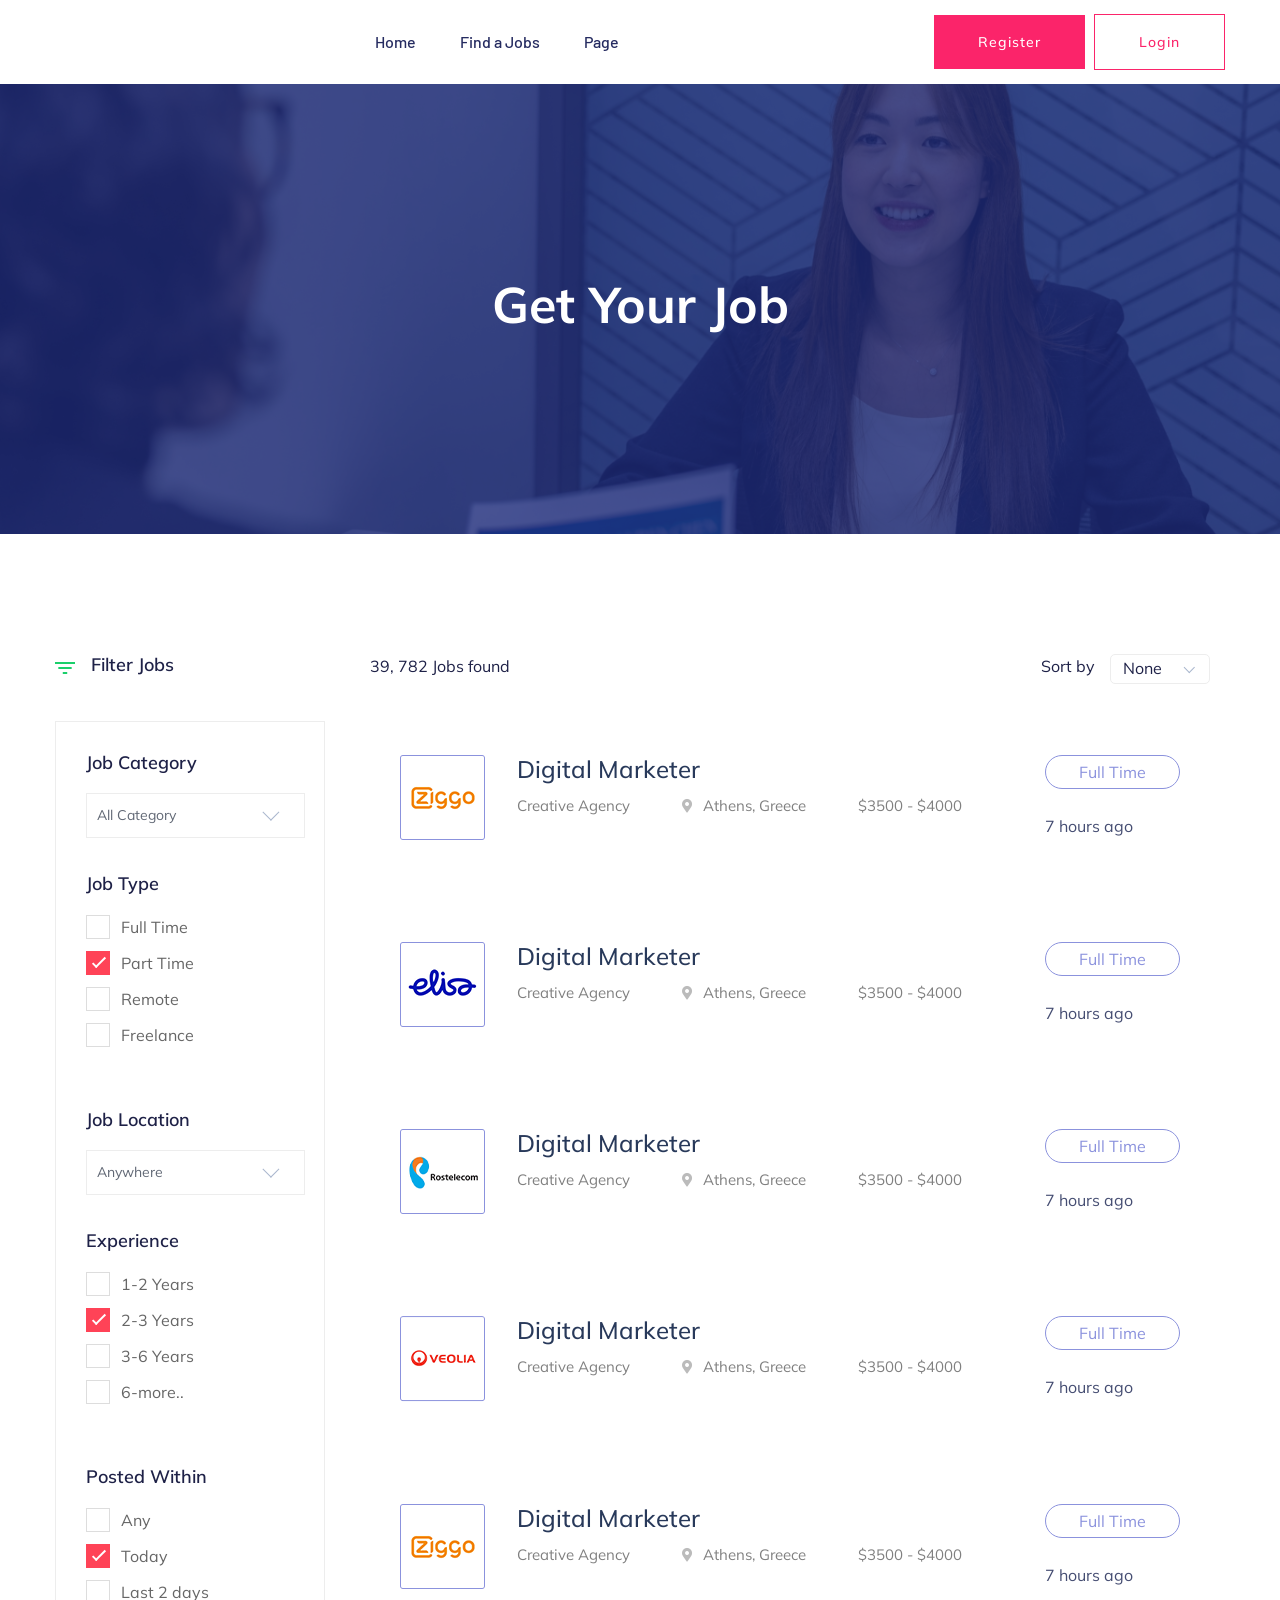
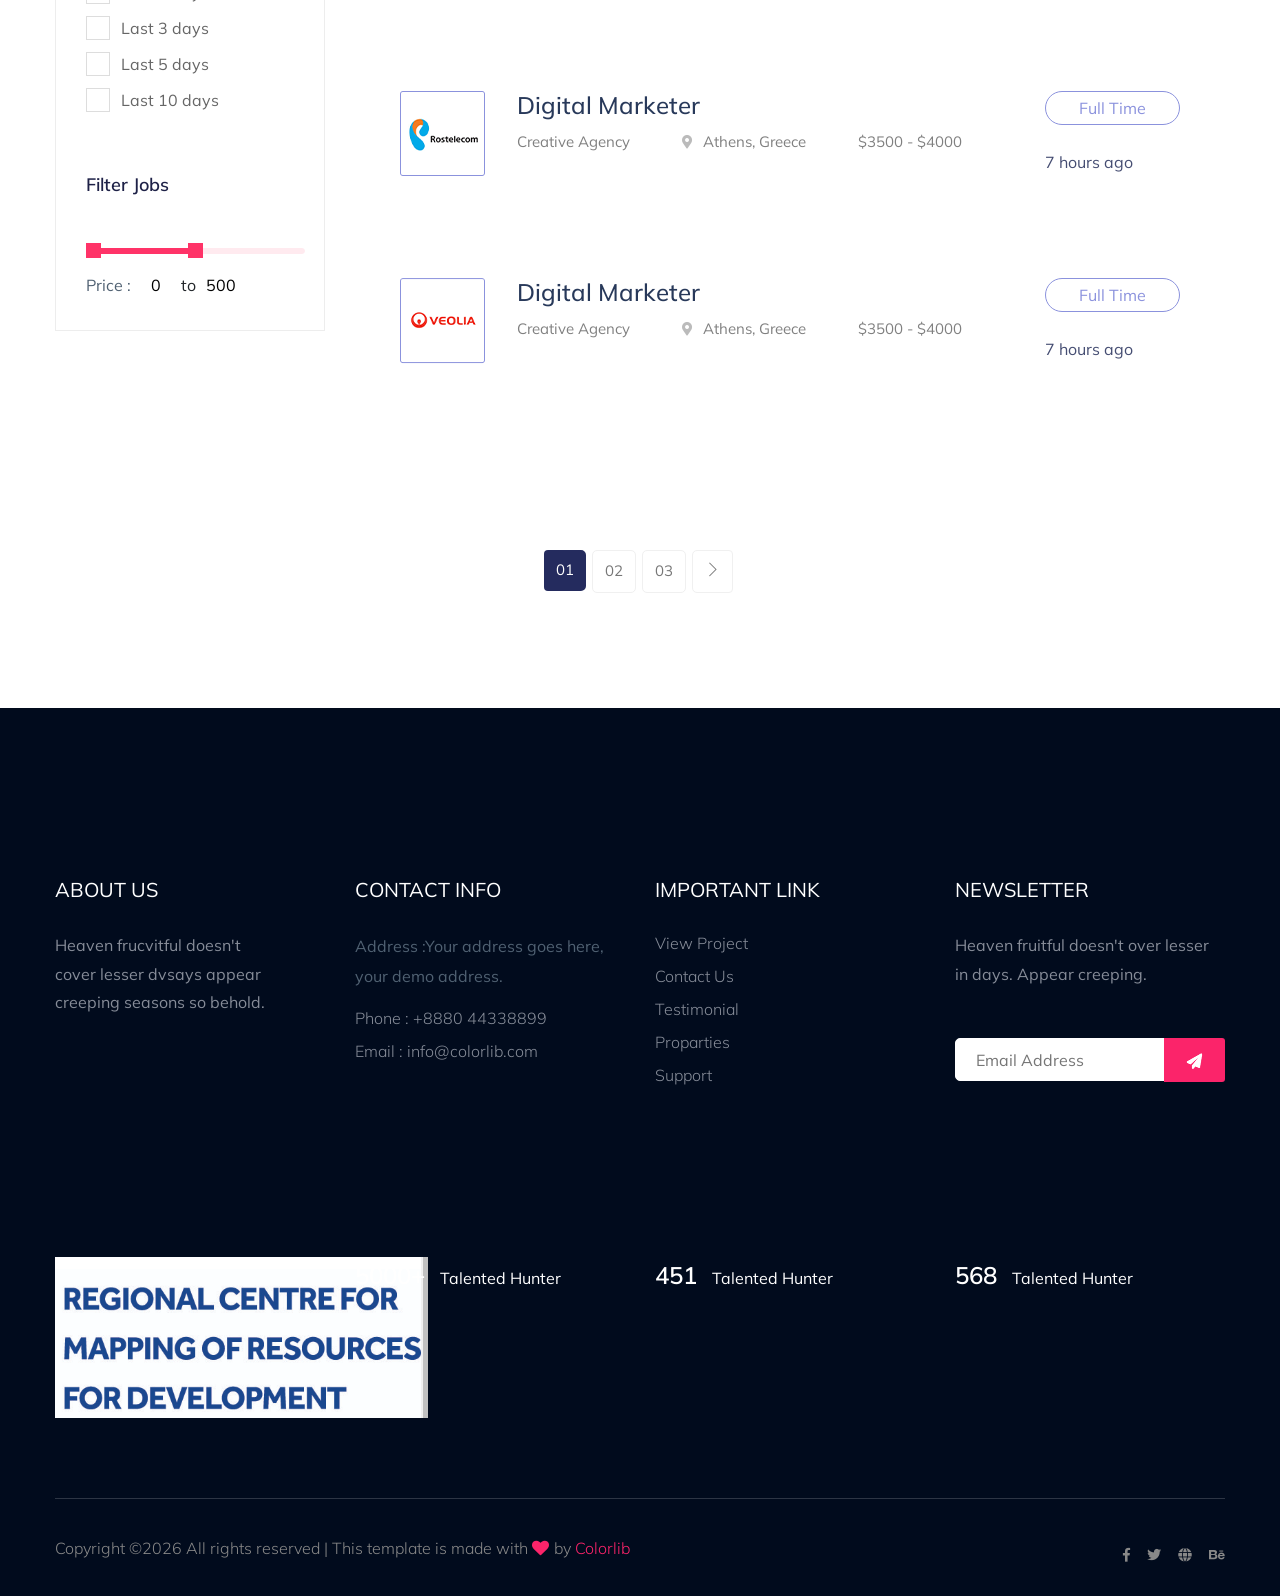
<file: job_listing.html>
<!doctype html>
<html class="no-js" lang="zxx">
    <head>
        <meta charset="utf-8">
        <meta http-equiv="x-ua-compatible" content="ie=edge">
         <title>Job board HTML-5 Template </title>
        <meta name="description" content="">
        <meta name="viewport" content="width=device-width, initial-scale=1">
        <link rel="manifest" href="site.webmanifest">
		<link rel="shortcut icon" type="image/x-icon" href="assets/img/favicon.ico">

		<!-- CSS here -->
            <link rel="stylesheet" href="assets/css/bootstrap.min.css">
            <link rel="stylesheet" href="assets/css/owl.carousel.min.css">
            <link rel="stylesheet" href="assets/css/price_rangs.css">
            <link rel="stylesheet" href="assets/css/flaticon.css">
            <link rel="stylesheet" href="assets/css/slicknav.css">
            <link rel="stylesheet" href="assets/css/animate.min.css">
            <link rel="stylesheet" href="assets/css/magnific-popup.css">
            <link rel="stylesheet" href="assets/css/fontawesome-all.min.css">
            <link rel="stylesheet" href="assets/css/themify-icons.css">
            <link rel="stylesheet" href="assets/css/slick.css">
            <link rel="stylesheet" href="assets/css/nice-select.css">
            <link rel="stylesheet" href="assets/css/style.css">
   </head>

   <body>
    <!-- Preloader Start -->
    <div id="preloader-active">
        <div class="preloader d-flex align-items-center justify-content-center">
            <div class="preloader-inner position-relative">
                <div class="preloader-circle"></div>
                <div class="preloader-img pere-text">
                    <img src="assets/img/logo/logo.png" alt="">
                </div>
            </div>
        </div>
    </div>
    <!-- Preloader Start -->
    <header>
        <!-- Header Start -->
       <div class="header-area header-transparrent">
           <div class="headder-top header-sticky">
                <div class="container">
                    <div class="row align-items-center">
                        <div class="col-lg-3 col-md-2">
                            <!-- Logo -->
                            <div class="logo">
                                <!-- <a href="index.html"><img src="assets/img/logo/logo.png" alt=""></a> -->
                            </div>  
                        </div>
                        <div class="col-lg-9 col-md-9">
                            <div class="menu-wrapper">
                                <!-- Main-menu -->
                                <div class="main-menu">
                                    <nav class="d-none d-lg-block">
                                        <ul id="navigation">
                                            <li><a href="index.php">Home</a></li>
                                            <li><a href="job_listing.html">Find a Jobs </a></li>
                                            <li><a href="#">Page</a>
                                                <ul class="submenu">
                                                    <li><a href="blog.html">Blog</a></li>
                                                    <li><a href="single-blog.html">Blog Details</a></li>
                                                    <li><a href="elements.html">Elements</a></li>
                                                    <li><a href="job_details.html">job Details</a></li>
                                                </ul>
                                            </li>
                                
                                        </ul>
                                    </nav>
                                </div>          
                                <!-- Header-btn -->
                                <div class="header-btn d-none f-right d-lg-block">
                                    <a href="#" class="btn head-btn1">Register</a>
                                    <a href="#" class="btn head-btn2">Login</a>
                                </div>
                            </div>
                        </div>
                        <!-- Mobile Menu -->
                        <div class="col-12">
                            <div class="mobile_menu d-block d-lg-none"></div>
                        </div>
                    </div>
                </div>
           </div>
       </div>
        <!-- Header End -->
    </header>
    <main>

        <!-- Hero Area Start-->
        <div class="slider-area ">
            <div class="single-slider section-overly slider-height2 d-flex align-items-center" data-background="assets/img/hero/about.jpg">
                <div class="container">
                    <div class="row">
                        <div class="col-xl-12">
                            <div class="hero-cap text-center">
                                <h2>Get your job</h2>
                            </div>
                        </div>
                    </div>
                </div>
            </div>
        </div>
        <!-- Hero Area End -->
        <!-- Job List Area Start -->
        <div class="job-listing-area pt-120 pb-120">
            <div class="container">
                <div class="row">
                    <!-- Left content -->
                    <div class="col-xl-3 col-lg-3 col-md-4">
                        <div class="row">
                            <div class="col-12">
                                    <div class="small-section-tittle2 mb-45">
                                    <div class="ion"> <svg 
                                        xmlns="http://www.w3.org/2000/svg"
                                        xmlns:xlink="http://www.w3.org/1999/xlink"
                                        width="20px" height="12px">
                                    <path fill-rule="evenodd"  fill="rgb(27, 207, 107)"
                                        d="M7.778,12.000 L12.222,12.000 L12.222,10.000 L7.778,10.000 L7.778,12.000 ZM-0.000,-0.000 L-0.000,2.000 L20.000,2.000 L20.000,-0.000 L-0.000,-0.000 ZM3.333,7.000 L16.667,7.000 L16.667,5.000 L3.333,5.000 L3.333,7.000 Z"/>
                                    </svg>
                                    </div>
                                    <h4>Filter Jobs</h4>
                                </div>
                            </div>
                        </div>
                        <!-- Job Category Listing start -->
                        <div class="job-category-listing mb-50">
                            <!-- single one -->
                            <div class="single-listing">
                               <div class="small-section-tittle2">
                                     <h4>Job Category</h4>
                               </div>
                                <!-- Select job items start -->
                                <div class="select-job-items2">
                                    <select name="select">
                                        <option value="">All Category</option>
                                        <option value="">Category 1</option>
                                        <option value="">Category 2</option>
                                        <option value="">Category 3</option>
                                        <option value="">Category 4</option>
                                    </select>
                                </div>
                                <!--  Select job items End-->
                                <!-- select-Categories start -->
                                <div class="select-Categories pt-80 pb-50">
                                    <div class="small-section-tittle2">
                                        <h4>Job Type</h4>
                                    </div>
                                    <label class="container">Full Time
                                        <input type="checkbox" >
                                        <span class="checkmark"></span>
                                    </label>
                                    <label class="container">Part Time
                                        <input type="checkbox" checked="checked active">
                                        <span class="checkmark"></span>
                                    </label>
                                    <label class="container">Remote
                                        <input type="checkbox">
                                        <span class="checkmark"></span>
                                    </label>
                                    <label class="container">Freelance
                                        <input type="checkbox">
                                        <span class="checkmark"></span>
                                    </label>
                                </div>
                                <!-- select-Categories End -->
                            </div>
                            <!-- single two -->
                            <div class="single-listing">
                               <div class="small-section-tittle2">
                                     <h4>Job Location</h4>
                               </div>
                                <!-- Select job items start -->
                                <div class="select-job-items2">
                                    <select name="select">
                                        <option value="">Anywhere</option>
                                        <option value="">Category 1</option>
                                        <option value="">Category 2</option>
                                        <option value="">Category 3</option>
                                        <option value="">Category 4</option>
                                    </select>
                                </div>
                                <!--  Select job items End-->
                                <!-- select-Categories start -->
                                <div class="select-Categories pt-80 pb-50">
                                    <div class="small-section-tittle2">
                                        <h4>Experience</h4>
                                    </div>
                                    <label class="container">1-2 Years
                                        <input type="checkbox" >
                                        <span class="checkmark"></span>
                                    </label>
                                    <label class="container">2-3 Years
                                        <input type="checkbox" checked="checked active">
                                        <span class="checkmark"></span>
                                    </label>
                                    <label class="container">3-6 Years
                                        <input type="checkbox">
                                        <span class="checkmark"></span>
                                    </label>
                                    <label class="container">6-more..
                                        <input type="checkbox">
                                        <span class="checkmark"></span>
                                    </label>
                                </div>
                                <!-- select-Categories End -->
                            </div>
                            <!-- single three -->
                            <div class="single-listing">
                                <!-- select-Categories start -->
                                <div class="select-Categories pb-50">
                                    <div class="small-section-tittle2">
                                        <h4>Posted Within</h4>
                                    </div>
                                    <label class="container">Any
                                        <input type="checkbox" >
                                        <span class="checkmark"></span>
                                    </label>
                                    <label class="container">Today
                                        <input type="checkbox" checked="checked active">
                                        <span class="checkmark"></span>
                                    </label>
                                    <label class="container">Last 2 days
                                        <input type="checkbox">
                                        <span class="checkmark"></span>
                                    </label>
                                    <label class="container">Last 3 days
                                        <input type="checkbox">
                                        <span class="checkmark"></span>
                                    </label>
                                    <label class="container">Last 5 days
                                        <input type="checkbox">
                                        <span class="checkmark"></span>
                                    </label>
                                    <label class="container">Last 10 days
                                        <input type="checkbox">
                                        <span class="checkmark"></span>
                                    </label>
                                </div>
                                <!-- select-Categories End -->
                            </div>
                            <div class="single-listing">
                                <!-- Range Slider Start -->
                                <aside class="left_widgets p_filter_widgets price_rangs_aside sidebar_box_shadow">
                                    <div class="small-section-tittle2">
                                        <h4>Filter Jobs</h4>
                                    </div>
                                    <div class="widgets_inner">
                                        <div class="range_item">
                                            <!-- <div id="slider-range"></div> -->
                                            <input type="text" class="js-range-slider" value="" />
                                            <div class="d-flex align-items-center">
                                                <div class="price_text">
                                                    <p>Price :</p>
                                                </div>
                                                <div class="price_value d-flex justify-content-center">
                                                    <input type="text" class="js-input-from" id="amount" readonly />
                                                    <span>to</span>
                                                    <input type="text" class="js-input-to" id="amount" readonly />
                                                </div>
                                            </div>
                                        </div>
                                    </div>
                                </aside>
                              <!-- Range Slider End -->
                            </div>
                        </div>
                        <!-- Job Category Listing End -->
                    </div>
                    <!-- Right content -->
                    <div class="col-xl-9 col-lg-9 col-md-8">
                        <!-- Featured_job_start -->
                        <section class="featured-job-area">
                            <div class="container">
                                <!-- Count of Job list Start -->
                                <div class="row">
                                    <div class="col-lg-12">
                                        <div class="count-job mb-35">
                                            <span>39, 782 Jobs found</span>
                                            <!-- Select job items start -->
                                            <div class="select-job-items">
                                                <span>Sort by</span>
                                                <select name="select">
                                                    <option value="">None</option>
                                                    <option value="">job list</option>
                                                    <option value="">job list</option>
                                                    <option value="">job list</option>
                                                </select>
                                            </div>
                                            <!--  Select job items End-->
                                        </div>
                                    </div>
                                </div>
                                <!-- Count of Job list End -->
                                <!-- single-job-content -->
                                <div class="single-job-items mb-30">
                                    <div class="job-items">
                                        <div class="company-img">
                                            <a href="#"><img src="assets/img/icon/job-list1.png" alt=""></a>
                                        </div>
                                        <div class="job-tittle job-tittle2">
                                            <a href="#">
                                                <h4>Digital Marketer</h4>
                                            </a>
                                            <ul>
                                                <li>Creative Agency</li>
                                                <li><i class="fas fa-map-marker-alt"></i>Athens, Greece</li>
                                                <li>$3500 - $4000</li>
                                            </ul>
                                        </div>
                                    </div>
                                    <div class="items-link items-link2 f-right">
                                        <a href="job_details.html">Full Time</a>
                                        <span>7 hours ago</span>
                                    </div>
                                </div>
                                <!-- single-job-content -->
                                <div class="single-job-items mb-30">
                                    <div class="job-items">
                                        <div class="company-img">
                                            <a href="#"><img src="assets/img/icon/job-list2.png" alt=""></a>
                                        </div>
                                        <div class="job-tittle job-tittle2">
                                            <a href="#">
                                                <h4>Digital Marketer</h4>
                                            </a>
                                            <ul>
                                                <li>Creative Agency</li>
                                                <li><i class="fas fa-map-marker-alt"></i>Athens, Greece</li>
                                                <li>$3500 - $4000</li>
                                            </ul>
                                        </div>
                                    </div>
                                    <div class="items-link items-link2 f-right">
                                        <a href="job_details.html">Full Time</a>
                                        <span>7 hours ago</span>
                                    </div>
                                </div>
                                <!-- single-job-content -->
                                <div class="single-job-items mb-30">
                                    <div class="job-items">
                                        <div class="company-img">
                                            <a href="#"><img src="assets/img/icon/job-list3.png" alt=""></a>
                                        </div>
                                        <div class="job-tittle job-tittle2">
                                            <a href="#">
                                                <h4>Digital Marketer</h4>
                                            </a>
                                            <ul>
                                                <li>Creative Agency</li>
                                                <li><i class="fas fa-map-marker-alt"></i>Athens, Greece</li>
                                                <li>$3500 - $4000</li>
                                            </ul>
                                        </div>
                                    </div>
                                    <div class="items-link items-link2 f-right">
                                        <a href="job_details.html">Full Time</a>
                                        <span>7 hours ago</span>
                                    </div>
                                </div>
                                <!-- single-job-content -->
                                <div class="single-job-items mb-30">
                                    <div class="job-items">
                                        <div class="company-img">
                                            <a href="#"><img src="assets/img/icon/job-list4.png" alt=""></a>
                                        </div>
                                        <div class="job-tittle job-tittle2">
                                            <a href="#">
                                                <h4>Digital Marketer</h4>
                                            </a>
                                            <ul>
                                                <li>Creative Agency</li>
                                                <li><i class="fas fa-map-marker-alt"></i>Athens, Greece</li>
                                                <li>$3500 - $4000</li>
                                            </ul>
                                        </div>
                                    </div>
                                    <div class="items-link items-link2 f-right">
                                        <a href="job_details.html">Full Time</a>
                                        <span>7 hours ago</span>
                                    </div>
                                </div>
                                <!-- single-job-content -->
                                <div class="single-job-items mb-30">
                                    <div class="job-items">
                                        <div class="company-img">
                                            <a href="#"><img src="assets/img/icon/job-list1.png" alt=""></a>
                                        </div>
                                        <div class="job-tittle job-tittle2">
                                            <a href="#">
                                                <h4>Digital Marketer</h4>
                                            </a>
                                            <ul>
                                                <li>Creative Agency</li>
                                                <li><i class="fas fa-map-marker-alt"></i>Athens, Greece</li>
                                                <li>$3500 - $4000</li>
                                            </ul>
                                        </div>
                                    </div>
                                    <div class="items-link items-link2 f-right">
                                        <a href="job_details.html">Full Time</a>
                                        <span>7 hours ago</span>
                                    </div>
                                </div>
                                <!-- single-job-content -->
                                <div class="single-job-items mb-30">
                                    <div class="job-items">
                                        <div class="company-img">
                                            <a href="#"><img src="assets/img/icon/job-list3.png" alt=""></a>
                                        </div>
                                        <div class="job-tittle job-tittle2">
                                            <a href="#">
                                                <h4>Digital Marketer</h4>
                                            </a>
                                            <ul>
                                                <li>Creative Agency</li>
                                                <li><i class="fas fa-map-marker-alt"></i>Athens, Greece</li>
                                                <li>$3500 - $4000</li>
                                            </ul>
                                        </div>
                                    </div>
                                    <div class="items-link items-link2 f-right">
                                        <a href="job_details.html">Full Time</a>
                                        <span>7 hours ago</span>
                                    </div>
                                </div>
                                <!-- single-job-content -->
                                <div class="single-job-items mb-30">
                                    <div class="job-items">
                                        <div class="company-img">
                                            <a href="#"><img src="assets/img/icon/job-list4.png" alt=""></a>
                                        </div>
                                        <div class="job-tittle job-tittle2">
                                            <a href="#">
                                                <h4>Digital Marketer</h4>
                                            </a>
                                            <ul>
                                                <li>Creative Agency</li>
                                                <li><i class="fas fa-map-marker-alt"></i>Athens, Greece</li>
                                                <li>$3500 - $4000</li>
                                            </ul>
                                        </div>
                                    </div>
                                    <div class="items-link items-link2 f-right">
                                        <a href="job_details.html">Full Time</a>
                                        <span>7 hours ago</span>
                                    </div>
                                </div>
                            </div>
                        </section>
                        <!-- Featured_job_end -->
                    </div>
                </div>
            </div>
        </div>
        <!-- Job List Area End -->
        <!--Pagination Start  -->
        <div class="pagination-area pb-115 text-center">
            <div class="container">
                <div class="row">
                    <div class="col-xl-12">
                        <div class="single-wrap d-flex justify-content-center">
                            <nav aria-label="Page navigation example">
                                <ul class="pagination justify-content-start">
                                    <li class="page-item active"><a class="page-link" href="#">01</a></li>
                                    <li class="page-item"><a class="page-link" href="#">02</a></li>
                                    <li class="page-item"><a class="page-link" href="#">03</a></li>
                                <li class="page-item"><a class="page-link" href="#"><span class="ti-angle-right"></span></a></li>
                                </ul>
                            </nav>
                        </div>
                    </div>
                </div>
            </div>
        </div>
        <!--Pagination End  -->
        
    </main>
    <footer>
        <!-- Footer Start-->
        <div class="footer-area footer-bg footer-padding">
            <div class="container">
                <div class="row d-flex justify-content-between">
                    <div class="col-xl-3 col-lg-3 col-md-4 col-sm-6">
                       <div class="single-footer-caption mb-50">
                         <div class="single-footer-caption mb-30">
                             <div class="footer-tittle">
                                 <h4>About Us</h4>
                                 <div class="footer-pera">
                                     <p>Heaven frucvitful doesn't cover lesser dvsays appear creeping seasons so behold.</p>
                                </div>
                             </div>
                         </div>

                       </div>
                    </div>
                    <div class="col-xl-3 col-lg-3 col-md-4 col-sm-5">
                        <div class="single-footer-caption mb-50">
                            <div class="footer-tittle">
                                <h4>Contact Info</h4>
                                <ul>
                                    <li>
                                    <p>Address :Your address goes
                                        here, your demo address.</p>
                                    </li>
                                    <li><a href="#">Phone : +8880 44338899</a></li>
                                    <li><a href="#">Email : info@colorlib.com</a></li>
                                </ul>
                            </div>

                        </div>
                    </div>
                    <div class="col-xl-3 col-lg-3 col-md-4 col-sm-5">
                        <div class="single-footer-caption mb-50">
                            <div class="footer-tittle">
                                <h4>Important Link</h4>
                                <ul>
                                    <li><a href="#"> View Project</a></li>
                                    <li><a href="#">Contact Us</a></li>
                                    <li><a href="#">Testimonial</a></li>
                                    <li><a href="#">Proparties</a></li>
                                    <li><a href="#">Support</a></li>
                                </ul>
                            </div>
                        </div>
                    </div>
                    <div class="col-xl-3 col-lg-3 col-md-4 col-sm-5">
                        <div class="single-footer-caption mb-50">
                            <div class="footer-tittle">
                                <h4>Newsletter</h4>
                                <div class="footer-pera footer-pera2">
                                 <p>Heaven fruitful doesn't over lesser in days. Appear creeping.</p>
                             </div>
                             <!-- Form -->
                             <div class="footer-form" >
                                 <div id="mc_embed_signup">
                                     <form target="_blank" action="https://spondonit.us12.list-manage.com/subscribe/post?u=1462626880ade1ac87bd9c93a&amp;id=92a4423d01"
                                     method="get" class="subscribe_form relative mail_part">
                                         <input type="email" name="email" id="newsletter-form-email" placeholder="Email Address"
                                         class="placeholder hide-on-focus" onfocus="this.placeholder = ''"
                                         onblur="this.placeholder = ' Email Address '">
                                         <div class="form-icon">
                                             <button type="submit" name="submit" id="newsletter-submit"
                                             class="email_icon newsletter-submit button-contactForm"><img src="assets/img/icon/form.png" alt=""></button>
                                         </div>
                                         <div class="mt-10 info"></div>
                                     </form>
                                 </div>
                             </div>
                            </div>
                        </div>
                    </div>
                </div>
               <!--  -->
               <div class="row footer-wejed justify-content-between">
                       <div class="col-xl-3 col-lg-3 col-md-4 col-sm-6">
                          <!-- logo -->
                          <div class="footer-logo mb-20">
                            <a href="index.html"><img src="assets/img/logo/logo2_footer.png" alt=""></a>
                          </div>
                       </div>
                       <div class="col-xl-3 col-lg-3 col-md-4 col-sm-5">
                        <div class="footer-tittle-bottom">
                            <span>5000+</span>
                            <p>Talented Hunter</p>
                        </div>
                       </div>
                       <div class="col-xl-3 col-lg-3 col-md-4 col-sm-5">
                            <div class="footer-tittle-bottom">
                                <span>451</span>
                                <p>Talented Hunter</p>
                            </div>
                       </div>
                       <div class="col-xl-3 col-lg-3 col-md-4 col-sm-5">
                            <!-- Footer Bottom Tittle -->
                            <div class="footer-tittle-bottom">
                                <span>568</span>
                                <p>Talented Hunter</p>
                            </div>
                       </div>
               </div>
            </div>
        </div>
        <!-- footer-bottom area -->
        <div class="footer-bottom-area footer-bg">
            <div class="container">
                <div class="footer-border">
                     <div class="row d-flex justify-content-between align-items-center">
                         <div class="col-xl-10 col-lg-10 ">
                             <div class="footer-copy-right">
                                 <p><!-- Link back to Colorlib can't be removed. Template is licensed under CC BY 3.0. -->
  Copyright &copy;<script>document.write(new Date().getFullYear());</script> All rights reserved | This template is made with <i class="fa fa-heart" aria-hidden="true"></i> by <a href="https://colorlib.com" target="_blank">Colorlib</a>
  <!-- Link back to Colorlib can't be removed. Template is licensed under CC BY 3.0. --></p>
                             </div>
                         </div>
                         <div class="col-xl-2 col-lg-2">
                             <div class="footer-social f-right">
                                 <a href="#"><i class="fab fa-facebook-f"></i></a>
                                 <a href="#"><i class="fab fa-twitter"></i></a>
                                 <a href="#"><i class="fas fa-globe"></i></a>
                                 <a href="#"><i class="fab fa-behance"></i></a>
                             </div>
                         </div>
                     </div>
                </div>
            </div>
        </div>
        <!-- Footer End-->
    </footer>

	<!-- JS here -->
	
		<!-- All JS Custom Plugins Link Here here -->
        <script src="./assets/js/vendor/modernizr-3.5.0.min.js"></script>
		<!-- Jquery, Popper, Bootstrap -->
		<script src="./assets/js/vendor/jquery-1.12.4.min.js"></script>
        <script src="./assets/js/popper.min.js"></script>
        <script src="./assets/js/bootstrap.min.js"></script>
	    <!-- Jquery Mobile Menu -->
        <script src="./assets/js/jquery.slicknav.min.js"></script>

		<!-- Jquery Slick , Owl-Carousel Range -->
        <script src="./assets/js/owl.carousel.min.js"></script>
        <script src="./assets/js/slick.min.js"></script>
        <script src="./assets/js/price_rangs.js"></script>
		<!-- One Page, Animated-HeadLin -->
        <script src="./assets/js/wow.min.js"></script>
		<script src="./assets/js/animated.headline.js"></script>
        <script src="./assets/js/jquery.magnific-popup.js"></script>

		<!-- Scrollup, nice-select, sticky -->
        <script src="./assets/js/jquery.scrollUp.min.js"></script>
        <script src="./assets/js/jquery.nice-select.min.js"></script>
		<script src="./assets/js/jquery.sticky.js"></script>
        
        <!-- contact js -->
        <script src="./assets/js/contact.js"></script>
        <script src="./assets/js/jquery.form.js"></script>
        <script src="./assets/js/jquery.validate.min.js"></script>
        <script src="./assets/js/mail-script.js"></script>
        <script src="./assets/js/jquery.ajaxchimp.min.js"></script>
        
		<!-- Jquery Plugins, main Jquery -->	
        <script src="./assets/js/plugins.js"></script>
        <script src="main.js"></script>
        
    </body>
</html>
</file>
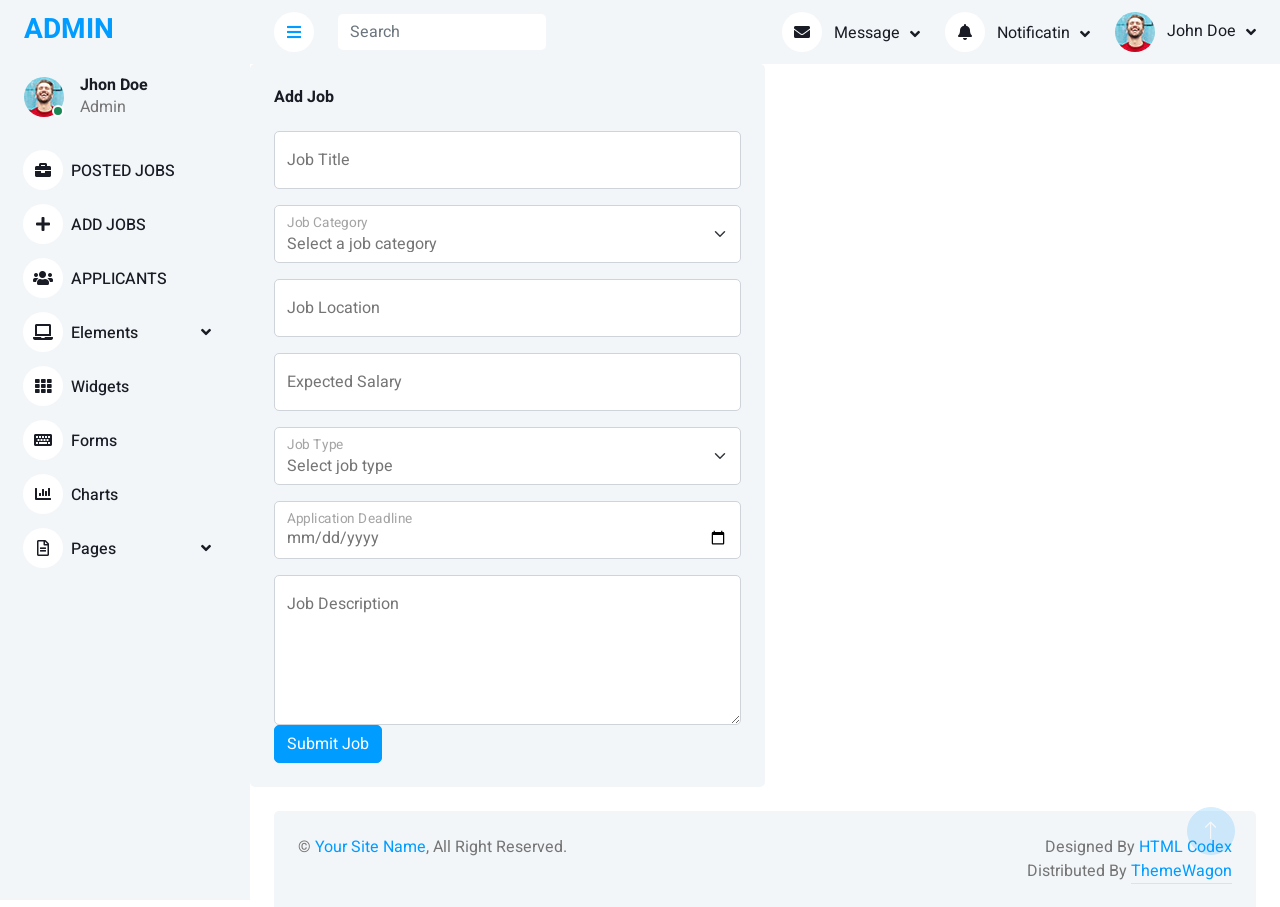
<file: dashboard/add_jobs.html>
<!DOCTYPE html>
<html lang="en">

<head>
    <meta charset="utf-8">
    <title>DASHMIN - Bootstrap Admin Template</title>
    <meta content="width=device-width, initial-scale=1.0" name="viewport">
    <meta content="" name="keywords">
    <meta content="" name="description">

    <!-- Favicon -->
    <link href="img/favicon.ico" rel="icon">

    <!-- Google Web Fonts -->
    <link rel="preconnect" href="https://fonts.googleapis.com">
    <link rel="preconnect" href="https://fonts.gstatic.com" crossorigin>
    <link href="https://fonts.googleapis.com/css2?family=Heebo:wght@400;500;600;700&display=swap" rel="stylesheet">
    
    <!-- Icon Font Stylesheet -->
    <link href="https://cdnjs.cloudflare.com/ajax/libs/font-awesome/5.10.0/css/all.min.css" rel="stylesheet">
    <link href="https://cdn.jsdelivr.net/npm/bootstrap-icons@1.4.1/font/bootstrap-icons.css" rel="stylesheet">

    <!-- Libraries Stylesheet -->
    <link href="lib/owlcarousel/assets/owl.carousel.min.css" rel="stylesheet">
    <link href="lib/tempusdominus/css/tempusdominus-bootstrap-4.min.css" rel="stylesheet" />

    <!-- Customized Bootstrap Stylesheet -->
    <link href="css/bootstrap.min.css" rel="stylesheet">

    <!-- Template Stylesheet -->
    <link href="css/style.css" rel="stylesheet">
</head>

<body>
    <div class="container-xxl position-relative bg-white d-flex p-0">
        <!-- Spinner Start -->
        <div id="spinner" class="show bg-white position-fixed translate-middle w-100 vh-100 top-50 start-50 d-flex align-items-center justify-content-center">
            <div class="spinner-border text-primary" style="width: 3rem; height: 3rem;" role="status">
                <span class="sr-only">Loading...</span>
            </div>
        </div>
        <!-- Spinner End -->


        <!-- Sidebar Start -->
        <div class="sidebar pe-4 pb-3">
            <nav class="navbar bg-light navbar-light">
                <a href="index.php" class="navbar-brand mx-4 mb-3">
                    <h3 class="text-primary">ADMIN</h3>
                </a>
                <div class="d-flex align-items-center ms-4 mb-4">
                    <div class="position-relative">
                        <img class="rounded-circle" src="img/user.jpg" alt="" style="width: 40px; height: 40px;">
                        <div class="bg-success rounded-circle border border-2 border-white position-absolute end-0 bottom-0 p-1"></div>
                    </div>
                    <div class="ms-3">
                        <h6 class="mb-0">Jhon Doe</h6>
                        <span>Admin</span>
                    </div>
                </div>
                <div class="navbar-nav w-100">
                    <!-- <a href="index.php" class="nav-item nav-link active"><i class="fa fa-tachometer-alt me-2"></i>POSTED JOBS</a> -->
                    <a href="index.php" class="nav-item nav-link"><i class="fa fa-briefcase me-2"></i>POSTED JOBS</a>
                    <a href="add_jobs.html" class="nav-item nav-link"> <i class="fa fa-plus me-2"></i>ADD JOBS</a>
                    <a href="table.php" class="nav-item nav-link"> <i class="fa fa-users me-2"></i>APPLICANTS</a>
                    <div class="nav-item dropdown">
                        <a href="#" class="nav-link dropdown-toggle" data-bs-toggle="dropdown"><i class="fa fa-laptop me-2"></i>Elements</a>
                        <div class="dropdown-menu bg-transparent border-0">
                            <a href="button.html" class="dropdown-item">Buttons</a>
                            <a href="typography.html" class="dropdown-item">Typography</a>
                            <a href="element.html" class="dropdown-item">Other Elements</a>
                        </div>
                    </div>
                    
                    <a href="widget.html" class="nav-item nav-link"><i class="fa fa-th me-2"></i>Widgets</a>
                    <a href="form.html" class="nav-item nav-link"><i class="fa fa-keyboard me-2"></i>Forms</a>
                    <!-- <a href="table.html" class="nav-item nav-link"><i class="fa fa-table me-2"></i>APPLICANTS</a> -->
                    <a href="chart.html" class="nav-item nav-link"><i class="fa fa-chart-bar me-2"></i>Charts</a>
                    <div class="nav-item dropdown">
                        <a href="#" class="nav-link dropdown-toggle" data-bs-toggle="dropdown"><i class="far fa-file-alt me-2"></i>Pages</a>
                        <div class="dropdown-menu bg-transparent border-0">
                            <a href="signin.html" class="dropdown-item">Sign In</a>
                            <a href="signup.html" class="dropdown-item">Sign Up</a>
                            <a href="404.html" class="dropdown-item">404 Error</a>
                            <a href="blank.html" class="dropdown-item">Blank Page</a>
                        </div>
                    </div>
                </div>
            </nav>
        </div>
        <!-- Sidebar End -->


        <!-- Content Start -->
        <div class="content">
            <!-- Navbar Start -->
            <nav class="navbar navbar-expand bg-light navbar-light sticky-top px-4 py-0">
                <a href="index.php" class="navbar-brand d-flex d-lg-none me-4">
                    <h2 class="text-primary mb-0"><i class="fa fa-hashtag"></i></h2>
                </a>
                <a href="#" class="sidebar-toggler flex-shrink-0">
                    <i class="fa fa-bars"></i>
                </a>
                <form class="d-none d-md-flex ms-4">
                    <input class="form-control border-0" type="search" placeholder="Search">
                </form>
                <div class="navbar-nav align-items-center ms-auto">
                    <div class="nav-item dropdown">
                        <a href="#" class="nav-link dropdown-toggle" data-bs-toggle="dropdown">
                            <i class="fa fa-envelope me-lg-2"></i>
                            <span class="d-none d-lg-inline-flex">Message</span>
                        </a>
                        <div class="dropdown-menu dropdown-menu-end bg-light border-0 rounded-0 rounded-bottom m-0">
                            <a href="#" class="dropdown-item">
                                <div class="d-flex align-items-center">
                                    <img class="rounded-circle" src="img/user.jpg" alt="" style="width: 40px; height: 40px;">
                                    <div class="ms-2">
                                        <h6 class="fw-normal mb-0">Jhon send you a message</h6>
                                        <small>15 minutes ago</small>
                                    </div>
                                </div>
                            </a>
                            <hr class="dropdown-divider">
                            <a href="#" class="dropdown-item">
                                <div class="d-flex align-items-center">
                                    <img class="rounded-circle" src="img/user.jpg" alt="" style="width: 40px; height: 40px;">
                                    <div class="ms-2">
                                        <h6 class="fw-normal mb-0">Jhon send you a message</h6>
                                        <small>15 minutes ago</small>
                                    </div>
                                </div>
                            </a>
                            <hr class="dropdown-divider">
                            <a href="#" class="dropdown-item">
                                <div class="d-flex align-items-center">
                                    <img class="rounded-circle" src="img/user.jpg" alt="" style="width: 40px; height: 40px;">
                                    <div class="ms-2">
                                        <h6 class="fw-normal mb-0">Jhon send you a message</h6>
                                        <small>15 minutes ago</small>
                                    </div>
                                </div>
                            </a>
                            <hr class="dropdown-divider">
                            <a href="#" class="dropdown-item text-center">See all message</a>
                        </div>
                    </div>
                    <div class="nav-item dropdown">
                        <a href="#" class="nav-link dropdown-toggle" data-bs-toggle="dropdown">
                            <i class="fa fa-bell me-lg-2"></i>
                            <span class="d-none d-lg-inline-flex">Notificatin</span>
                        </a>
                        <div class="dropdown-menu dropdown-menu-end bg-light border-0 rounded-0 rounded-bottom m-0">
                            <a href="#" class="dropdown-item">
                                <h6 class="fw-normal mb-0">Profile updated</h6>
                                <small>15 minutes ago</small>
                            </a>
                            <hr class="dropdown-divider">
                            <a href="#" class="dropdown-item">
                                <h6 class="fw-normal mb-0">New user added</h6>
                                <small>15 minutes ago</small>
                            </a>
                            <hr class="dropdown-divider">
                            <a href="#" class="dropdown-item">
                                <h6 class="fw-normal mb-0">Password changed</h6>
                                <small>15 minutes ago</small>
                            </a>
                            <hr class="dropdown-divider">
                            <a href="#" class="dropdown-item text-center">See all notifications</a>
                        </div>
                    </div>
                    <div class="nav-item dropdown">
                        <a href="#" class="nav-link dropdown-toggle" data-bs-toggle="dropdown">
                            <img class="rounded-circle me-lg-2" src="img/user.jpg" alt="" style="width: 40px; height: 40px;">
                            <span class="d-none d-lg-inline-flex">John Doe</span>
                        </a>
                        <div class="dropdown-menu dropdown-menu-end bg-light border-0 rounded-0 rounded-bottom m-0">
                            <a href="#" class="dropdown-item">My Profile</a>
                            <a href="#" class="dropdown-item">Settings</a>
                            <a href="#" class="dropdown-item">Log Out</a>
                        </div>
                    </div>
                </div>
            </nav>
            <!-- Navbar End -->


      


            <div class="col-sm-12 col-xl-6">
              <div class="bg-light rounded h-100 p-4">
                  <h6 class="mb-4">Add Job</h6>

                  <form action="../dashboard/php/submit_job.php" method="post">
                    <div class="form-floating mb-3">
                      <input type="text" class="form-control" id="floatingJobTitle" name="jobTitle" placeholder="Job Title" required>
                      <label for="floatingJobTitle">Job Title</label>
                    </div>
                  
                    <div class="form-floating mb-3">
                      <select class="form-select" id="jobCategorySelect"  name="jobCategory"  aria-label="Job category select" required>
                        <option selected disabled value="">Select a job category</option>
                        <option value="software_engineering">Software Engineering</option>
                        <option value="data_science">Data Science</option>
                        <option value="design">Design</option>
                        <option value="marketing">Marketing</option>
                        <option value="human_resources">Human Resources</option>
                        <option value="sales">Sales</option>
                      </select>
                      <label for="jobCategorySelect">Job Category</label>
                    </div>
                  
                    <div class="form-floating mb-3">
                      <input type="text" class="form-control" id="floatingJobLocation"  name="jobLocation"  placeholder="Job Location" required>
                      <label for="floatingJobLocation">Job Location</label>
                    </div>
                  
                    <div class="form-floating mb-3">
                      <input type="number" class="form-control" id="floatingSalary" name="salary" placeholder="Salary" required>
                      <label for="floatingSalary">Expected Salary</label>
                    </div>
                  
                    <div class="form-floating mb-3">
                      <select class="form-select" id="jobTypeSelect" name="jobType" aria-label="Job type select" required>
                        <option selected disabled value="">Select job type</option>
                        <option value="full_time">Full-time</option>
                        <option value="part_time">Part-time</option>
                        <option value="contract">Contract</option>
                        <option value="internship">Internship</option>
                      </select>
                      <label for="jobTypeSelect">Job Type</label>
                    </div>
                  
                    <div class="form-floating mb-3">
                      <input type="date" class="form-control" id="floatingDeadline"  name="deadline" required>
                      <label for="floatingDeadline">Application Deadline</label>
                    </div>
                  
                    <div class="form-floating">
                      <textarea class="form-control" placeholder="Enter the job description here" id="floatingTextarea"   name="jobDescription" style="height: 150px;" required></textarea>
                      <label for="floatingTextarea">Job Description</label>
                    </div>
                  
                    <button type="submit" class="btn btn-primary" value="submit">Submit Job</button>
                  </form>
                  
              </div>
          </div>

          

           

           


            <!-- Footer Start -->
            <div class="container-fluid pt-4 px-4">
                <div class="bg-light rounded-top p-4">
                    <div class="row">
                        <div class="col-12 col-sm-6 text-center text-sm-start">
                            &copy; <a href="#">Your Site Name</a>, All Right Reserved. 
                        </div>
                        <div class="col-12 col-sm-6 text-center text-sm-end">
                            <!--/*** This template is free as long as you keep the footer author’s credit link/attribution link/backlink. If you'd like to use the template without the footer author’s credit link/attribution link/backlink, you can purchase the Credit Removal License from "https://htmlcodex.com/credit-removal". Thank you for your support. ***/-->
                            Designed By <a href="https://htmlcodex.com">HTML Codex</a>
                        </br>
                        Distributed By <a class="border-bottom" href="https://themewagon.com" target="_blank">ThemeWagon</a>
                        </div>
                    </div>
                </div>
            </div>
            <!-- Footer End -->
        </div>
        <!-- Content End -->


        <!-- Back to Top -->
        <a href="#" class="btn btn-lg btn-primary btn-lg-square back-to-top"><i class="bi bi-arrow-up"></i></a>
    </div>

    <!-- JavaScript Libraries -->
    <script src="https://code.jquery.com/jquery-3.4.1.min.js"></script>
    <script src="https://cdn.jsdelivr.net/npm/bootstrap@5.0.0/dist/js/bootstrap.bundle.min.js"></script>
    <script src="lib/chart/chart.min.js"></script>
    <script src="lib/easing/easing.min.js"></script>
    <script src="lib/waypoints/waypoints.min.js"></script>
    <script src="lib/owlcarousel/owl.carousel.min.js"></script>
    <script src="lib/tempusdominus/js/moment.min.js"></script>
    <script src="lib/tempusdominus/js/moment-timezone.min.js"></script>
    <script src="lib/tempusdominus/js/tempusdominus-bootstrap-4.min.js"></script>

    <!-- Template Javascript -->
    <script src="js/main.js"></script>
</body>

</html>
</file>
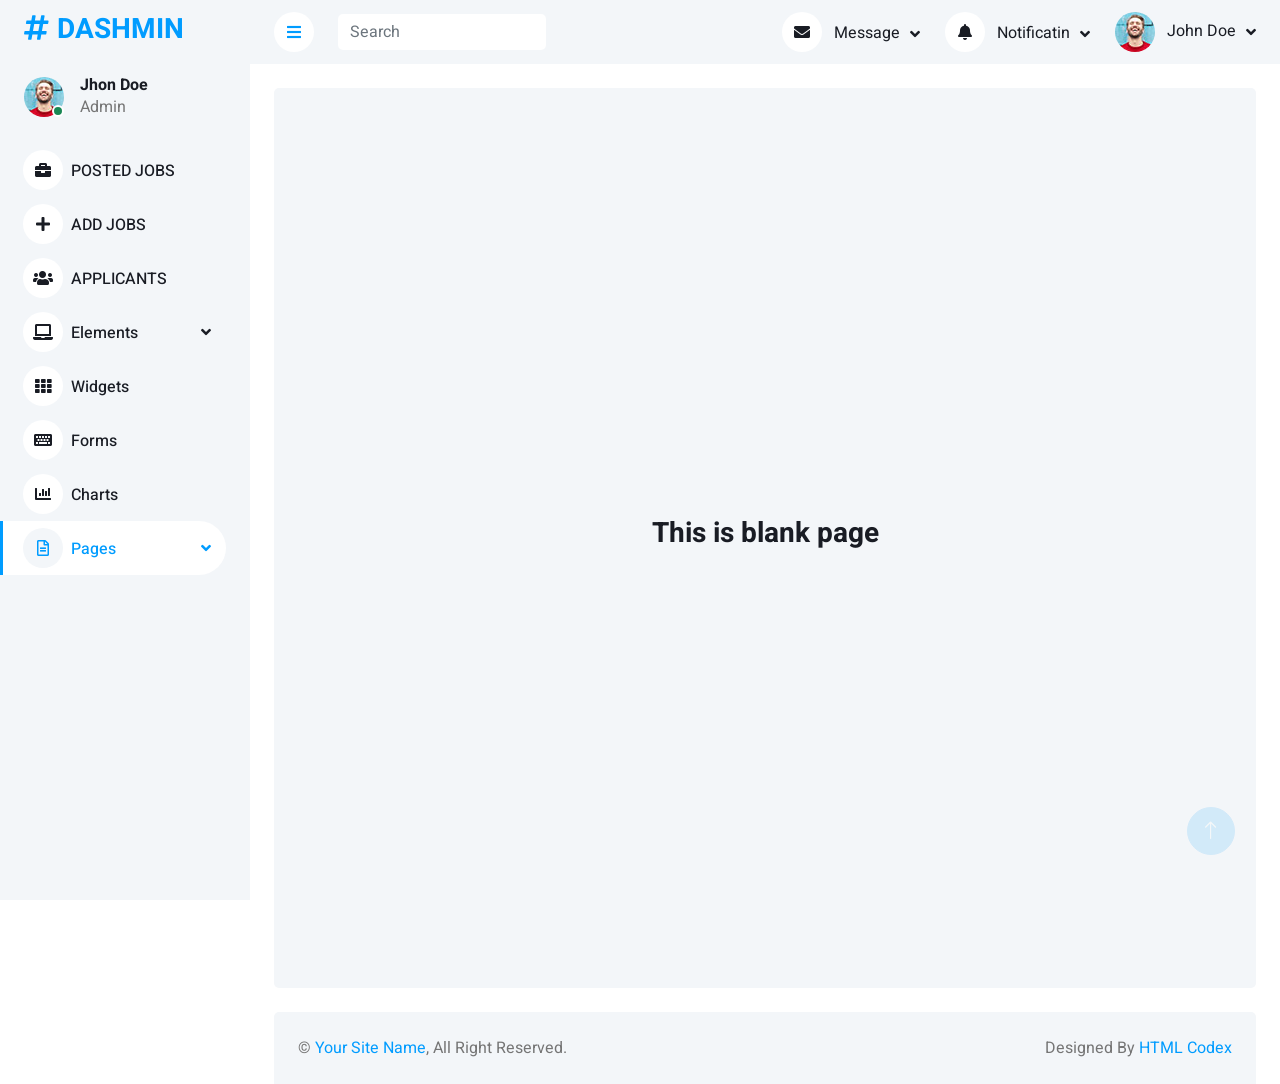
<file: dashboard/blank.html>
<!DOCTYPE html>
<html lang="en">

<head>
    <meta charset="utf-8">
    <title>DASHMIN - Bootstrap Admin Template</title>
    <meta content="width=device-width, initial-scale=1.0" name="viewport">
    <meta content="" name="keywords">
    <meta content="" name="description">

    <!-- Favicon -->
    <link href="img/favicon.ico" rel="icon">

    <!-- Google Web Fonts -->
    <link rel="preconnect" href="https://fonts.googleapis.com">
    <link rel="preconnect" href="https://fonts.gstatic.com" crossorigin>
    <link href="https://fonts.googleapis.com/css2?family=Heebo:wght@400;500;600;700&display=swap" rel="stylesheet">
    
    <!-- Icon Font Stylesheet -->
    <link href="https://cdnjs.cloudflare.com/ajax/libs/font-awesome/5.10.0/css/all.min.css" rel="stylesheet">
    <link href="https://cdn.jsdelivr.net/npm/bootstrap-icons@1.4.1/font/bootstrap-icons.css" rel="stylesheet">

    <!-- Libraries Stylesheet -->
    <link href="lib/owlcarousel/assets/owl.carousel.min.css" rel="stylesheet">
    <link href="lib/tempusdominus/css/tempusdominus-bootstrap-4.min.css" rel="stylesheet" />

    <!-- Customized Bootstrap Stylesheet -->
    <link href="css/bootstrap.min.css" rel="stylesheet">

    <!-- Template Stylesheet -->
    <link href="css/style.css" rel="stylesheet">
</head>

<body>
    <div class="container-xxl position-relative bg-white d-flex p-0">
        <!-- Spinner Start -->
        <div id="spinner" class="show bg-white position-fixed translate-middle w-100 vh-100 top-50 start-50 d-flex align-items-center justify-content-center">
            <div class="spinner-border text-primary" style="width: 3rem; height: 3rem;" role="status">
                <span class="sr-only">Loading...</span>
            </div>
        </div>
        <!-- Spinner End -->


        <!-- Sidebar Start -->
        <div class="sidebar pe-4 pb-3">
            <nav class="navbar bg-light navbar-light">
                <a href="index.php" class="navbar-brand mx-4 mb-3">
                    <h3 class="text-primary"><i class="fa fa-hashtag me-2"></i>DASHMIN</h3>
                </a>
                <div class="d-flex align-items-center ms-4 mb-4">
                    <div class="position-relative">
                        <img class="rounded-circle" src="img/user.jpg" alt="" style="width: 40px; height: 40px;">
                        <div class="bg-success rounded-circle border border-2 border-white position-absolute end-0 bottom-0 p-1"></div>
                    </div>
                    <div class="ms-3">
                        <h6 class="mb-0">Jhon Doe</h6>
                        <span>Admin</span>
                    </div>
                </div>
                <div class="navbar-nav w-100">
                    <!-- <a href="index.php" class="nav-item nav-link"><i class="fa fa-tachometer-alt me-2"></i>POSTED JOBS</a> -->
                    <a href="index.php" class="nav-item nav-link"><i class="fa fa-briefcase me-2"></i>POSTED JOBS</a>
                    <a href="add_jobs.php" class="nav-item nav-link"> <i class="fa fa-plus me-2"></i>ADD JOBS</a>
                    <a href="table.php" class="nav-item nav-link"> <i class="fa fa-users me-2"></i>APPLICANTS</a>
                    <div class="nav-item dropdown">
                        <a href="#" class="nav-link dropdown-toggle" data-bs-toggle="dropdown"><i class="fa fa-laptop me-2"></i>Elements</a>
                        <div class="dropdown-menu bg-transparent border-0">
                            <a href="button.html" class="dropdown-item">Buttons</a>
                            <a href="typography.html" class="dropdown-item">Typography</a>
                            <a href="element.html" class="dropdown-item">Other Elements</a>
                        </div>
                    </div>
                    <a href="widget.html" class="nav-item nav-link"><i class="fa fa-th me-2"></i>Widgets</a>
                    <a href="form.html" class="nav-item nav-link"><i class="fa fa-keyboard me-2"></i>Forms</a>
                    <!-- <a href="table.html" class="nav-item nav-link"><i class="fa fa-table me-2"></i>APPLICANTS</a> -->
                    <a href="chart.html" class="nav-item nav-link"><i class="fa fa-chart-bar me-2"></i>Charts</a>
                    <div class="nav-item dropdown">
                        <a href="#" class="nav-link dropdown-toggle active" data-bs-toggle="dropdown"><i class="far fa-file-alt me-2"></i>Pages</a>
                        <div class="dropdown-menu bg-transparent border-0">
                            <a href="signin.html" class="dropdown-item">Sign In</a>
                            <a href="signup.html" class="dropdown-item">Sign Up</a>
                            <a href="404.html" class="dropdown-item">404 Error</a>
                            <a href="blank.html" class="dropdown-item active">Blank Page</a>
                        </div>
                    </div>
                </div>
            </nav>
        </div>
        <!-- Sidebar End -->


        <!-- Content Start -->
        <div class="content">
            <!-- Navbar Start -->
            <nav class="navbar navbar-expand bg-light navbar-light sticky-top px-4 py-0">
                <a href="index.html" class="navbar-brand d-flex d-lg-none me-4">
                    <h2 class="text-primary mb-0"><i class="fa fa-hashtag"></i></h2>
                </a>
                <a href="#" class="sidebar-toggler flex-shrink-0">
                    <i class="fa fa-bars"></i>
                </a>
                <form class="d-none d-md-flex ms-4">
                    <input class="form-control border-0" type="search" placeholder="Search">
                </form>
                <div class="navbar-nav align-items-center ms-auto">
                    <div class="nav-item dropdown">
                        <a href="#" class="nav-link dropdown-toggle" data-bs-toggle="dropdown">
                            <i class="fa fa-envelope me-lg-2"></i>
                            <span class="d-none d-lg-inline-flex">Message</span>
                        </a>
                        <div class="dropdown-menu dropdown-menu-end bg-light border-0 rounded-0 rounded-bottom m-0">
                            <a href="#" class="dropdown-item">
                                <div class="d-flex align-items-center">
                                    <img class="rounded-circle" src="img/user.jpg" alt="" style="width: 40px; height: 40px;">
                                    <div class="ms-2">
                                        <h6 class="fw-normal mb-0">Jhon send you a message</h6>
                                        <small>15 minutes ago</small>
                                    </div>
                                </div>
                            </a>
                            <hr class="dropdown-divider">
                            <a href="#" class="dropdown-item">
                                <div class="d-flex align-items-center">
                                    <img class="rounded-circle" src="img/user.jpg" alt="" style="width: 40px; height: 40px;">
                                    <div class="ms-2">
                                        <h6 class="fw-normal mb-0">Jhon send you a message</h6>
                                        <small>15 minutes ago</small>
                                    </div>
                                </div>
                            </a>
                            <hr class="dropdown-divider">
                            <a href="#" class="dropdown-item">
                                <div class="d-flex align-items-center">
                                    <img class="rounded-circle" src="img/user.jpg" alt="" style="width: 40px; height: 40px;">
                                    <div class="ms-2">
                                        <h6 class="fw-normal mb-0">Jhon send you a message</h6>
                                        <small>15 minutes ago</small>
                                    </div>
                                </div>
                            </a>
                            <hr class="dropdown-divider">
                            <a href="#" class="dropdown-item text-center">See all message</a>
                        </div>
                    </div>
                    <div class="nav-item dropdown">
                        <a href="#" class="nav-link dropdown-toggle" data-bs-toggle="dropdown">
                            <i class="fa fa-bell me-lg-2"></i>
                            <span class="d-none d-lg-inline-flex">Notificatin</span>
                        </a>
                        <div class="dropdown-menu dropdown-menu-end bg-light border-0 rounded-0 rounded-bottom m-0">
                            <a href="#" class="dropdown-item">
                                <h6 class="fw-normal mb-0">Profile updated</h6>
                                <small>15 minutes ago</small>
                            </a>
                            <hr class="dropdown-divider">
                            <a href="#" class="dropdown-item">
                                <h6 class="fw-normal mb-0">New user added</h6>
                                <small>15 minutes ago</small>
                            </a>
                            <hr class="dropdown-divider">
                            <a href="#" class="dropdown-item">
                                <h6 class="fw-normal mb-0">Password changed</h6>
                                <small>15 minutes ago</small>
                            </a>
                            <hr class="dropdown-divider">
                            <a href="#" class="dropdown-item text-center">See all notifications</a>
                        </div>
                    </div>
                    <div class="nav-item dropdown">
                        <a href="#" class="nav-link dropdown-toggle" data-bs-toggle="dropdown">
                            <img class="rounded-circle me-lg-2" src="img/user.jpg" alt="" style="width: 40px; height: 40px;">
                            <span class="d-none d-lg-inline-flex">John Doe</span>
                        </a>
                        <div class="dropdown-menu dropdown-menu-end bg-light border-0 rounded-0 rounded-bottom m-0">
                            <a href="#" class="dropdown-item">My Profile</a>
                            <a href="#" class="dropdown-item">Settings</a>
                            <a href="#" class="dropdown-item">Log Out</a>
                        </div>
                    </div>
                </div>
            </nav>
            <!-- Navbar End -->


            <!-- Blank Start -->
            <div class="container-fluid pt-4 px-4">
                <div class="row vh-100 bg-light rounded align-items-center justify-content-center mx-0">
                    <div class="col-md-6 text-center">
                        <h3>This is blank page</h3>
                    </div>
                </div>
            </div>
            <!-- Blank End -->


            <!-- Footer Start -->
            <div class="container-fluid pt-4 px-4">
                <div class="bg-light rounded-top p-4">
                    <div class="row">
                        <div class="col-12 col-sm-6 text-center text-sm-start">
                            &copy; <a href="#">Your Site Name</a>, All Right Reserved. 
                        </div>
                        <div class="col-12 col-sm-6 text-center text-sm-end">
                            <!--/*** This template is free as long as you keep the footer author’s credit link/attribution link/backlink. If you'd like to use the template without the footer author’s credit link/attribution link/backlink, you can purchase the Credit Removal License from "https://htmlcodex.com/credit-removal". Thank you for your support. ***/-->
                            Designed By <a href="https://htmlcodex.com">HTML Codex</a>
                        </div>
                    </div>
                </div>
            </div>
            <!-- Footer End -->
        </div>
        <!-- Content End -->


        <!-- Back to Top -->
        <a href="#" class="btn btn-lg btn-primary btn-lg-square back-to-top"><i class="bi bi-arrow-up"></i></a>
    </div>

    <!-- JavaScript Libraries -->
    <script src="https://code.jquery.com/jquery-3.4.1.min.js"></script>
    <script src="https://cdn.jsdelivr.net/npm/bootstrap@5.0.0/dist/js/bootstrap.bundle.min.js"></script>
    <script src="lib/chart/chart.min.js"></script>
    <script src="lib/easing/easing.min.js"></script>
    <script src="lib/waypoints/waypoints.min.js"></script>
    <script src="lib/owlcarousel/owl.carousel.min.js"></script>
    <script src="lib/tempusdominus/js/moment.min.js"></script>
    <script src="lib/tempusdominus/js/moment-timezone.min.js"></script>
    <script src="lib/tempusdominus/js/tempusdominus-bootstrap-4.min.js"></script>

    <!-- Template Javascript -->
    <script src="js/main.js"></script>
</body>

</html>
</file>
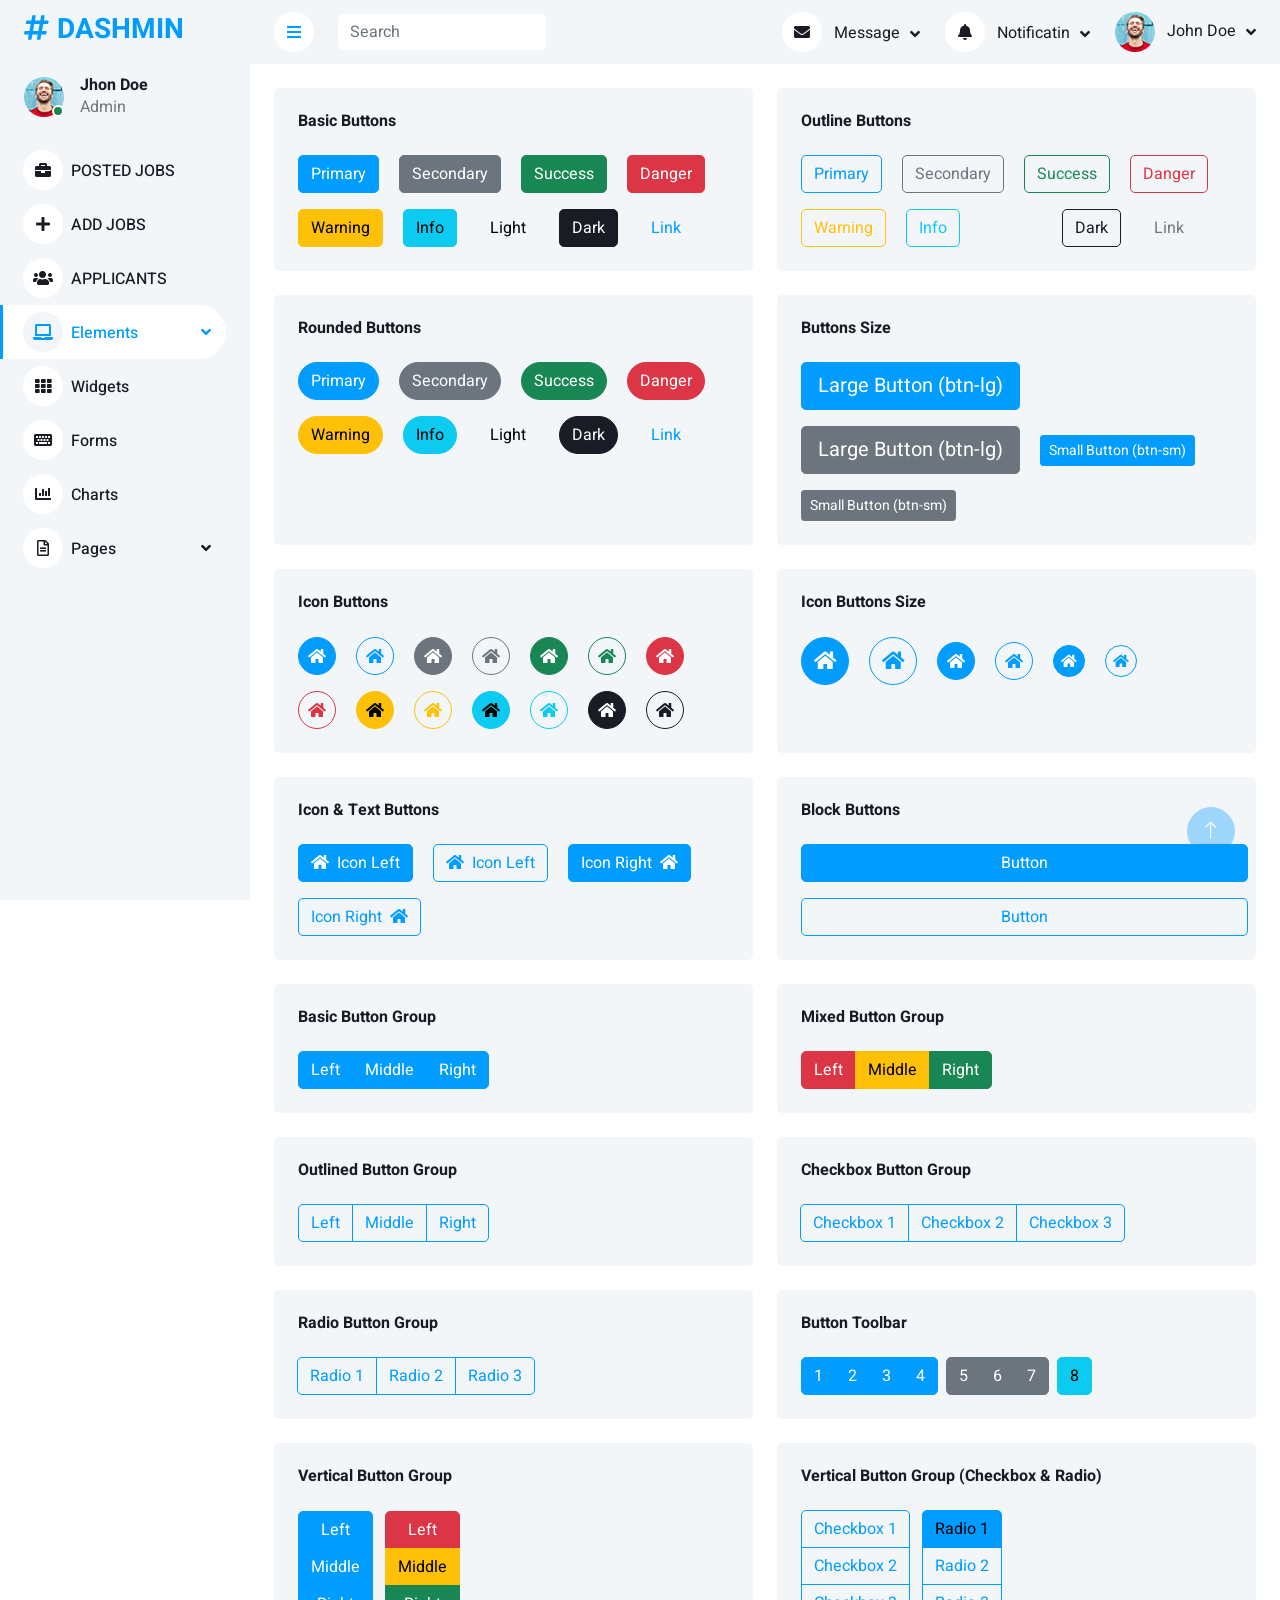
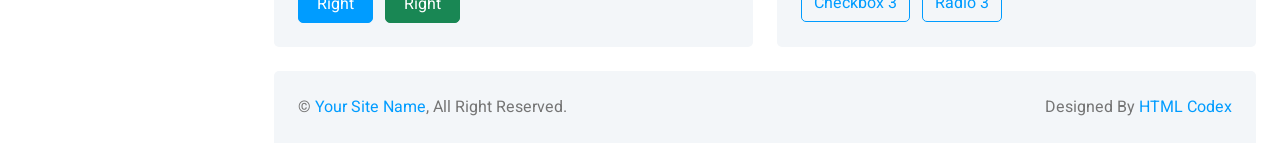
<file: dashboard/button.html>
<!DOCTYPE html>
<html lang="en">

<head>
    <meta charset="utf-8">
    <title>DASHMIN - Bootstrap Admin Template</title>
    <meta content="width=device-width, initial-scale=1.0" name="viewport">
    <meta content="" name="keywords">
    <meta content="" name="description">

    <!-- Favicon -->
    <link href="img/favicon.ico" rel="icon">

    <!-- Google Web Fonts -->
    <link rel="preconnect" href="https://fonts.googleapis.com">
    <link rel="preconnect" href="https://fonts.gstatic.com" crossorigin>
    <link href="https://fonts.googleapis.com/css2?family=Heebo:wght@400;500;600;700&display=swap" rel="stylesheet">
    
    <!-- Icon Font Stylesheet -->
    <link href="https://cdnjs.cloudflare.com/ajax/libs/font-awesome/5.10.0/css/all.min.css" rel="stylesheet">
    <link href="https://cdn.jsdelivr.net/npm/bootstrap-icons@1.4.1/font/bootstrap-icons.css" rel="stylesheet">

    <!-- Libraries Stylesheet -->
    <link href="lib/owlcarousel/assets/owl.carousel.min.css" rel="stylesheet">
    <link href="lib/tempusdominus/css/tempusdominus-bootstrap-4.min.css" rel="stylesheet" />

    <!-- Customized Bootstrap Stylesheet -->
    <link href="css/bootstrap.min.css" rel="stylesheet">

    <!-- Template Stylesheet -->
    <link href="css/style.css" rel="stylesheet">
</head>

<body>
    <div class="container-xxl position-relative bg-white d-flex p-0">
        <!-- Spinner Start -->
        <div id="spinner" class="show bg-white position-fixed translate-middle w-100 vh-100 top-50 start-50 d-flex align-items-center justify-content-center">
            <div class="spinner-border text-primary" style="width: 3rem; height: 3rem;" role="status">
                <span class="sr-only">Loading...</span>
            </div>
        </div>
        <!-- Spinner End -->


        <!-- Sidebar Start -->
        <div class="sidebar pe-4 pb-3">
            <nav class="navbar bg-light navbar-light">
                <a href="index.php" class="navbar-brand mx-4 mb-3">
                    <h3 class="text-primary"><i class="fa fa-hashtag me-2"></i>DASHMIN</h3>
                </a>
                <div class="d-flex align-items-center ms-4 mb-4">
                    <div class="position-relative">
                        <img class="rounded-circle" src="img/user.jpg" alt="" style="width: 40px; height: 40px;">
                        <div class="bg-success rounded-circle border border-2 border-white position-absolute end-0 bottom-0 p-1"></div>
                    </div>
                    <div class="ms-3">
                        <h6 class="mb-0">Jhon Doe</h6>
                        <span>Admin</span>
                    </div>
                </div>
                <div class="navbar-nav w-100">
                    <!-- <a href="index.php" class="nav-item nav-link"><i class="fa fa-tachometer-alt me-2"></i>POSTED JOBS</a> -->
                    <a href="index.php" class="nav-item nav-link"><i class="fa fa-briefcase me-2"></i>POSTED JOBS</a>
                    <a href="add_jobs.php" class="nav-item nav-link"> <i class="fa fa-plus me-2"></i>ADD JOBS</a>
                    <a href="table.php" class="nav-item nav-link"> <i class="fa fa-users me-2"></i>APPLICANTS</a>
                    <div class="nav-item dropdown">
                        <a href="#" class="nav-link dropdown-toggle active" data-bs-toggle="dropdown"><i class="fa fa-laptop me-2"></i>Elements</a>
                        <div class="dropdown-menu bg-transparent border-0">
                            <a href="button.html" class="dropdown-item active">Buttons</a>
                            <a href="typography.html" class="dropdown-item">Typography</a>
                            <a href="element.html" class="dropdown-item">Other Elements</a>
                        </div>
                    </div>
                    <a href="widget.html" class="nav-item nav-link"><i class="fa fa-th me-2"></i>Widgets</a>
                    <a href="form.html" class="nav-item nav-link"><i class="fa fa-keyboard me-2"></i>Forms</a>
                    <!-- <a href="table.html" class="nav-item nav-link"><i class="fa fa-table me-2"></i>APPLICANTS</a> -->
                    <a href="chart.html" class="nav-item nav-link"><i class="fa fa-chart-bar me-2"></i>Charts</a>
                    <div class="nav-item dropdown">
                        <a href="#" class="nav-link dropdown-toggle" data-bs-toggle="dropdown"><i class="far fa-file-alt me-2"></i>Pages</a>
                        <div class="dropdown-menu bg-transparent border-0">
                            <a href="signin.html" class="dropdown-item">Sign In</a>
                            <a href="signup.html" class="dropdown-item">Sign Up</a>
                            <a href="404.html" class="dropdown-item">404 Error</a>
                            <a href="blank.html" class="dropdown-item">Blank Page</a>
                        </div>
                    </div>
                </div>
            </nav>
        </div>
        <!-- Sidebar End -->


        <!-- Content Start -->
        <div class="content">
            <!-- Navbar Start -->
            <nav class="navbar navbar-expand bg-light navbar-light sticky-top px-4 py-0">
                <a href="index.html" class="navbar-brand d-flex d-lg-none me-4">
                    <h2 class="text-primary mb-0"><i class="fa fa-hashtag"></i></h2>
                </a>
                <a href="#" class="sidebar-toggler flex-shrink-0">
                    <i class="fa fa-bars"></i>
                </a>
                <form class="d-none d-md-flex ms-4">
                    <input class="form-control border-0" type="search" placeholder="Search">
                </form>
                <div class="navbar-nav align-items-center ms-auto">
                    <div class="nav-item dropdown">
                        <a href="#" class="nav-link dropdown-toggle" data-bs-toggle="dropdown">
                            <i class="fa fa-envelope me-lg-2"></i>
                            <span class="d-none d-lg-inline-flex">Message</span>
                        </a>
                        <div class="dropdown-menu dropdown-menu-end bg-light border-0 rounded-0 rounded-bottom m-0">
                            <a href="#" class="dropdown-item">
                                <div class="d-flex align-items-center">
                                    <img class="rounded-circle" src="img/user.jpg" alt="" style="width: 40px; height: 40px;">
                                    <div class="ms-2">
                                        <h6 class="fw-normal mb-0">Jhon send you a message</h6>
                                        <small>15 minutes ago</small>
                                    </div>
                                </div>
                            </a>
                            <hr class="dropdown-divider">
                            <a href="#" class="dropdown-item">
                                <div class="d-flex align-items-center">
                                    <img class="rounded-circle" src="img/user.jpg" alt="" style="width: 40px; height: 40px;">
                                    <div class="ms-2">
                                        <h6 class="fw-normal mb-0">Jhon send you a message</h6>
                                        <small>15 minutes ago</small>
                                    </div>
                                </div>
                            </a>
                            <hr class="dropdown-divider">
                            <a href="#" class="dropdown-item">
                                <div class="d-flex align-items-center">
                                    <img class="rounded-circle" src="img/user.jpg" alt="" style="width: 40px; height: 40px;">
                                    <div class="ms-2">
                                        <h6 class="fw-normal mb-0">Jhon send you a message</h6>
                                        <small>15 minutes ago</small>
                                    </div>
                                </div>
                            </a>
                            <hr class="dropdown-divider">
                            <a href="#" class="dropdown-item text-center">See all message</a>
                        </div>
                    </div>
                    <div class="nav-item dropdown">
                        <a href="#" class="nav-link dropdown-toggle" data-bs-toggle="dropdown">
                            <i class="fa fa-bell me-lg-2"></i>
                            <span class="d-none d-lg-inline-flex">Notificatin</span>
                        </a>
                        <div class="dropdown-menu dropdown-menu-end bg-light border-0 rounded-0 rounded-bottom m-0">
                            <a href="#" class="dropdown-item">
                                <h6 class="fw-normal mb-0">Profile updated</h6>
                                <small>15 minutes ago</small>
                            </a>
                            <hr class="dropdown-divider">
                            <a href="#" class="dropdown-item">
                                <h6 class="fw-normal mb-0">New user added</h6>
                                <small>15 minutes ago</small>
                            </a>
                            <hr class="dropdown-divider">
                            <a href="#" class="dropdown-item">
                                <h6 class="fw-normal mb-0">Password changed</h6>
                                <small>15 minutes ago</small>
                            </a>
                            <hr class="dropdown-divider">
                            <a href="#" class="dropdown-item text-center">See all notifications</a>
                        </div>
                    </div>
                    <div class="nav-item dropdown">
                        <a href="#" class="nav-link dropdown-toggle" data-bs-toggle="dropdown">
                            <img class="rounded-circle me-lg-2" src="img/user.jpg" alt="" style="width: 40px; height: 40px;">
                            <span class="d-none d-lg-inline-flex">John Doe</span>
                        </a>
                        <div class="dropdown-menu dropdown-menu-end bg-light border-0 rounded-0 rounded-bottom m-0">
                            <a href="#" class="dropdown-item">My Profile</a>
                            <a href="#" class="dropdown-item">Settings</a>
                            <a href="#" class="dropdown-item">Log Out</a>
                        </div>
                    </div>
                </div>
            </nav>
            <!-- Navbar End -->


            <!-- Button Start -->
            <div class="container-fluid pt-4 px-4">
                <div class="row g-4">
                    <div class="col-sm-12 col-xl-6">
                        <div class="bg-light rounded h-100 p-4">
                            <h6 class="mb-4">Basic Buttons</h6>
                            <div class="m-n2">
                                <button type="button" class="btn btn-primary m-2">Primary</button>
                                <button type="button" class="btn btn-secondary m-2">Secondary</button>
                                <button type="button" class="btn btn-success m-2">Success</button>
                                <button type="button" class="btn btn-danger m-2">Danger</button>
                                <button type="button" class="btn btn-warning m-2">Warning</button>
                                <button type="button" class="btn btn-info m-2">Info</button>
                                <button type="button" class="btn btn-light m-2">Light</button>
                                <button type="button" class="btn btn-dark m-2">Dark</button>
                                <button type="button" class="btn btn-link m-2">Link</button>
                            </div>
                        </div>
                    </div>
                    <div class="col-sm-12 col-xl-6">
                        <div class="bg-light rounded h-100 p-4">
                            <h6 class="mb-4">Outline Buttons</h6>
                            <div class="m-n2">
                                <button type="button" class="btn btn-outline-primary m-2">Primary</button>
                                <button type="button" class="btn btn-outline-secondary m-2">Secondary</button>
                                <button type="button" class="btn btn-outline-success m-2">Success</button>
                                <button type="button" class="btn btn-outline-danger m-2">Danger</button>
                                <button type="button" class="btn btn-outline-warning m-2">Warning</button>
                                <button type="button" class="btn btn-outline-info m-2">Info</button>
                                <button type="button" class="btn btn-outline-light m-2">Light</button>
                                <button type="button" class="btn btn-outline-dark m-2">Dark</button>
                                <button type="button" class="btn btn-outline-link m-2">Link</button>
                            </div>
                        </div>
                    </div>
                    <div class="col-sm-12 col-xl-6">
                        <div class="bg-light rounded h-100 p-4">
                            <h6 class="mb-4">Rounded Buttons</h6>
                            <div class="m-n2">
                                <button type="button" class="btn btn-primary rounded-pill m-2">Primary</button>
                                <button type="button" class="btn btn-secondary rounded-pill m-2">Secondary</button>
                                <button type="button" class="btn btn-success rounded-pill m-2">Success</button>
                                <button type="button" class="btn btn-danger rounded-pill m-2">Danger</button>
                                <button type="button" class="btn btn-warning rounded-pill m-2">Warning</button>
                                <button type="button" class="btn btn-info rounded-pill m-2">Info</button>
                                <button type="button" class="btn btn-light rounded-pill m-2">Light</button>
                                <button type="button" class="btn btn-dark rounded-pill m-2">Dark</button>
                                <button type="button" class="btn btn-link rounded-pill m-2">Link</button>
                            </div>
                        </div>
                    </div>
                    <div class="col-sm-12 col-xl-6">
                        <div class="bg-light rounded h-100 p-4">
                            <h6 class="mb-4">Buttons Size</h6>
                            <div class="m-n2">
                                <button type="button" class="btn btn-lg btn-primary m-2">Large Button (btn-lg)</button>
                                <button type="button" class="btn btn-lg btn-secondary m-2">Large Button (btn-lg)</button>
                                <button type="button" class="btn btn-sm btn-primary m-2">Small Button (btn-sm)</button>
                                <button type="button" class="btn btn-sm btn-secondary m-2">Small Button (btn-sm)</button>
                            </div>
                        </div>
                    </div>
                    <div class="col-sm-12 col-xl-6">
                        <div class="bg-light rounded h-100 p-4">
                            <h6 class="mb-4">Icon Buttons</h6>
                            <div class="m-n2">
                                <button type="button" class="btn btn-square btn-primary m-2"><i class="fa fa-home"></i></button>
                                <button type="button" class="btn btn-square btn-outline-primary m-2"><i class="fa fa-home"></i></button>
                                <button type="button" class="btn btn-square btn-secondary m-2"><i class="fa fa-home"></i></button>
                                <button type="button" class="btn btn-square btn-outline-secondary m-2"><i class="fa fa-home"></i></button>
                                <button type="button" class="btn btn-square btn-success m-2"><i class="fa fa-home"></i></button>
                                <button type="button" class="btn btn-square btn-outline-success m-2"><i class="fa fa-home"></i></button>
                                <button type="button" class="btn btn-square btn-danger m-2"><i class="fa fa-home"></i></button>
                                <button type="button" class="btn btn-square btn-outline-danger m-2"><i class="fa fa-home"></i></button>
                                <button type="button" class="btn btn-square btn-warning m-2"><i class="fa fa-home"></i></button>
                                <button type="button" class="btn btn-square btn-outline-warning m-2"><i class="fa fa-home"></i></button>
                                <button type="button" class="btn btn-square btn-info m-2"><i class="fa fa-home"></i></button>
                                <button type="button" class="btn btn-square btn-outline-info m-2"><i class="fa fa-home"></i></button>
                                <button type="button" class="btn btn-square btn-dark m-2"><i class="fa fa-home"></i></button>
                                <button type="button" class="btn btn-square btn-outline-dark m-2"><i class="fa fa-home"></i></button>
                            </div>
                        </div>
                    </div>
                    <div class="col-sm-12 col-xl-6">
                        <div class="bg-light rounded h-100 p-4">
                            <h6 class="mb-4">Icon Buttons Size</h6>
                            <div class="m-n2">
                                <button type="button" class="btn btn-lg btn-lg-square btn-primary m-2"><i class="fa fa-home"></i></button>
                                <button type="button" class="btn btn-lg btn-lg-square btn-outline-primary m-2"><i class="fa fa-home"></i></button>
                                <button type="button" class="btn btn-square btn-primary m-2"><i class="fa fa-home"></i></button>
                                <button type="button" class="btn btn-square btn-outline-primary m-2"><i class="fa fa-home"></i></button>
                                <button type="button" class="btn btn-sm btn-sm-square btn-primary m-2"><i class="fa fa-home"></i></button>
                                <button type="button" class="btn btn-sm btn-sm-square btn-outline-primary m-2"><i class="fa fa-home"></i></button>
                            </div>
                        </div>
                    </div>
                    <div class="col-sm-12 col-xl-6">
                        <div class="bg-light rounded h-100 p-4">
                            <h6 class="mb-4">Icon & Text Buttons</h6>
                            <div class="m-n2">
                                <button type="button" class="btn btn-primary m-2"><i class="fa fa-home me-2"></i>Icon Left</button>
                                <button type="button" class="btn btn-outline-primary m-2"><i class="fa fa-home me-2"></i>Icon Left</button>
                                <button type="button" class="btn btn-primary m-2">Icon Right<i class="fa fa-home ms-2"></i></button>
                                <button type="button" class="btn btn-outline-primary m-2">Icon Right<i class="fa fa-home ms-2"></i></button>
                            </div>
                        </div>
                    </div>
                    <div class="col-sm-12 col-xl-6">
                        <div class="bg-light rounded h-100 p-4">
                            <h6 class="mb-4">Block Buttons</h6>
                            <div class="m-n2">
                                <button class="btn btn-primary w-100 m-2" type="button">Button</button>
                                <button class="btn btn-outline-primary w-100 m-2" type="button">Button</button>
                            </div>
                        </div>
                    </div>
                    <div class="col-sm-12 col-xl-6">
                        <div class="bg-light rounded h-100 p-4">
                            <h6 class="mb-4">Basic Button Group</h6>
                            <div class="btn-group" role="group">
                                <button type="button" class="btn btn-primary">Left</button>
                                <button type="button" class="btn btn-primary">Middle</button>
                                <button type="button" class="btn btn-primary">Right</button>
                            </div>
                        </div>
                    </div>
                    <div class="col-sm-12 col-xl-6">
                        <div class="bg-light rounded h-100 p-4">
                            <h6 class="mb-4">Mixed Button Group</h6>
                            <div class="btn-group" role="group">
                                <button type="button" class="btn btn-danger">Left</button>
                                <button type="button" class="btn btn-warning">Middle</button>
                                <button type="button" class="btn btn-success">Right</button>
                            </div>
                        </div>
                    </div>
                    <div class="col-sm-12 col-xl-6">
                        <div class="bg-light rounded h-100 p-4">
                            <h6 class="mb-4">Outlined Button Group</h6>
                            <div class="btn-group" role="group">
                                <button type="button" class="btn btn-outline-primary">Left</button>
                                <button type="button" class="btn btn-outline-primary">Middle</button>
                                <button type="button" class="btn btn-outline-primary">Right</button>
                            </div>
                        </div>
                    </div>
                    <div class="col-sm-12 col-xl-6">
                        <div class="bg-light rounded h-100 p-4">
                            <h6 class="mb-4">Checkbox Button Group</h6>
                            <div class="btn-group" role="group">
                                <input type="checkbox" class="btn-check" id="btncheck1" autocomplete="off">
                                <label class="btn btn-outline-primary" for="btncheck1">Checkbox 1</label>

                                <input type="checkbox" class="btn-check" id="btncheck2" autocomplete="off">
                                <label class="btn btn-outline-primary" for="btncheck2">Checkbox 2</label>

                                <input type="checkbox" class="btn-check" id="btncheck3" autocomplete="off">
                                <label class="btn btn-outline-primary" for="btncheck3">Checkbox 3</label>
                            </div>
                        </div>
                    </div>
                    <div class="col-sm-12 col-xl-6">
                        <div class="bg-light rounded h-100 p-4">
                            <h6 class="mb-4">Radio Button Group</h6>
                            <div class="btn-group" role="group">
                                <input type="radio" class="btn-check" name="btnradio" id="btnradio1" autocomplete="off"
                                    checked>
                                <label class="btn btn-outline-primary" for="btnradio1">Radio 1</label>

                                <input type="radio" class="btn-check" name="btnradio" id="btnradio2" autocomplete="off">
                                <label class="btn btn-outline-primary" for="btnradio2">Radio 2</label>

                                <input type="radio" class="btn-check" name="btnradio" id="btnradio3" autocomplete="off">
                                <label class="btn btn-outline-primary" for="btnradio3">Radio 3</label>
                            </div>
                        </div>
                    </div>
                    <div class="col-sm-12 col-xl-6">
                        <div class="bg-light rounded h-100 p-4">
                            <h6 class="mb-4">Button Toolbar</h6>
                            <div class="btn-toolbar" role="toolbar">
                                <div class="btn-group me-2" role="group" aria-label="First group">
                                    <button type="button" class="btn btn-primary">1</button>
                                    <button type="button" class="btn btn-primary">2</button>
                                    <button type="button" class="btn btn-primary">3</button>
                                    <button type="button" class="btn btn-primary">4</button>
                                </div>
                                <div class="btn-group me-2" role="group" aria-label="Second group">
                                    <button type="button" class="btn btn-secondary">5</button>
                                    <button type="button" class="btn btn-secondary">6</button>
                                    <button type="button" class="btn btn-secondary">7</button>
                                </div>
                                <div class="btn-group" role="group" aria-label="Third group">
                                    <button type="button" class="btn btn-info">8</button>
                                </div>
                            </div>
                        </div>
                    </div>
                    <div class="col-sm-12 col-xl-6">
                        <div class="bg-light rounded h-100 p-4">
                            <h6 class="mb-4">Vertical Button Group</h6>
                            <div class="btn-group-vertical me-2" role="group">
                                <button type="button" class="btn btn-primary">Left</button>
                                <button type="button" class="btn btn-primary">Middle</button>
                                <button type="button" class="btn btn-primary">Right</button>
                            </div>
                            <div class="btn-group-vertical" role="group">
                                <button type="button" class="btn btn-danger">Left</button>
                                <button type="button" class="btn btn-warning">Middle</button>
                                <button type="button" class="btn btn-success">Right</button>
                            </div>
                        </div>
                    </div>
                    <div class="col-sm-12 col-xl-6">
                        <div class="bg-light rounded h-100 p-4">
                            <h6 class="mb-4">Vertical Button Group (Checkbox & Radio)</h6>
                            <div class="btn-group-vertical me-2" role="group">
                                <input type="checkbox" class="btn-check" id="btncheck1" autocomplete="off">
                                <label class="btn btn-outline-primary" for="btncheck1">Checkbox 1</label>

                                <input type="checkbox" class="btn-check" id="btncheck2" autocomplete="off">
                                <label class="btn btn-outline-primary" for="btncheck2">Checkbox 2</label>

                                <input type="checkbox" class="btn-check" id="btncheck3" autocomplete="off">
                                <label class="btn btn-outline-primary" for="btncheck3">Checkbox 3</label>
                            </div>
                            <div class="btn-group-vertical" role="group">
                                <input type="radio" class="btn-check" name="btnradio" id="btnradio1" autocomplete="off"
                                    checked>
                                <label class="btn btn-outline-primary" for="btnradio1">Radio 1</label>

                                <input type="radio" class="btn-check" name="btnradio" id="btnradio2" autocomplete="off">
                                <label class="btn btn-outline-primary" for="btnradio2">Radio 2</label>

                                <input type="radio" class="btn-check" name="btnradio" id="btnradio3" autocomplete="off">
                                <label class="btn btn-outline-primary" for="btnradio3">Radio 3</label>
                            </div>
                        </div>
                    </div>
                </div>
            </div>
            <!-- Button End -->


            <!-- Footer Start -->
            <div class="container-fluid pt-4 px-4">
                <div class="bg-light rounded-top p-4">
                    <div class="row">
                        <div class="col-12 col-sm-6 text-center text-sm-start">
                            &copy; <a href="#">Your Site Name</a>, All Right Reserved. 
                        </div>
                        <div class="col-12 col-sm-6 text-center text-sm-end">
                            <!--/*** This template is free as long as you keep the footer author’s credit link/attribution link/backlink. If you'd like to use the template without the footer author’s credit link/attribution link/backlink, you can purchase the Credit Removal License from "https://htmlcodex.com/credit-removal". Thank you for your support. ***/-->
                            Designed By <a href="https://htmlcodex.com">HTML Codex</a>
                        </div>
                    </div>
                </div>
            </div>
            <!-- Footer End -->
        </div>
        <!-- Content End -->


        <!-- Back to Top -->
        <a href="#" class="btn btn-lg btn-primary btn-lg-square back-to-top"><i class="bi bi-arrow-up"></i></a>
    </div>

    <!-- JavaScript Libraries -->
    <script src="https://code.jquery.com/jquery-3.4.1.min.js"></script>
    <script src="https://cdn.jsdelivr.net/npm/bootstrap@5.0.0/dist/js/bootstrap.bundle.min.js"></script>
    <script src="lib/chart/chart.min.js"></script>
    <script src="lib/easing/easing.min.js"></script>
    <script src="lib/waypoints/waypoints.min.js"></script>
    <script src="lib/owlcarousel/owl.carousel.min.js"></script>
    <script src="lib/tempusdominus/js/moment.min.js"></script>
    <script src="lib/tempusdominus/js/moment-timezone.min.js"></script>
    <script src="lib/tempusdominus/js/tempusdominus-bootstrap-4.min.js"></script>

    <!-- Template Javascript -->
    <script src="js/main.js"></script>
</body>

</html>
</file>
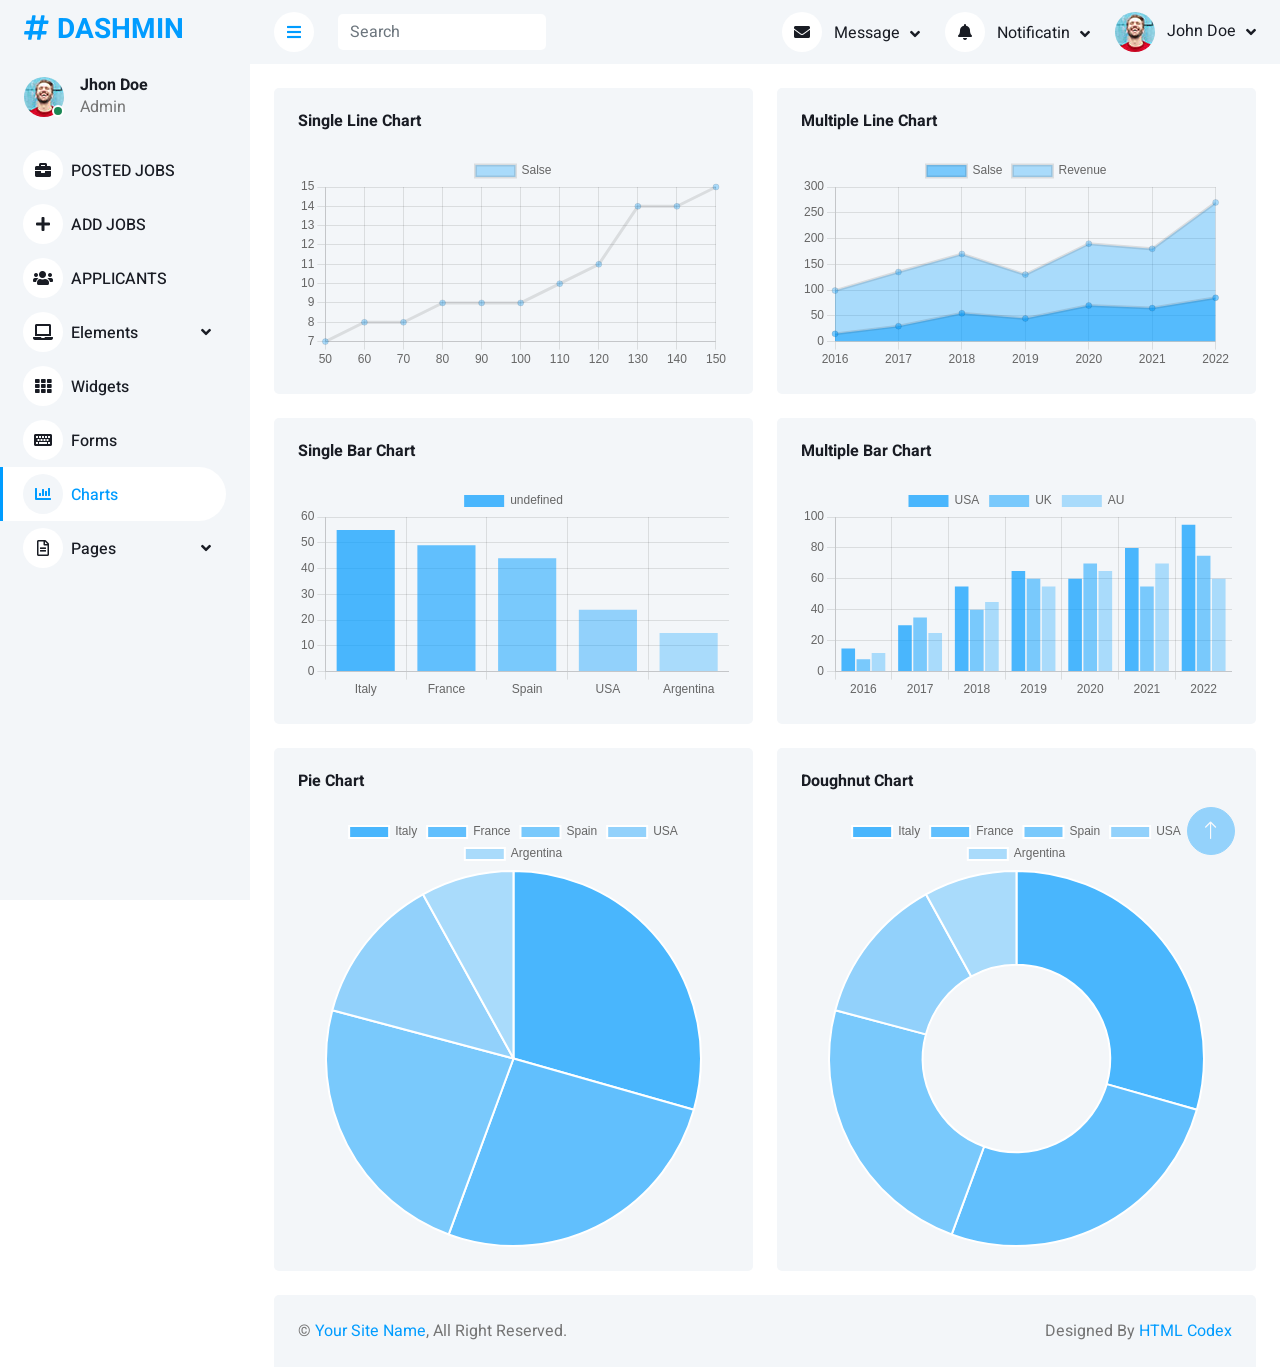
<file: dashboard/chart.html>
<!DOCTYPE html>
<html lang="en">

<head>
    <meta charset="utf-8">
    <title>DASHMIN - Bootstrap Admin Template</title>
    <meta content="width=device-width, initial-scale=1.0" name="viewport">
    <meta content="" name="keywords">
    <meta content="" name="description">

    <!-- Favicon -->
    <link href="img/favicon.ico" rel="icon">

    <!-- Google Web Fonts -->
    <link rel="preconnect" href="https://fonts.googleapis.com">
    <link rel="preconnect" href="https://fonts.gstatic.com" crossorigin>
    <link href="https://fonts.googleapis.com/css2?family=Heebo:wght@400;500;600;700&display=swap" rel="stylesheet">
    
    <!-- Icon Font Stylesheet -->
    <link href="https://cdnjs.cloudflare.com/ajax/libs/font-awesome/5.10.0/css/all.min.css" rel="stylesheet">
    <link href="https://cdn.jsdelivr.net/npm/bootstrap-icons@1.4.1/font/bootstrap-icons.css" rel="stylesheet">

    <!-- Libraries Stylesheet -->
    <link href="lib/owlcarousel/assets/owl.carousel.min.css" rel="stylesheet">
    <link href="lib/tempusdominus/css/tempusdominus-bootstrap-4.min.css" rel="stylesheet" />

    <!-- Customized Bootstrap Stylesheet -->
    <link href="css/bootstrap.min.css" rel="stylesheet">

    <!-- Template Stylesheet -->
    <link href="css/style.css" rel="stylesheet">
</head>

<body>
    <div class="container-xxl position-relative bg-white d-flex p-0">
        <!-- Spinner Start -->
        <div id="spinner" class="show bg-white position-fixed translate-middle w-100 vh-100 top-50 start-50 d-flex align-items-center justify-content-center">
            <div class="spinner-border text-primary" style="width: 3rem; height: 3rem;" role="status">
                <span class="sr-only">Loading...</span>
            </div>
        </div>
        <!-- Spinner End -->


        <!-- Sidebar Start -->
        <div class="sidebar pe-4 pb-3">
            <nav class="navbar bg-light navbar-light">
                <a href="index.php" class="navbar-brand mx-4 mb-3">
                    <h3 class="text-primary"><i class="fa fa-hashtag me-2"></i>DASHMIN</h3>
                </a>
                <div class="d-flex align-items-center ms-4 mb-4">
                    <div class="position-relative">
                        <img class="rounded-circle" src="img/user.jpg" alt="" style="width: 40px; height: 40px;">
                        <div class="bg-success rounded-circle border border-2 border-white position-absolute end-0 bottom-0 p-1"></div>
                    </div>
                    <div class="ms-3">
                        <h6 class="mb-0">Jhon Doe</h6>
                        <span>Admin</span>
                    </div>
                </div>
                <div class="navbar-nav w-100">
                    <!-- <a href="index.php" class="nav-item nav-link"><i class="fa fa-tachometer-alt me-2"></i>POSTED JOBS</a> -->
                    <a href="index.php" class="nav-item nav-link"><i class="fa fa-briefcase me-2"></i>POSTED JOBS</a>
                    <a href="add_jobs.php" class="nav-item nav-link"> <i class="fa fa-plus me-2"></i>ADD JOBS</a>
                    <a href="table.php" class="nav-item nav-link"> <i class="fa fa-users me-2"></i>APPLICANTS</a>
                    <div class="nav-item dropdown">
                        <a href="#" class="nav-link dropdown-toggle" data-bs-toggle="dropdown"><i class="fa fa-laptop me-2"></i>Elements</a>
                        <div class="dropdown-menu bg-transparent border-0">
                            <a href="button.html" class="dropdown-item">Buttons</a>
                            <a href="typography.html" class="dropdown-item">Typography</a>
                            <a href="element.html" class="dropdown-item">Other Elements</a>
                        </div>
                    </div>
                    <a href="widget.html" class="nav-item nav-link"><i class="fa fa-th me-2"></i>Widgets</a>
                    <a href="form.html" class="nav-item nav-link"><i class="fa fa-keyboard me-2"></i>Forms</a>
                    <!-- <a href="table.html" class="nav-item nav-link"><i class="fa fa-table me-2"></i>APPLICANTS</a> -->
                    <a href="chart.html" class="nav-item nav-link active"><i class="fa fa-chart-bar me-2"></i>Charts</a>
                    <div class="nav-item dropdown">
                        <a href="#" class="nav-link dropdown-toggle" data-bs-toggle="dropdown"><i class="far fa-file-alt me-2"></i>Pages</a>
                        <div class="dropdown-menu bg-transparent border-0">
                            <a href="signin.html" class="dropdown-item">Sign In</a>
                            <a href="signup.html" class="dropdown-item">Sign Up</a>
                            <a href="404.html" class="dropdown-item">404 Error</a>
                            <a href="blank.html" class="dropdown-item">Blank Page</a>
                        </div>
                    </div>
                </div>
            </nav>
        </div>
        <!-- Sidebar End -->


        <!-- Content Start -->
        <div class="content">
            <!-- Navbar Start -->
            <nav class="navbar navbar-expand bg-light navbar-light sticky-top px-4 py-0">
                <a href="index.html" class="navbar-brand d-flex d-lg-none me-4">
                    <h2 class="text-primary mb-0"><i class="fa fa-hashtag"></i></h2>
                </a>
                <a href="#" class="sidebar-toggler flex-shrink-0">
                    <i class="fa fa-bars"></i>
                </a>
                <form class="d-none d-md-flex ms-4">
                    <input class="form-control border-0" type="search" placeholder="Search">
                </form>
                <div class="navbar-nav align-items-center ms-auto">
                    <div class="nav-item dropdown">
                        <a href="#" class="nav-link dropdown-toggle" data-bs-toggle="dropdown">
                            <i class="fa fa-envelope me-lg-2"></i>
                            <span class="d-none d-lg-inline-flex">Message</span>
                        </a>
                        <div class="dropdown-menu dropdown-menu-end bg-light border-0 rounded-0 rounded-bottom m-0">
                            <a href="#" class="dropdown-item">
                                <div class="d-flex align-items-center">
                                    <img class="rounded-circle" src="img/user.jpg" alt="" style="width: 40px; height: 40px;">
                                    <div class="ms-2">
                                        <h6 class="fw-normal mb-0">Jhon send you a message</h6>
                                        <small>15 minutes ago</small>
                                    </div>
                                </div>
                            </a>
                            <hr class="dropdown-divider">
                            <a href="#" class="dropdown-item">
                                <div class="d-flex align-items-center">
                                    <img class="rounded-circle" src="img/user.jpg" alt="" style="width: 40px; height: 40px;">
                                    <div class="ms-2">
                                        <h6 class="fw-normal mb-0">Jhon send you a message</h6>
                                        <small>15 minutes ago</small>
                                    </div>
                                </div>
                            </a>
                            <hr class="dropdown-divider">
                            <a href="#" class="dropdown-item">
                                <div class="d-flex align-items-center">
                                    <img class="rounded-circle" src="img/user.jpg" alt="" style="width: 40px; height: 40px;">
                                    <div class="ms-2">
                                        <h6 class="fw-normal mb-0">Jhon send you a message</h6>
                                        <small>15 minutes ago</small>
                                    </div>
                                </div>
                            </a>
                            <hr class="dropdown-divider">
                            <a href="#" class="dropdown-item text-center">See all message</a>
                        </div>
                    </div>
                    <div class="nav-item dropdown">
                        <a href="#" class="nav-link dropdown-toggle" data-bs-toggle="dropdown">
                            <i class="fa fa-bell me-lg-2"></i>
                            <span class="d-none d-lg-inline-flex">Notificatin</span>
                        </a>
                        <div class="dropdown-menu dropdown-menu-end bg-light border-0 rounded-0 rounded-bottom m-0">
                            <a href="#" class="dropdown-item">
                                <h6 class="fw-normal mb-0">Profile updated</h6>
                                <small>15 minutes ago</small>
                            </a>
                            <hr class="dropdown-divider">
                            <a href="#" class="dropdown-item">
                                <h6 class="fw-normal mb-0">New user added</h6>
                                <small>15 minutes ago</small>
                            </a>
                            <hr class="dropdown-divider">
                            <a href="#" class="dropdown-item">
                                <h6 class="fw-normal mb-0">Password changed</h6>
                                <small>15 minutes ago</small>
                            </a>
                            <hr class="dropdown-divider">
                            <a href="#" class="dropdown-item text-center">See all notifications</a>
                        </div>
                    </div>
                    <div class="nav-item dropdown">
                        <a href="#" class="nav-link dropdown-toggle" data-bs-toggle="dropdown">
                            <img class="rounded-circle me-lg-2" src="img/user.jpg" alt="" style="width: 40px; height: 40px;">
                            <span class="d-none d-lg-inline-flex">John Doe</span>
                        </a>
                        <div class="dropdown-menu dropdown-menu-end bg-light border-0 rounded-0 rounded-bottom m-0">
                            <a href="#" class="dropdown-item">My Profile</a>
                            <a href="#" class="dropdown-item">Settings</a>
                            <a href="#" class="dropdown-item">Log Out</a>
                        </div>
                    </div>
                </div>
            </nav>
            <!-- Navbar End -->


            <!-- Chart Start -->
            <div class="container-fluid pt-4 px-4">
                <div class="row g-4">
                    <div class="col-sm-12 col-xl-6">
                        <div class="bg-light rounded h-100 p-4">
                            <h6 class="mb-4">Single Line Chart</h6>
                            <canvas id="line-chart"></canvas>
                        </div>
                    </div>
                    <div class="col-sm-12 col-xl-6">
                        <div class="bg-light rounded h-100 p-4">
                            <h6 class="mb-4">Multiple Line Chart</h6>
                            <canvas id="salse-revenue"></canvas>
                        </div>
                    </div>
                    <div class="col-sm-12 col-xl-6">
                        <div class="bg-light rounded h-100 p-4">
                            <h6 class="mb-4">Single Bar Chart</h6>
                            <canvas id="bar-chart"></canvas>
                        </div>
                    </div>
                    <div class="col-sm-12 col-xl-6">
                        <div class="bg-light rounded h-100 p-4">
                            <h6 class="mb-4">Multiple Bar Chart</h6>
                            <canvas id="worldwide-sales"></canvas>
                        </div>
                    </div>
                    <div class="col-sm-12 col-xl-6">
                        <div class="bg-light rounded h-100 p-4">
                            <h6 class="mb-4">Pie Chart</h6>
                            <canvas id="pie-chart"></canvas>
                        </div>
                    </div>
                    <div class="col-sm-12 col-xl-6">
                        <div class="bg-light rounded h-100 p-4">
                            <h6 class="mb-4">Doughnut Chart</h6>
                            <canvas id="doughnut-chart"></canvas>
                        </div>
                    </div>
                </div>
            </div>
            <!-- Chart End -->


            <!-- Footer Start -->
            <div class="container-fluid pt-4 px-4">
                <div class="bg-light rounded-top p-4">
                    <div class="row">
                        <div class="col-12 col-sm-6 text-center text-sm-start">
                            &copy; <a href="#">Your Site Name</a>, All Right Reserved. 
                        </div>
                        <div class="col-12 col-sm-6 text-center text-sm-end">
                            <!--/*** This template is free as long as you keep the footer author’s credit link/attribution link/backlink. If you'd like to use the template without the footer author’s credit link/attribution link/backlink, you can purchase the Credit Removal License from "https://htmlcodex.com/credit-removal". Thank you for your support. ***/-->
                            Designed By <a href="https://htmlcodex.com">HTML Codex</a>
                        </div>
                    </div>
                </div>
            </div>
            <!-- Footer End -->
        </div>
        <!-- Content End -->


        <!-- Back to Top -->
        <a href="#" class="btn btn-lg btn-primary btn-lg-square back-to-top"><i class="bi bi-arrow-up"></i></a>
    </div>

    <!-- JavaScript Libraries -->
    <script src="https://code.jquery.com/jquery-3.4.1.min.js"></script>
    <script src="https://cdn.jsdelivr.net/npm/bootstrap@5.0.0/dist/js/bootstrap.bundle.min.js"></script>
    <script src="lib/chart/chart.min.js"></script>
    <script src="lib/easing/easing.min.js"></script>
    <script src="lib/waypoints/waypoints.min.js"></script>
    <script src="lib/owlcarousel/owl.carousel.min.js"></script>
    <script src="lib/tempusdominus/js/moment.min.js"></script>
    <script src="lib/tempusdominus/js/moment-timezone.min.js"></script>
    <script src="lib/tempusdominus/js/tempusdominus-bootstrap-4.min.js"></script>

    <!-- Template Javascript -->
    <script src="js/main.js"></script>
</body>

</html>
</file>
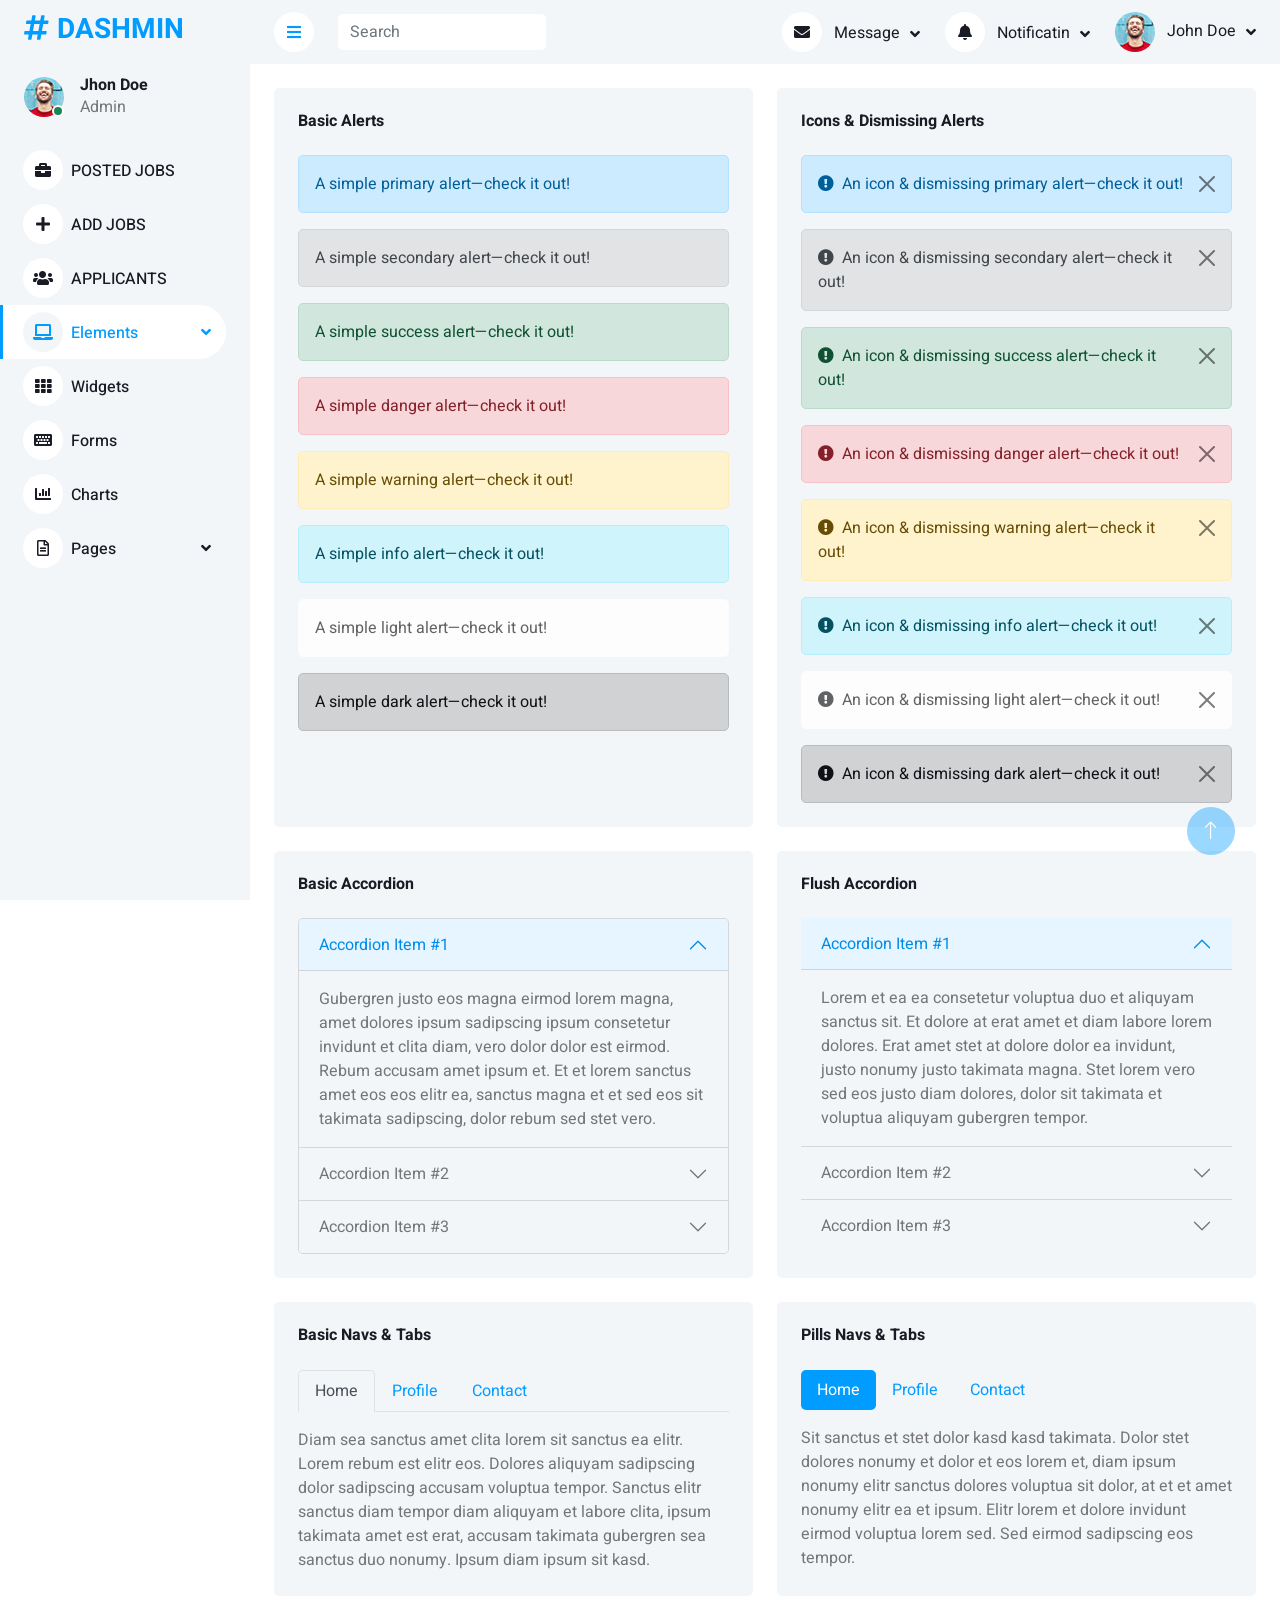
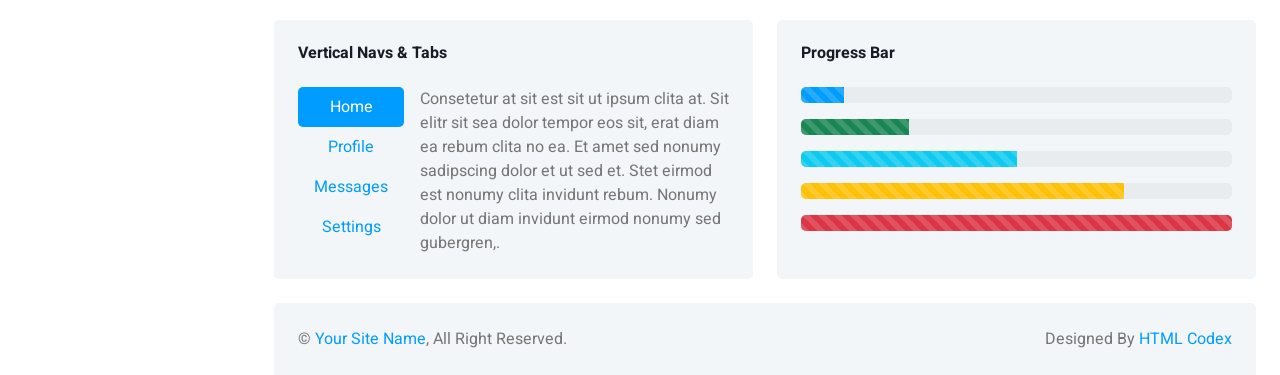
<file: dashboard/element.html>
<!DOCTYPE html>
<html lang="en">

<head>
    <meta charset="utf-8">
    <title>DASHMIN - Bootstrap Admin Template</title>
    <meta content="width=device-width, initial-scale=1.0" name="viewport">
    <meta content="" name="keywords">
    <meta content="" name="description">

    <!-- Favicon -->
    <link href="img/favicon.ico" rel="icon">

    <!-- Google Web Fonts -->
    <link rel="preconnect" href="https://fonts.googleapis.com">
    <link rel="preconnect" href="https://fonts.gstatic.com" crossorigin>
    <link href="https://fonts.googleapis.com/css2?family=Heebo:wght@400;500;600;700&display=swap" rel="stylesheet">
    
    <!-- Icon Font Stylesheet -->
    <link href="https://cdnjs.cloudflare.com/ajax/libs/font-awesome/5.10.0/css/all.min.css" rel="stylesheet">
    <link href="https://cdn.jsdelivr.net/npm/bootstrap-icons@1.4.1/font/bootstrap-icons.css" rel="stylesheet">

    <!-- Libraries Stylesheet -->
    <link href="lib/owlcarousel/assets/owl.carousel.min.css" rel="stylesheet">
    <link href="lib/tempusdominus/css/tempusdominus-bootstrap-4.min.css" rel="stylesheet" />

    <!-- Customized Bootstrap Stylesheet -->
    <link href="css/bootstrap.min.css" rel="stylesheet">

    <!-- Template Stylesheet -->
    <link href="css/style.css" rel="stylesheet">
</head>

<body>
    <div class="container-xxl position-relative bg-white d-flex p-0">
        <!-- Spinner Start -->
        <div id="spinner" class="show bg-white position-fixed translate-middle w-100 vh-100 top-50 start-50 d-flex align-items-center justify-content-center">
            <div class="spinner-border text-primary" style="width: 3rem; height: 3rem;" role="status">
                <span class="sr-only">Loading...</span>
            </div>
        </div>
        <!-- Spinner End -->


        <!-- Sidebar Start -->
        <div class="sidebar pe-4 pb-3">
            <nav class="navbar bg-light navbar-light">
                <a href="index.html" class="navbar-brand mx-4 mb-3">
                    <h3 class="text-primary"><i class="fa fa-hashtag me-2"></i>DASHMIN</h3>
                </a>
                <div class="d-flex align-items-center ms-4 mb-4">
                    <div class="position-relative">
                        <img class="rounded-circle" src="img/user.jpg" alt="" style="width: 40px; height: 40px;">
                        <div class="bg-success rounded-circle border border-2 border-white position-absolute end-0 bottom-0 p-1"></div>
                    </div>
                    <div class="ms-3">
                        <h6 class="mb-0">Jhon Doe</h6>
                        <span>Admin</span>
                    </div>
                </div>
                <div class="navbar-nav w-100">
                    <!-- <a href="index.php" class="nav-item nav-link"><i class="fa fa-tachometer-alt me-2"></i>POSTED JOBS</a> -->
                    <a href="index.php" class="nav-item nav-link"><i class="fa fa-briefcase me-2"></i>POSTED JOBS</a>
                    <a href="add_jobs.php" class="nav-item nav-link"> <i class="fa fa-plus me-2"></i>ADD JOBS</a>
                    <a href="table.php" class="nav-item nav-link"> <i class="fa fa-users me-2"></i>APPLICANTS</a>
                    <div class="nav-item dropdown">
                        <a href="#" class="nav-link dropdown-toggle active" data-bs-toggle="dropdown"><i class="fa fa-laptop me-2"></i>Elements</a>
                        <div class="dropdown-menu bg-transparent border-0">
                            <a href="button.html" class="dropdown-item">Buttons</a>
                            <a href="typography.html" class="dropdown-item">Typography</a>
                            <a href="element.html" class="dropdown-item active">Other Elements</a>
                        </div>
                    </div>
                    <a href="widget.html" class="nav-item nav-link"><i class="fa fa-th me-2"></i>Widgets</a>
                    <a href="form.html" class="nav-item nav-link"><i class="fa fa-keyboard me-2"></i>Forms</a>
                    <!-- <a href="table.html" class="nav-item nav-link"><i class="fa fa-table me-2"></i>APPLICANTS</a> -->
                    <a href="chart.html" class="nav-item nav-link"><i class="fa fa-chart-bar me-2"></i>Charts</a>
                    <div class="nav-item dropdown">
                        <a href="#" class="nav-link dropdown-toggle" data-bs-toggle="dropdown"><i class="far fa-file-alt me-2"></i>Pages</a>
                        <div class="dropdown-menu bg-transparent border-0">
                            <a href="signin.html" class="dropdown-item">Sign In</a>
                            <a href="signup.html" class="dropdown-item">Sign Up</a>
                            <a href="404.html" class="dropdown-item">404 Error</a>
                            <a href="blank.html" class="dropdown-item">Blank Page</a>
                        </div>
                    </div>
                </div>
            </nav>
        </div>
        <!-- Sidebar End -->


        <!-- Content Start -->
        <div class="content">
            <!-- Navbar Start -->
            <nav class="navbar navbar-expand bg-light navbar-light sticky-top px-4 py-0">
                <a href="index.html" class="navbar-brand d-flex d-lg-none me-4">
                    <h2 class="text-primary mb-0"><i class="fa fa-hashtag"></i></h2>
                </a>
                <a href="#" class="sidebar-toggler flex-shrink-0">
                    <i class="fa fa-bars"></i>
                </a>
                <form class="d-none d-md-flex ms-4">
                    <input class="form-control border-0" type="search" placeholder="Search">
                </form>
                <div class="navbar-nav align-items-center ms-auto">
                    <div class="nav-item dropdown">
                        <a href="#" class="nav-link dropdown-toggle" data-bs-toggle="dropdown">
                            <i class="fa fa-envelope me-lg-2"></i>
                            <span class="d-none d-lg-inline-flex">Message</span>
                        </a>
                        <div class="dropdown-menu dropdown-menu-end bg-light border-0 rounded-0 rounded-bottom m-0">
                            <a href="#" class="dropdown-item">
                                <div class="d-flex align-items-center">
                                    <img class="rounded-circle" src="img/user.jpg" alt="" style="width: 40px; height: 40px;">
                                    <div class="ms-2">
                                        <h6 class="fw-normal mb-0">Jhon send you a message</h6>
                                        <small>15 minutes ago</small>
                                    </div>
                                </div>
                            </a>
                            <hr class="dropdown-divider">
                            <a href="#" class="dropdown-item">
                                <div class="d-flex align-items-center">
                                    <img class="rounded-circle" src="img/user.jpg" alt="" style="width: 40px; height: 40px;">
                                    <div class="ms-2">
                                        <h6 class="fw-normal mb-0">Jhon send you a message</h6>
                                        <small>15 minutes ago</small>
                                    </div>
                                </div>
                            </a>
                            <hr class="dropdown-divider">
                            <a href="#" class="dropdown-item">
                                <div class="d-flex align-items-center">
                                    <img class="rounded-circle" src="img/user.jpg" alt="" style="width: 40px; height: 40px;">
                                    <div class="ms-2">
                                        <h6 class="fw-normal mb-0">Jhon send you a message</h6>
                                        <small>15 minutes ago</small>
                                    </div>
                                </div>
                            </a>
                            <hr class="dropdown-divider">
                            <a href="#" class="dropdown-item text-center">See all message</a>
                        </div>
                    </div>
                    <div class="nav-item dropdown">
                        <a href="#" class="nav-link dropdown-toggle" data-bs-toggle="dropdown">
                            <i class="fa fa-bell me-lg-2"></i>
                            <span class="d-none d-lg-inline-flex">Notificatin</span>
                        </a>
                        <div class="dropdown-menu dropdown-menu-end bg-light border-0 rounded-0 rounded-bottom m-0">
                            <a href="#" class="dropdown-item">
                                <h6 class="fw-normal mb-0">Profile updated</h6>
                                <small>15 minutes ago</small>
                            </a>
                            <hr class="dropdown-divider">
                            <a href="#" class="dropdown-item">
                                <h6 class="fw-normal mb-0">New user added</h6>
                                <small>15 minutes ago</small>
                            </a>
                            <hr class="dropdown-divider">
                            <a href="#" class="dropdown-item">
                                <h6 class="fw-normal mb-0">Password changed</h6>
                                <small>15 minutes ago</small>
                            </a>
                            <hr class="dropdown-divider">
                            <a href="#" class="dropdown-item text-center">See all notifications</a>
                        </div>
                    </div>
                    <div class="nav-item dropdown">
                        <a href="#" class="nav-link dropdown-toggle" data-bs-toggle="dropdown">
                            <img class="rounded-circle me-lg-2" src="img/user.jpg" alt="" style="width: 40px; height: 40px;">
                            <span class="d-none d-lg-inline-flex">John Doe</span>
                        </a>
                        <div class="dropdown-menu dropdown-menu-end bg-light border-0 rounded-0 rounded-bottom m-0">
                            <a href="#" class="dropdown-item">My Profile</a>
                            <a href="#" class="dropdown-item">Settings</a>
                            <a href="#" class="dropdown-item">Log Out</a>
                        </div>
                    </div>
                </div>
            </nav>
            <!-- Navbar End -->


            <!-- Other Elements Start -->
            <div class="container-fluid pt-4 px-4">
                <div class="row g-4">
                    <div class="col-sm-12 col-xl-6">
                        <div class="bg-light rounded h-100 p-4">
                            <h6 class="mb-4">Basic Alerts</h6>
                            <div class="alert alert-primary" role="alert">
                                A simple primary alert—check it out!
                            </div>
                            <div class="alert alert-secondary" role="alert">
                                A simple secondary alert—check it out!
                            </div>
                            <div class="alert alert-success" role="alert">
                                A simple success alert—check it out!
                            </div>
                            <div class="alert alert-danger" role="alert">
                                A simple danger alert—check it out!
                            </div>
                            <div class="alert alert-warning" role="alert">
                                A simple warning alert—check it out!
                            </div>
                            <div class="alert alert-info" role="alert">
                                A simple info alert—check it out!
                            </div>
                            <div class="alert alert-light" role="alert">
                                A simple light alert—check it out!
                            </div>
                            <div class="alert alert-dark mb-0" role="alert">
                                A simple dark alert—check it out!
                            </div>
                        </div>
                    </div>
                    <div class="col-sm-12 col-xl-6">
                        <div class="bg-light rounded h-100 p-4">
                            <h6 class="mb-4">Icons & Dismissing Alerts</h6>
                            <div class="alert alert-primary alert-dismissible fade show" role="alert">
                                <i class="fa fa-exclamation-circle me-2"></i>An icon & dismissing primary alert—check it out!
                                <button type="button" class="btn-close" data-bs-dismiss="alert" aria-label="Close"></button>
                            </div>
                            <div class="alert alert-secondary alert-dismissible fade show" role="alert">
                                <i class="fa fa-exclamation-circle me-2"></i>An icon & dismissing secondary alert—check it out!
                                <button type="button" class="btn-close" data-bs-dismiss="alert" aria-label="Close"></button>
                            </div>
                            <div class="alert alert-success alert-dismissible fade show" role="alert">
                                <i class="fa fa-exclamation-circle me-2"></i>An icon & dismissing success alert—check it out!
                                <button type="button" class="btn-close" data-bs-dismiss="alert" aria-label="Close"></button>
                            </div>
                            <div class="alert alert-danger alert-dismissible fade show" role="alert">
                                <i class="fa fa-exclamation-circle me-2"></i>An icon & dismissing danger alert—check it out!
                                <button type="button" class="btn-close" data-bs-dismiss="alert" aria-label="Close"></button>
                            </div>
                            <div class="alert alert-warning alert-dismissible fade show" role="alert">
                                <i class="fa fa-exclamation-circle me-2"></i>An icon & dismissing warning alert—check it out!
                                <button type="button" class="btn-close" data-bs-dismiss="alert" aria-label="Close"></button>
                            </div>
                            <div class="alert alert-info alert-dismissible fade show" role="alert">
                                <i class="fa fa-exclamation-circle me-2"></i>An icon & dismissing info alert—check it out!
                                <button type="button" class="btn-close" data-bs-dismiss="alert" aria-label="Close"></button>
                            </div>
                            <div class="alert alert-light alert-dismissible fade show" role="alert">
                                <i class="fa fa-exclamation-circle me-2"></i>An icon & dismissing light alert—check it out!
                                <button type="button" class="btn-close" data-bs-dismiss="alert" aria-label="Close"></button>
                            </div>
                            <div class="alert alert-dark alert-dismissible fade show mb-0" role="alert">
                                <i class="fa fa-exclamation-circle me-2"></i>An icon & dismissing dark alert—check it out!
                                <button type="button" class="btn-close" data-bs-dismiss="alert" aria-label="Close"></button>
                            </div>
                        </div>
                    </div>
                    <div class="col-sm-12 col-xl-6">
                        <div class="bg-light rounded h-100 p-4">
                            <h6 class="mb-4">Basic Accordion</h6>
                            <div class="accordion" id="accordionExample">
                                <div class="accordion-item">
                                    <h2 class="accordion-header" id="headingOne">
                                        <button class="accordion-button" type="button" data-bs-toggle="collapse"
                                            data-bs-target="#collapseOne" aria-expanded="true"
                                            aria-controls="collapseOne">
                                            Accordion Item #1
                                        </button>
                                    </h2>
                                    <div id="collapseOne" class="accordion-collapse collapse show"
                                        aria-labelledby="headingOne" data-bs-parent="#accordionExample">
                                        <div class="accordion-body">
                                            Gubergren justo eos magna eirmod lorem magna, amet dolores ipsum sadipscing ipsum consetetur invidunt et clita diam, vero dolor dolor est eirmod. Rebum accusam amet ipsum et. Et et lorem sanctus amet eos eos elitr ea, sanctus magna et et sed eos sit takimata sadipscing, dolor rebum sed stet vero.
                                        </div>
                                    </div>
                                </div>
                                <div class="accordion-item">
                                    <h2 class="accordion-header" id="headingTwo">
                                        <button class="accordion-button collapsed" type="button"
                                            data-bs-toggle="collapse" data-bs-target="#collapseTwo"
                                            aria-expanded="false" aria-controls="collapseTwo">
                                            Accordion Item #2
                                        </button>
                                    </h2>
                                    <div id="collapseTwo" class="accordion-collapse collapse"
                                        aria-labelledby="headingTwo" data-bs-parent="#accordionExample">
                                        <div class="accordion-body">
                                            Voluptua sit dolores consetetur ea et diam est et takimata. Et erat sadipscing dolores et stet diam ut ut diam, sit aliquyam no magna et dolore lorem dolor sit. Lorem lorem sed sed duo, eirmod sit diam ipsum sit erat, lorem sit dolor diam amet ea aliquyam tempor rebum invidunt,.
                                        </div>
                                    </div>
                                </div>
                                <div class="accordion-item">
                                    <h2 class="accordion-header" id="headingThree">
                                        <button class="accordion-button collapsed" type="button"
                                            data-bs-toggle="collapse" data-bs-target="#collapseThree"
                                            aria-expanded="false" aria-controls="collapseThree">
                                            Accordion Item #3
                                        </button>
                                    </h2>
                                    <div id="collapseThree" class="accordion-collapse collapse"
                                        aria-labelledby="headingThree" data-bs-parent="#accordionExample">
                                        <div class="accordion-body">
                                            Dolore eos dolor tempor justo sea eos amet eos kasd dolor, et diam tempor lorem dolores vero. Stet dolore gubergren nonumy diam. Consetetur sit takimata magna invidunt, dolore sea amet consetetur ea et rebum, invidunt et amet sit sea. Dolor eirmod sed magna sadipscing sadipscing lorem lorem sed, sit lorem.
                                        </div>
                                    </div>
                                </div>
                            </div>
                        </div>
                    </div>
                    <div class="col-sm-12 col-xl-6">
                        <div class="bg-light rounded h-100 p-4">
                            <h6 class="mb-4">Flush Accordion</h6>
                            <div class="accordion accordion-flush" id="accordionFlushExample">
                                <div class="accordion-item">
                                    <h2 class="accordion-header" id="flush-headingOne">
                                        <button class="accordion-button" type="button"
                                            data-bs-toggle="collapse" data-bs-target="#flush-collapseOne"
                                            aria-expanded="true" aria-controls="flush-collapseOne">
                                            Accordion Item #1
                                        </button>
                                    </h2>
                                    <div id="flush-collapseOne" class="accordion-collapse collapse show"
                                        aria-labelledby="flush-headingOne" data-bs-parent="#accordionFlushExample">
                                        <div class="accordion-body">
                                            Lorem et ea ea consetetur voluptua duo et aliquyam sanctus sit. Et dolore at erat amet et diam labore lorem dolores. Erat amet stet at dolore dolor ea invidunt, justo nonumy justo takimata magna. Stet lorem vero sed eos justo diam dolores, dolor sit takimata et voluptua aliquyam gubergren tempor.
                                        </div>
                                    </div>
                                </div>
                                <div class="accordion-item">
                                    <h2 class="accordion-header" id="flush-headingTwo">
                                        <button class="accordion-button collapsed" type="button"
                                            data-bs-toggle="collapse" data-bs-target="#flush-collapseTwo"
                                            aria-expanded="false" aria-controls="flush-collapseTwo">
                                            Accordion Item #2
                                        </button>
                                    </h2>
                                    <div id="flush-collapseTwo" class="accordion-collapse collapse"
                                        aria-labelledby="flush-headingTwo" data-bs-parent="#accordionFlushExample">
                                        <div class="accordion-body">
                                            Sea diam dolore aliquyam aliquyam diam et consetetur et. Accusam amet no invidunt invidunt et consetetur, magna ut nonumy kasd erat tempor dolor et. Diam magna dolor sed amet duo dolores magna vero. Amet sit sadipscing ea diam clita lorem sit. Vero et et et tempor diam. Ipsum eirmod sit.
                                        </div>
                                    </div>
                                </div>
                                <div class="accordion-item">
                                    <h2 class="accordion-header" id="flush-headingThree">
                                        <button class="accordion-button collapsed" type="button"
                                            data-bs-toggle="collapse" data-bs-target="#flush-collapseThree"
                                            aria-expanded="false" aria-controls="flush-collapseThree">
                                            Accordion Item #3
                                        </button>
                                    </h2>
                                    <div id="flush-collapseThree" class="accordion-collapse collapse"
                                        aria-labelledby="flush-headingThree" data-bs-parent="#accordionFlushExample">
                                        <div class="accordion-body">
                                            Sea sea sit sanctus magna gubergren kasd, magna justo ea lorem lorem. Elitr aliquyam ipsum clita consetetur duo at nonumy invidunt, invidunt eos dolore vero sit amet amet magna tempor clita, takimata diam justo stet erat et vero erat. Sit ipsum eirmod sea ut vero dolores sea clita nonumy, no.
                                        </div>
                                    </div>
                                </div>
                            </div>
                        </div>
                    </div>
                    <div class="col-sm-12 col-xl-6">
                        <div class="bg-light rounded h-100 p-4">
                            <h6 class="mb-4">Basic Navs & Tabs</h6>
                            <nav>
                                <div class="nav nav-tabs" id="nav-tab" role="tablist">
                                    <button class="nav-link active" id="nav-home-tab" data-bs-toggle="tab"
                                        data-bs-target="#nav-home" type="button" role="tab" aria-controls="nav-home"
                                        aria-selected="true">Home</button>
                                    <button class="nav-link" id="nav-profile-tab" data-bs-toggle="tab"
                                        data-bs-target="#nav-profile" type="button" role="tab"
                                        aria-controls="nav-profile" aria-selected="false">Profile</button>
                                    <button class="nav-link" id="nav-contact-tab" data-bs-toggle="tab"
                                        data-bs-target="#nav-contact" type="button" role="tab"
                                        aria-controls="nav-contact" aria-selected="false">Contact</button>
                                </div>
                            </nav>
                            <div class="tab-content pt-3" id="nav-tabContent">
                                <div class="tab-pane fade show active" id="nav-home" role="tabpanel" aria-labelledby="nav-home-tab">
                                    Diam sea sanctus amet clita lorem sit sanctus ea elitr. Lorem rebum est elitr eos. Dolores aliquyam sadipscing dolor sadipscing accusam voluptua tempor. Sanctus elitr sanctus diam tempor diam aliquyam et labore clita, ipsum takimata amet est erat, accusam takimata gubergren sea sanctus duo nonumy. Ipsum diam ipsum sit kasd.
                                </div>
                                <div class="tab-pane fade" id="nav-profile" role="tabpanel" aria-labelledby="nav-profile-tab">
                                    Sanctus vero sit kasd sea gubergren takimata consetetur elitr elitr, consetetur sadipscing takimata ipsum dolores. Accusam duo accusam et labore ea elitr ipsum tempor sit, dolore aliquyam ipsum sit amet sit. Et dolore ipsum labore invidunt rebum. Sed dolore gubergren sanctus vero diam lorem rebum elitr, erat diam dolor clita.
                                </div>
                                <div class="tab-pane fade" id="nav-contact" role="tabpanel" aria-labelledby="nav-contact-tab">
                                    Sit consetetur eirmod lorem ea magna sadipscing ipsum elitr invidunt, dolores lorem erat ipsum ut aliquyam eos lorem sed. Nonumy aliquyam ea justo eos dolores dolores duo dolores. Aliquyam dolor sea dolores sit takimata no erat vero. At lorem justo tempor lorem duo, stet kasd aliquyam ipsum voluptua labore at.
                                </div>
                            </div>
                        </div>
                    </div>
                    <div class="col-sm-12 col-xl-6">
                        <div class="bg-light rounded h-100 p-4">
                            <h6 class="mb-4">Pills Navs & Tabs</h6>
                            <ul class="nav nav-pills mb-3" id="pills-tab" role="tablist">
                                <li class="nav-item" role="presentation">
                                    <button class="nav-link active" id="pills-home-tab" data-bs-toggle="pill"
                                        data-bs-target="#pills-home" type="button" role="tab" aria-controls="pills-home"
                                        aria-selected="true">Home</button>
                                </li>
                                <li class="nav-item" role="presentation">
                                    <button class="nav-link" id="pills-profile-tab" data-bs-toggle="pill"
                                        data-bs-target="#pills-profile" type="button" role="tab"
                                        aria-controls="pills-profile" aria-selected="false">Profile</button>
                                </li>
                                <li class="nav-item" role="presentation">
                                    <button class="nav-link" id="pills-contact-tab" data-bs-toggle="pill"
                                        data-bs-target="#pills-contact" type="button" role="tab"
                                        aria-controls="pills-contact" aria-selected="false">Contact</button>
                                </li>
                            </ul>
                            <div class="tab-content" id="pills-tabContent">
                                <div class="tab-pane fade show active" id="pills-home" role="tabpanel" aria-labelledby="pills-home-tab">
                                    Sit sanctus et stet dolor kasd kasd takimata. Dolor stet dolores nonumy et dolor et eos lorem et, diam ipsum nonumy elitr sanctus dolores voluptua sit dolor, at et et amet nonumy elitr ea et ipsum. Elitr lorem et dolore invidunt eirmod voluptua lorem sed. Sed eirmod sadipscing eos tempor.
                                </div>
                                <div class="tab-pane fade" id="pills-profile" role="tabpanel" aria-labelledby="pills-profile-tab">
                                    Invidunt rebum voluptua lorem eirmod dolore. Amet no sed sanctus lorem ea. Nonumy sit stet sit magna. Rebum rebum ipsum clita erat consetetur, sit dolor sit clita et amet. Est et clita dolore takimata, sea dolores tempor erat consetetur lorem. Consetetur sea sadipscing dolor et dolores et stet, tempor elitr.
                                </div>
                                <div class="tab-pane fade" id="pills-contact" role="tabpanel" aria-labelledby="pills-contact-tab">
                                    Et diam et est sed vero ipsum voluptua dolor et, sit eos justo ipsum no ipsum amet sed aliquyam dolore, ut ipsum sanctus et consetetur. Sit ea sit clita lorem ea gubergren. Et dolore vero sanctus voluptua ipsum sadipscing amet at. Et sed dolore voluptua dolor eos tempor, erat amet.
                                </div>
                            </div>
                        </div>
                    </div>
                    <div class="col-sm-12 col-xl-6">
                        <div class="bg-light rounded h-100 p-4">
                            <h6 class="mb-4">Vertical Navs & Tabs</h6>
                            <div class="d-flex align-items-start">
                                <div class="nav flex-column nav-pills me-3" id="v-pills-tab" role="tablist"
                                    aria-orientation="vertical">
                                    <button class="nav-link active" id="v-pills-home-tab" data-bs-toggle="pill"
                                        data-bs-target="#v-pills-home" type="button" role="tab"
                                        aria-controls="v-pills-home" aria-selected="true">Home</button>
                                    <button class="nav-link" id="v-pills-profile-tab" data-bs-toggle="pill"
                                        data-bs-target="#v-pills-profile" type="button" role="tab"
                                        aria-controls="v-pills-profile" aria-selected="false">Profile</button>
                                    <button class="nav-link" id="v-pills-messages-tab" data-bs-toggle="pill"
                                        data-bs-target="#v-pills-messages" type="button" role="tab"
                                        aria-controls="v-pills-messages" aria-selected="false">Messages</button>
                                    <button class="nav-link" id="v-pills-settings-tab" data-bs-toggle="pill"
                                        data-bs-target="#v-pills-settings" type="button" role="tab"
                                        aria-controls="v-pills-settings" aria-selected="false">Settings</button>
                                </div>
                                <div class="tab-content" id="v-pills-tabContent">
                                    <div class="tab-pane fade show active" id="v-pills-home" role="tabpanel" aria-labelledby="v-pills-home-tab">
                                        Consetetur at sit est sit ut ipsum clita at. Sit elitr sit sea dolor tempor eos sit, erat diam ea rebum clita no ea. Et amet sed nonumy sadipscing dolor et ut sed et. Stet eirmod est nonumy clita invidunt rebum. Nonumy dolor ut diam invidunt eirmod nonumy sed gubergren,.
                                    </div>
                                    <div class="tab-pane fade" id="v-pills-profile" role="tabpanel" aria-labelledby="v-pills-profile-tab">
                                        Tempor et kasd accusam duo et dolor no accusam dolore, dolor sed voluptua duo no, sit et stet lorem dolor ipsum tempor consetetur vero, consetetur est eos sit eirmod erat diam accusam sadipscing sit. Takimata erat ea eirmod tempor elitr dolore sadipscing kasd justo, elitr tempor sed eos sadipscing magna.
                                    </div>
                                    <div class="tab-pane fade" id="v-pills-messages" role="tabpanel" aria-labelledby="v-pills-messages-tab">
                                        Sed kasd kasd ea clita sed lorem amet tempor est voluptua, labore stet dolores gubergren clita lorem sed nonumy at. Dolores et ut erat voluptua. Est voluptua stet accusam rebum, elitr amet sit takimata sea eirmod. Sanctus elitr amet sit dolore sea stet et ut. Dolor et sanctus elitr ut.
                                    </div>
                                    <div class="tab-pane fade" id="v-pills-settings" role="tabpanel" aria-labelledby="v-pills-settings-tab">
                                        Sit et vero kasd sea et at, aliquyam takimata et et est, labore et takimata sed ut stet sanctus, nonumy dolor invidunt sit labore et, amet et dolor sit dolor tempor et dolor ipsum nonumy, accusam clita sadipscing ut et labore labore est, dolore accusam vero at est sit. Invidunt.
                                    </div>
                                </div>
                            </div>
                        </div>
                    </div>
                    <div class="col-sm-12 col-xl-6">
                        <div class="bg-light rounded h-100 p-4">
                            <h6 class="mb-4">Progress Bar</h6>
                            <div class="pg-bar mb-3">
                                <div class="progress">
                                    <div class="progress-bar progress-bar-striped" role="progressbar" aria-valuenow="10" aria-valuemin="0" aria-valuemax="100"></div>
                                </div>
                            </div>
                            <div class="pg-bar mb-3">
                                <div class="progress">
                                    <div class="progress-bar progress-bar-striped bg-success" role="progressbar" aria-valuenow="25" aria-valuemin="0" aria-valuemax="100"></div>
                                </div>
                            </div>
                            <div class="pg-bar mb-3">
                                <div class="progress">
                                    <div class="progress-bar progress-bar-striped bg-info" role="progressbar" aria-valuenow="50" aria-valuemin="0" aria-valuemax="100"></div>
                                </div>
                            </div>
                            <div class="pg-bar mb-3">
                                <div class="progress">
                                    <div class="progress-bar progress-bar-striped bg-warning" role="progressbar" aria-valuenow="75" aria-valuemin="0" aria-valuemax="100"></div>
                                </div>
                            </div>
                            <div class="pg-bar mb-0">
                                <div class="progress">
                                    <div class="progress-bar progress-bar-striped bg-danger" role="progressbar" aria-valuenow="100" aria-valuemin="0" aria-valuemax="100"></div>
                                </div>
                            </div>
                        </div>
                    </div>
                </div>
            </div>
            <!-- Other Elements End -->


            <!-- Footer Start -->
            <div class="container-fluid pt-4 px-4">
                <div class="bg-light rounded-top p-4">
                    <div class="row">
                        <div class="col-12 col-sm-6 text-center text-sm-start">
                            &copy; <a href="#">Your Site Name</a>, All Right Reserved. 
                        </div>
                        <div class="col-12 col-sm-6 text-center text-sm-end">
                            <!--/*** This template is free as long as you keep the footer author’s credit link/attribution link/backlink. If you'd like to use the template without the footer author’s credit link/attribution link/backlink, you can purchase the Credit Removal License from "https://htmlcodex.com/credit-removal". Thank you for your support. ***/-->
                            Designed By <a href="https://htmlcodex.com">HTML Codex</a>
                        </div>
                    </div>
                </div>
            </div>
            <!-- Footer End -->
        </div>
        <!-- Content End -->


        <!-- Back to Top -->
        <a href="#" class="btn btn-lg btn-primary btn-lg-square back-to-top"><i class="bi bi-arrow-up"></i></a>
    </div>

    <!-- JavaScript Libraries -->
    <script src="https://code.jquery.com/jquery-3.4.1.min.js"></script>
    <script src="https://cdn.jsdelivr.net/npm/bootstrap@5.0.0/dist/js/bootstrap.bundle.min.js"></script>
    <script src="lib/chart/chart.min.js"></script>
    <script src="lib/easing/easing.min.js"></script>
    <script src="lib/waypoints/waypoints.min.js"></script>
    <script src="lib/owlcarousel/owl.carousel.min.js"></script>
    <script src="lib/tempusdominus/js/moment.min.js"></script>
    <script src="lib/tempusdominus/js/moment-timezone.min.js"></script>
    <script src="lib/tempusdominus/js/tempusdominus-bootstrap-4.min.js"></script>

    <!-- Template Javascript -->
    <script src="js/main.js"></script>
</body>

</html>
</file>
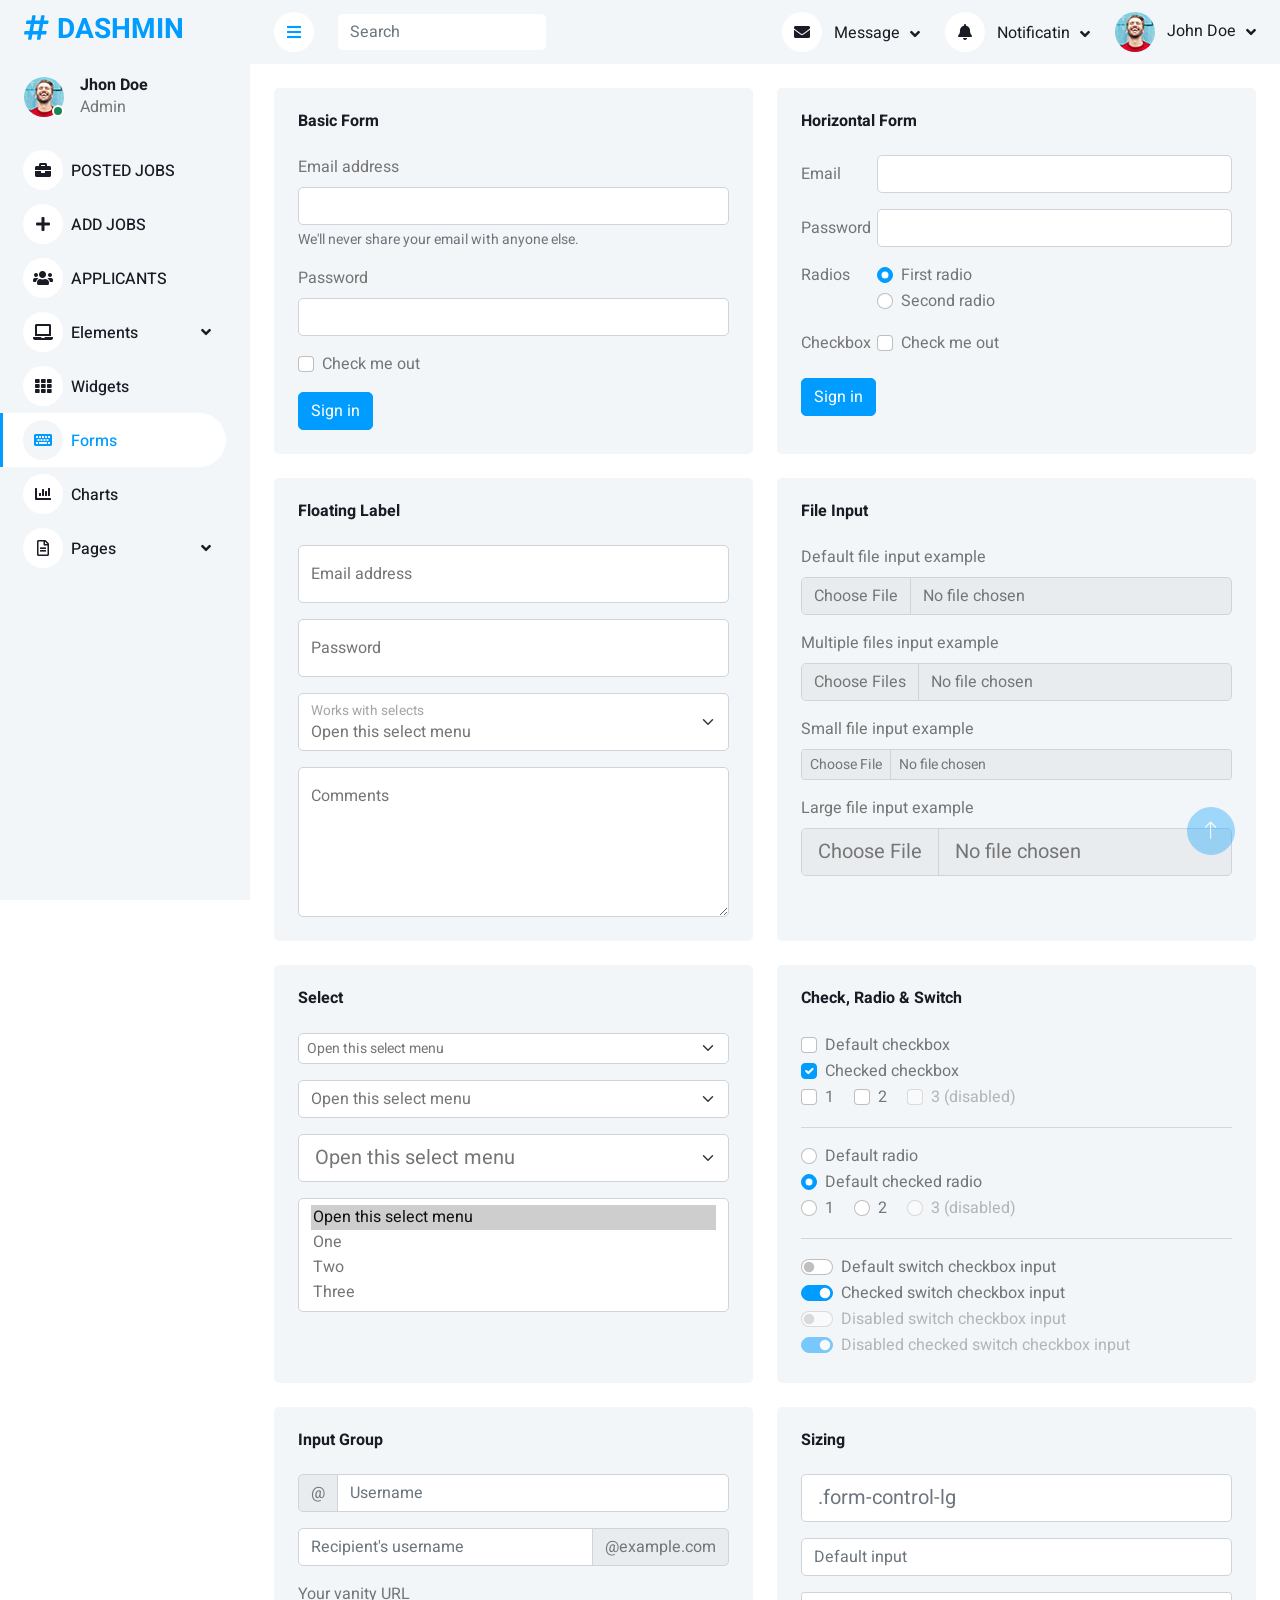
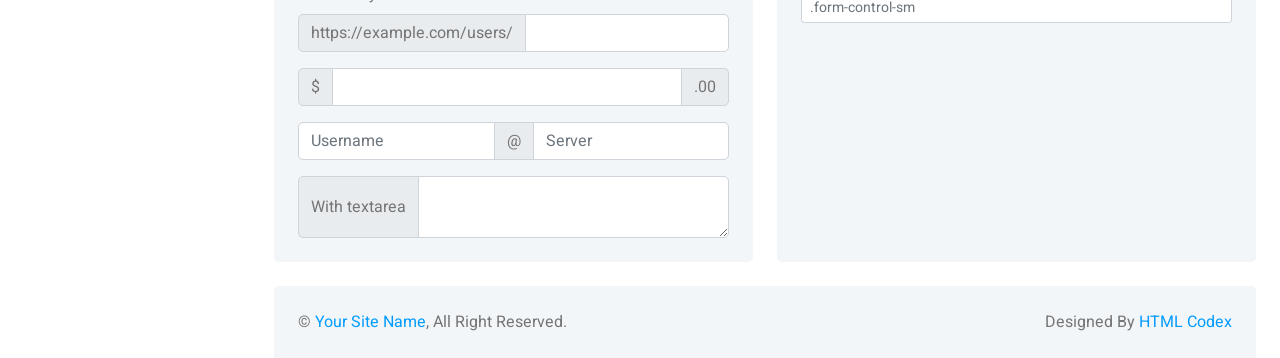
<file: dashboard/form.html>
<!DOCTYPE html>
<html lang="en">

<head>
    <meta charset="utf-8">
    <title>DASHMIN - Bootstrap Admin Template</title>
    <meta content="width=device-width, initial-scale=1.0" name="viewport">
    <meta content="" name="keywords">
    <meta content="" name="description">

    <!-- Favicon -->
    <link href="img/favicon.ico" rel="icon">

    <!-- Google Web Fonts -->
    <link rel="preconnect" href="https://fonts.googleapis.com">
    <link rel="preconnect" href="https://fonts.gstatic.com" crossorigin>
    <link href="https://fonts.googleapis.com/css2?family=Heebo:wght@400;500;600;700&display=swap" rel="stylesheet">
    
    <!-- Icon Font Stylesheet -->
    <link href="https://cdnjs.cloudflare.com/ajax/libs/font-awesome/5.10.0/css/all.min.css" rel="stylesheet">
    <link href="https://cdn.jsdelivr.net/npm/bootstrap-icons@1.4.1/font/bootstrap-icons.css" rel="stylesheet">

    <!-- Libraries Stylesheet -->
    <link href="lib/owlcarousel/assets/owl.carousel.min.css" rel="stylesheet">
    <link href="lib/tempusdominus/css/tempusdominus-bootstrap-4.min.css" rel="stylesheet" />

    <!-- Customized Bootstrap Stylesheet -->
    <link href="css/bootstrap.min.css" rel="stylesheet">

    <!-- Template Stylesheet -->
    <link href="css/style.css" rel="stylesheet">
</head>

<body>
    <div class="container-xxl position-relative bg-white d-flex p-0">
        <!-- Spinner Start -->
        <div id="spinner" class="show bg-white position-fixed translate-middle w-100 vh-100 top-50 start-50 d-flex align-items-center justify-content-center">
            <div class="spinner-border text-primary" style="width: 3rem; height: 3rem;" role="status">
                <span class="sr-only">Loading...</span>
            </div>
        </div>
        <!-- Spinner End -->


        <!-- Sidebar Start -->
        <div class="sidebar pe-4 pb-3">
            <nav class="navbar bg-light navbar-light">
                <a href="index.php" class="navbar-brand mx-4 mb-3">
                    <h3 class="text-primary"><i class="fa fa-hashtag me-2"></i>DASHMIN</h3>
                </a>
                <div class="d-flex align-items-center ms-4 mb-4">
                    <div class="position-relative">
                        <img class="rounded-circle" src="img/user.jpg" alt="" style="width: 40px; height: 40px;">
                        <div class="bg-success rounded-circle border border-2 border-white position-absolute end-0 bottom-0 p-1"></div>
                    </div>
                    <div class="ms-3">
                        <h6 class="mb-0">Jhon Doe</h6>
                        <span>Admin</span>
                    </div>
                </div>
                <div class="navbar-nav w-100">
                    <!-- <a href="index.php" class="nav-item nav-link"><i class="fa fa-tachometer-alt me-2"></i>POSTED JOBS</a> -->
                    <a href="index.php" class="nav-item nav-link"><i class="fa fa-briefcase me-2"></i>POSTED JOBS</a>
                    <a href="add_jobs.php" class="nav-item nav-link"> <i class="fa fa-plus me-2"></i>ADD JOBS</a>
                    <a href="table.php" class="nav-item nav-link"> <i class="fa fa-users me-2"></i>APPLICANTS</a>
                    <div class="nav-item dropdown">
                        <a href="#" class="nav-link dropdown-toggle" data-bs-toggle="dropdown"><i class="fa fa-laptop me-2"></i>Elements</a>
                        <div class="dropdown-menu bg-transparent border-0">
                            <a href="button.html" class="dropdown-item">Buttons</a>
                            <a href="typography.html" class="dropdown-item">Typography</a>
                            <a href="element.html" class="dropdown-item">Other Elements</a>
                        </div>
                    </div>
                    <a href="widget.html" class="nav-item nav-link"><i class="fa fa-th me-2"></i>Widgets</a>
                    <a href="form.html" class="nav-item nav-link active"><i class="fa fa-keyboard me-2"></i>Forms</a>
                    <!-- <a href="table.html" class="nav-item nav-link"><i class="fa fa-table me-2"></i>APPLICANTS</a> -->
                    <a href="chart.html" class="nav-item nav-link"><i class="fa fa-chart-bar me-2"></i>Charts</a>
                    <div class="nav-item dropdown">
                        <a href="#" class="nav-link dropdown-toggle" data-bs-toggle="dropdown"><i class="far fa-file-alt me-2"></i>Pages</a>
                        <div class="dropdown-menu bg-transparent border-0">
                            <a href="signin.html" class="dropdown-item">Sign In</a>
                            <a href="signup.html" class="dropdown-item">Sign Up</a>
                            <a href="404.html" class="dropdown-item">404 Error</a>
                            <a href="blank.html" class="dropdown-item">Blank Page</a>
                        </div>
                    </div>
                </div>
            </nav>
        </div>
        <!-- Sidebar End -->


        <!-- Content Start -->
        <div class="content">
            <!-- Navbar Start -->
            <nav class="navbar navbar-expand bg-light navbar-light sticky-top px-4 py-0">
                <a href="index.html" class="navbar-brand d-flex d-lg-none me-4">
                    <h2 class="text-primary mb-0"><i class="fa fa-hashtag"></i></h2>
                </a>
                <a href="#" class="sidebar-toggler flex-shrink-0">
                    <i class="fa fa-bars"></i>
                </a>
                <form class="d-none d-md-flex ms-4">
                    <input class="form-control border-0" type="search" placeholder="Search">
                </form>
                <div class="navbar-nav align-items-center ms-auto">
                    <div class="nav-item dropdown">
                        <a href="#" class="nav-link dropdown-toggle" data-bs-toggle="dropdown">
                            <i class="fa fa-envelope me-lg-2"></i>
                            <span class="d-none d-lg-inline-flex">Message</span>
                        </a>
                        <div class="dropdown-menu dropdown-menu-end bg-light border-0 rounded-0 rounded-bottom m-0">
                            <a href="#" class="dropdown-item">
                                <div class="d-flex align-items-center">
                                    <img class="rounded-circle" src="img/user.jpg" alt="" style="width: 40px; height: 40px;">
                                    <div class="ms-2">
                                        <h6 class="fw-normal mb-0">Jhon send you a message</h6>
                                        <small>15 minutes ago</small>
                                    </div>
                                </div>
                            </a>
                            <hr class="dropdown-divider">
                            <a href="#" class="dropdown-item">
                                <div class="d-flex align-items-center">
                                    <img class="rounded-circle" src="img/user.jpg" alt="" style="width: 40px; height: 40px;">
                                    <div class="ms-2">
                                        <h6 class="fw-normal mb-0">Jhon send you a message</h6>
                                        <small>15 minutes ago</small>
                                    </div>
                                </div>
                            </a>
                            <hr class="dropdown-divider">
                            <a href="#" class="dropdown-item">
                                <div class="d-flex align-items-center">
                                    <img class="rounded-circle" src="img/user.jpg" alt="" style="width: 40px; height: 40px;">
                                    <div class="ms-2">
                                        <h6 class="fw-normal mb-0">Jhon send you a message</h6>
                                        <small>15 minutes ago</small>
                                    </div>
                                </div>
                            </a>
                            <hr class="dropdown-divider">
                            <a href="#" class="dropdown-item text-center">See all message</a>
                        </div>
                    </div>
                    <div class="nav-item dropdown">
                        <a href="#" class="nav-link dropdown-toggle" data-bs-toggle="dropdown">
                            <i class="fa fa-bell me-lg-2"></i>
                            <span class="d-none d-lg-inline-flex">Notificatin</span>
                        </a>
                        <div class="dropdown-menu dropdown-menu-end bg-light border-0 rounded-0 rounded-bottom m-0">
                            <a href="#" class="dropdown-item">
                                <h6 class="fw-normal mb-0">Profile updated</h6>
                                <small>15 minutes ago</small>
                            </a>
                            <hr class="dropdown-divider">
                            <a href="#" class="dropdown-item">
                                <h6 class="fw-normal mb-0">New user added</h6>
                                <small>15 minutes ago</small>
                            </a>
                            <hr class="dropdown-divider">
                            <a href="#" class="dropdown-item">
                                <h6 class="fw-normal mb-0">Password changed</h6>
                                <small>15 minutes ago</small>
                            </a>
                            <hr class="dropdown-divider">
                            <a href="#" class="dropdown-item text-center">See all notifications</a>
                        </div>
                    </div>
                    <div class="nav-item dropdown">
                        <a href="#" class="nav-link dropdown-toggle" data-bs-toggle="dropdown">
                            <img class="rounded-circle me-lg-2" src="img/user.jpg" alt="" style="width: 40px; height: 40px;">
                            <span class="d-none d-lg-inline-flex">John Doe</span>
                        </a>
                        <div class="dropdown-menu dropdown-menu-end bg-light border-0 rounded-0 rounded-bottom m-0">
                            <a href="#" class="dropdown-item">My Profile</a>
                            <a href="#" class="dropdown-item">Settings</a>
                            <a href="#" class="dropdown-item">Log Out</a>
                        </div>
                    </div>
                </div>
            </nav>
            <!-- Navbar End -->


            <!-- Form Start -->
            <div class="container-fluid pt-4 px-4">
                <div class="row g-4">
                    <div class="col-sm-12 col-xl-6">
                        <div class="bg-light rounded h-100 p-4">
                            <h6 class="mb-4">Basic Form</h6>
                            <form>
                                <div class="mb-3">
                                    <label for="exampleInputEmail1" class="form-label">Email address</label>
                                    <input type="email" class="form-control" id="exampleInputEmail1"
                                        aria-describedby="emailHelp">
                                    <div id="emailHelp" class="form-text">We'll never share your email with anyone else.
                                    </div>
                                </div>
                                <div class="mb-3">
                                    <label for="exampleInputPassword1" class="form-label">Password</label>
                                    <input type="password" class="form-control" id="exampleInputPassword1">
                                </div>
                                <div class="mb-3 form-check">
                                    <input type="checkbox" class="form-check-input" id="exampleCheck1">
                                    <label class="form-check-label" for="exampleCheck1">Check me out</label>
                                </div>
                                <button type="submit" class="btn btn-primary">Sign in</button>
                            </form>
                        </div>
                    </div>
                    <div class="col-sm-12 col-xl-6">
                        <div class="bg-light rounded h-100 p-4">
                            <h6 class="mb-4">Horizontal Form</h6>
                            <form>
                                <div class="row mb-3">
                                    <label for="inputEmail3" class="col-sm-2 col-form-label">Email</label>
                                    <div class="col-sm-10">
                                        <input type="email" class="form-control" id="inputEmail3">
                                    </div>
                                </div>
                                <div class="row mb-3">
                                    <label for="inputPassword3" class="col-sm-2 col-form-label">Password</label>
                                    <div class="col-sm-10">
                                        <input type="password" class="form-control" id="inputPassword3">
                                    </div>
                                </div>
                                <fieldset class="row mb-3">
                                    <legend class="col-form-label col-sm-2 pt-0">Radios</legend>
                                    <div class="col-sm-10">
                                        <div class="form-check">
                                            <input class="form-check-input" type="radio" name="gridRadios"
                                                id="gridRadios1" value="option1" checked>
                                            <label class="form-check-label" for="gridRadios1">
                                                First radio
                                            </label>
                                        </div>
                                        <div class="form-check">
                                            <input class="form-check-input" type="radio" name="gridRadios"
                                                id="gridRadios2" value="option2">
                                            <label class="form-check-label" for="gridRadios2">
                                                Second radio
                                            </label>
                                        </div>
                                    </div>
                                </fieldset>
                                <div class="row mb-3">
                                    <legend class="col-form-label col-sm-2 pt-0">Checkbox</legend>
                                    <div class="col-sm-10">
                                        <div class="form-check">
                                            <input class="form-check-input" type="checkbox" id="gridCheck1">
                                            <label class="form-check-label" for="gridCheck1">
                                                Check me out
                                            </label>
                                        </div>
                                    </div>
                                </div>
                                <button type="submit" class="btn btn-primary">Sign in</button>
                            </form>
                        </div>
                    </div>
                    <div class="col-sm-12 col-xl-6">
                        <div class="bg-light rounded h-100 p-4">
                            <h6 class="mb-4">Floating Label</h6>
                            <div class="form-floating mb-3">
                                <input type="email" class="form-control" id="floatingInput"
                                    placeholder="name@example.com">
                                <label for="floatingInput">Email address</label>
                            </div>
                            <div class="form-floating mb-3">
                                <input type="password" class="form-control" id="floatingPassword"
                                    placeholder="Password">
                                <label for="floatingPassword">Password</label>
                            </div>
                            <div class="form-floating mb-3">
                                <select class="form-select" id="floatingSelect"
                                    aria-label="Floating label select example">
                                    <option selected>Open this select menu</option>
                                    <option value="1">One</option>
                                    <option value="2">Two</option>
                                    <option value="3">Three</option>
                                </select>
                                <label for="floatingSelect">Works with selects</label>
                            </div>
                            <div class="form-floating">
                                <textarea class="form-control" placeholder="Leave a comment here"
                                    id="floatingTextarea" style="height: 150px;"></textarea>
                                <label for="floatingTextarea">Comments</label>
                            </div>
                        </div>
                    </div>
                    <div class="col-sm-12 col-xl-6">
                        <div class="bg-light rounded h-100 p-4">
                            <h6 class="mb-4">File Input</h6>
                            <div class="mb-3">
                                <label for="formFile" class="form-label">Default file input example</label>
                                <input class="form-control" type="file" id="formFile">
                            </div>
                            <div class="mb-3">
                                <label for="formFileMultiple" class="form-label">Multiple files input example</label>
                                <input class="form-control" type="file" id="formFileMultiple" multiple>
                            </div>
                            <div class="mb-3">
                                <label for="formFileSm" class="form-label">Small file input example</label>
                                <input class="form-control form-control-sm" id="formFileSm" type="file">
                            </div>
                            <div>
                                <label for="formFileLg" class="form-label">Large file input example</label>
                                <input class="form-control form-control-lg" id="formFileLg" type="file">
                            </div>
                        </div>
                    </div>
                    <div class="col-sm-12 col-xl-6">
                        <div class="bg-light rounded h-100 p-4">
                            <h6 class="mb-4">Select</h6>
                            <select class="form-select form-select-sm mb-3" aria-label=".form-select-sm example">
                                <option selected>Open this select menu</option>
                                <option value="1">One</option>
                                <option value="2">Two</option>
                                <option value="3">Three</option>
                            </select>
                            <select class="form-select mb-3" aria-label="Default select example">
                                <option selected>Open this select menu</option>
                                <option value="1">One</option>
                                <option value="2">Two</option>
                                <option value="3">Three</option>
                            </select>
                            <select class="form-select form-select-lg mb-3" aria-label=".form-select-lg example">
                                <option selected>Open this select menu</option>
                                <option value="1">One</option>
                                <option value="2">Two</option>
                                <option value="3">Three</option>
                            </select>
                            <select class="form-select" multiple aria-label="multiple select example">
                                <option selected>Open this select menu</option>
                                <option value="1">One</option>
                                <option value="2">Two</option>
                                <option value="3">Three</option>
                            </select>
                        </div>
                    </div>
                    <div class="col-sm-12 col-xl-6">
                        <div class="bg-light rounded h-100 p-4">
                            <h6 class="mb-4">Check, Radio & Switch</h6>
                            <div class="form-check">
                                <input class="form-check-input" type="checkbox" value="" id="flexCheckDefault">
                                <label class="form-check-label" for="flexCheckDefault">
                                    Default checkbox
                                </label>
                            </div>
                            <div class="form-check">
                                <input class="form-check-input" type="checkbox" value="" id="flexCheckChecked" checked>
                                <label class="form-check-label" for="flexCheckChecked">
                                    Checked checkbox
                                </label>
                            </div>
                            <div class="form-check form-check-inline">
                                <input class="form-check-input" type="checkbox" id="inlineCheckbox1" value="option1">
                                <label class="form-check-label" for="inlineCheckbox1">1</label>
                            </div>
                            <div class="form-check form-check-inline">
                                <input class="form-check-input" type="checkbox" id="inlineCheckbox2" value="option2">
                                <label class="form-check-label" for="inlineCheckbox2">2</label>
                            </div>
                            <div class="form-check form-check-inline">
                                <input class="form-check-input" type="checkbox" id="inlineCheckbox3" value="option3"
                                    disabled>
                                <label class="form-check-label" for="inlineCheckbox3">3 (disabled)</label>
                            </div>
                            <hr>
                            <div class="form-check">
                                <input class="form-check-input" type="radio" name="flexRadioDefault"
                                    id="flexRadioDefault1">
                                <label class="form-check-label" for="flexRadioDefault1">
                                    Default radio
                                </label>
                            </div>
                            <div class="form-check">
                                <input class="form-check-input" type="radio" name="flexRadioDefault"
                                    id="flexRadioDefault2" checked>
                                <label class="form-check-label" for="flexRadioDefault2">
                                    Default checked radio
                                </label>
                            </div>
                            <div class="form-check form-check-inline">
                                <input class="form-check-input" type="radio" name="inlineRadioOptions" id="inlineRadio1"
                                    value="option1">
                                <label class="form-check-label" for="inlineRadio1">1</label>
                            </div>
                            <div class="form-check form-check-inline">
                                <input class="form-check-input" type="radio" name="inlineRadioOptions" id="inlineRadio2"
                                    value="option2">
                                <label class="form-check-label" for="inlineRadio2">2</label>
                            </div>
                            <div class="form-check form-check-inline">
                                <input class="form-check-input" type="radio" name="inlineRadioOptions" id="inlineRadio3"
                                    value="option3" disabled>
                                <label class="form-check-label" for="inlineRadio3">3 (disabled)</label>
                            </div>
                            <hr>
                            <div class="form-check form-switch">
                                <input class="form-check-input" type="checkbox" role="switch"
                                    id="flexSwitchCheckDefault">
                                <label class="form-check-label" for="flexSwitchCheckDefault">Default switch checkbox
                                    input</label>
                            </div>
                            <div class="form-check form-switch">
                                <input class="form-check-input" type="checkbox" role="switch"
                                    id="flexSwitchCheckChecked" checked>
                                <label class="form-check-label" for="flexSwitchCheckChecked">Checked switch checkbox
                                    input</label>
                            </div>
                            <div class="form-check form-switch">
                                <input class="form-check-input" type="checkbox" role="switch"
                                    id="flexSwitchCheckDisabled" disabled>
                                <label class="form-check-label" for="flexSwitchCheckDisabled">Disabled switch checkbox
                                    input</label>
                            </div>
                            <div class="form-check form-switch">
                                <input class="form-check-input" type="checkbox" role="switch"
                                    id="flexSwitchCheckCheckedDisabled" checked disabled>
                                <label class="form-check-label" for="flexSwitchCheckCheckedDisabled">Disabled checked
                                    switch checkbox input</label>
                            </div>
                        </div>
                    </div>
                    <div class="col-sm-12 col-xl-6">
                        <div class="bg-light rounded h-100 p-4">
                            <h6 class="mb-4">Input Group</h6>
                            <div class="input-group mb-3">
                                <span class="input-group-text" id="basic-addon1">@</span>
                                <input type="text" class="form-control" placeholder="Username" aria-label="Username"
                                    aria-describedby="basic-addon1">
                            </div>
                            <div class="input-group mb-3">
                                <input type="text" class="form-control" placeholder="Recipient's username"
                                    aria-label="Recipient's username" aria-describedby="basic-addon2">
                                <span class="input-group-text" id="basic-addon2">@example.com</span>
                            </div>
                            <label for="basic-url" class="form-label">Your vanity URL</label>
                            <div class="input-group mb-3">
                                <span class="input-group-text" id="basic-addon3">https://example.com/users/</span>
                                <input type="text" class="form-control" id="basic-url" aria-describedby="basic-addon3">
                            </div>
                            <div class="input-group mb-3">
                                <span class="input-group-text">$</span>
                                <input type="text" class="form-control" aria-label="Amount (to the nearest dollar)">
                                <span class="input-group-text">.00</span>
                            </div>
                            <div class="input-group mb-3">
                                <input type="text" class="form-control" placeholder="Username" aria-label="Username">
                                <span class="input-group-text">@</span>
                                <input type="text" class="form-control" placeholder="Server" aria-label="Server">
                            </div>
                            <div class="input-group">
                                <span class="input-group-text">With textarea</span>
                                <textarea class="form-control" aria-label="With textarea"></textarea>
                            </div>
                        </div>
                    </div>
                    <div class="col-sm-12 col-xl-6">
                        <div class="bg-light rounded h-100 p-4">
                            <h6 class="mb-4">Sizing</h6>
                            <input class="form-control form-control-lg mb-3" type="text" placeholder=".form-control-lg"
                                aria-label=".form-control-lg example">
                            <input class="form-control mb-3" type="text" placeholder="Default input"
                                aria-label="default input example">
                            <input class="form-control form-control-sm" type="text" placeholder=".form-control-sm"
                                aria-label=".form-control-sm example">
                        </div>
                    </div>
                </div>
            </div>
            <!-- Form End -->


            <!-- Footer Start -->
            <div class="container-fluid pt-4 px-4">
                <div class="bg-light rounded-top p-4">
                    <div class="row">
                        <div class="col-12 col-sm-6 text-center text-sm-start">
                            &copy; <a href="#">Your Site Name</a>, All Right Reserved. 
                        </div>
                        <div class="col-12 col-sm-6 text-center text-sm-end">
                            <!--/*** This template is free as long as you keep the footer author’s credit link/attribution link/backlink. If you'd like to use the template without the footer author’s credit link/attribution link/backlink, you can purchase the Credit Removal License from "https://htmlcodex.com/credit-removal". Thank you for your support. ***/-->
                            Designed By <a href="https://htmlcodex.com">HTML Codex</a>
                        </div>
                    </div>
                </div>
            </div>
            <!-- Footer End -->
        </div>
        <!-- Content End -->


        <!-- Back to Top -->
        <a href="#" class="btn btn-lg btn-primary btn-lg-square back-to-top"><i class="bi bi-arrow-up"></i></a>
    </div>

    <!-- JavaScript Libraries -->
    <script src="https://code.jquery.com/jquery-3.4.1.min.js"></script>
    <script src="https://cdn.jsdelivr.net/npm/bootstrap@5.0.0/dist/js/bootstrap.bundle.min.js"></script>
    <script src="lib/chart/chart.min.js"></script>
    <script src="lib/easing/easing.min.js"></script>
    <script src="lib/waypoints/waypoints.min.js"></script>
    <script src="lib/owlcarousel/owl.carousel.min.js"></script>
    <script src="lib/tempusdominus/js/moment.min.js"></script>
    <script src="lib/tempusdominus/js/moment-timezone.min.js"></script>
    <script src="lib/tempusdominus/js/tempusdominus-bootstrap-4.min.js"></script>

    <!-- Template Javascript -->
    <script src="js/main.js"></script>
</body>

</html>
</file>
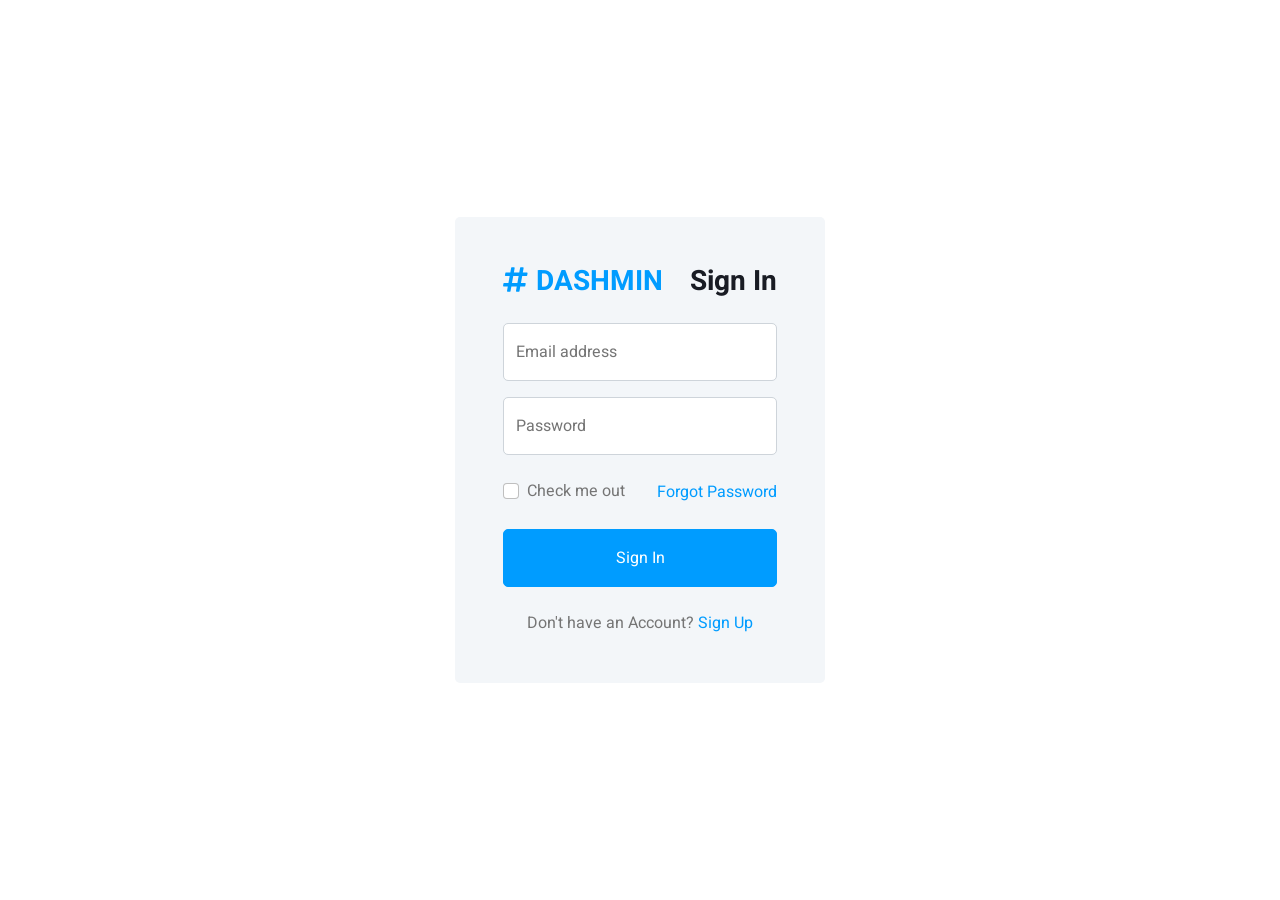
<file: dashboard/signin.html>
<!DOCTYPE html>
<html lang="en">

<head>
    <meta charset="utf-8">
    <title>DASHMIN - Bootstrap Admin Template</title>
    <meta content="width=device-width, initial-scale=1.0" name="viewport">
    <meta content="" name="keywords">
    <meta content="" name="description">

    <!-- Favicon -->
    <link href="img/favicon.ico" rel="icon">

    <!-- Google Web Fonts -->
    <link rel="preconnect" href="https://fonts.googleapis.com">
    <link rel="preconnect" href="https://fonts.gstatic.com" crossorigin>
    <link href="https://fonts.googleapis.com/css2?family=Heebo:wght@400;500;600;700&display=swap" rel="stylesheet">
    
    <!-- Icon Font Stylesheet -->
    <link href="https://cdnjs.cloudflare.com/ajax/libs/font-awesome/5.10.0/css/all.min.css" rel="stylesheet">
    <link href="https://cdn.jsdelivr.net/npm/bootstrap-icons@1.4.1/font/bootstrap-icons.css" rel="stylesheet">

    <!-- Libraries Stylesheet -->
    <link href="lib/owlcarousel/assets/owl.carousel.min.css" rel="stylesheet">
    <link href="lib/tempusdominus/css/tempusdominus-bootstrap-4.min.css" rel="stylesheet" />

    <!-- Customized Bootstrap Stylesheet -->
    <link href="css/bootstrap.min.css" rel="stylesheet">

    <!-- Template Stylesheet -->
    <link href="css/style.css" rel="stylesheet">
</head>

<body>
    <div class="container-xxl position-relative bg-white d-flex p-0">
        <!-- Spinner Start -->
        <div id="spinner" class="show bg-white position-fixed translate-middle w-100 vh-100 top-50 start-50 d-flex align-items-center justify-content-center">
            <div class="spinner-border text-primary" style="width: 3rem; height: 3rem;" role="status">
                <span class="sr-only">Loading...</span>
            </div>
        </div>
        <!-- Spinner End -->


        <!-- Sign In Start -->
        <div class="container-fluid">
            <div class="row h-100 align-items-center justify-content-center" style="min-height: 100vh;">
                <div class="col-12 col-sm-8 col-md-6 col-lg-5 col-xl-4">
                    <div class="bg-light rounded p-4 p-sm-5 my-4 mx-3">
                        <div class="d-flex align-items-center justify-content-between mb-3">
                            <a href="index.html" class="">
                                <h3 class="text-primary"><i class="fa fa-hashtag me-2"></i>DASHMIN</h3>
                            </a>
                            <h3>Sign In</h3>
                        </div>
                        <div class="form-floating mb-3">
                            <input type="email" class="form-control" id="floatingInput" placeholder="name@example.com">
                            <label for="floatingInput">Email address</label>
                        </div>
                        <div class="form-floating mb-4">
                            <input type="password" class="form-control" id="floatingPassword" placeholder="Password">
                            <label for="floatingPassword">Password</label>
                        </div>
                        <div class="d-flex align-items-center justify-content-between mb-4">
                            <div class="form-check">
                                <input type="checkbox" class="form-check-input" id="exampleCheck1">
                                <label class="form-check-label" for="exampleCheck1">Check me out</label>
                            </div>
                            <a href="">Forgot Password</a>
                        </div>
                        <button type="submit" class="btn btn-primary py-3 w-100 mb-4">Sign In</button>
                        <p class="text-center mb-0">Don't have an Account? <a href="">Sign Up</a></p>
                    </div>
                </div>
            </div>
        </div>
        <!-- Sign In End -->
    </div>

    <!-- JavaScript Libraries -->
    <script src="https://code.jquery.com/jquery-3.4.1.min.js"></script>
    <script src="https://cdn.jsdelivr.net/npm/bootstrap@5.0.0/dist/js/bootstrap.bundle.min.js"></script>
    <script src="lib/chart/chart.min.js"></script>
    <script src="lib/easing/easing.min.js"></script>
    <script src="lib/waypoints/waypoints.min.js"></script>
    <script src="lib/owlcarousel/owl.carousel.min.js"></script>
    <script src="lib/tempusdominus/js/moment.min.js"></script>
    <script src="lib/tempusdominus/js/moment-timezone.min.js"></script>
    <script src="lib/tempusdominus/js/tempusdominus-bootstrap-4.min.js"></script>

    <!-- Template Javascript -->
    <script src="js/main.js"></script>
</body>

</html>
</file>
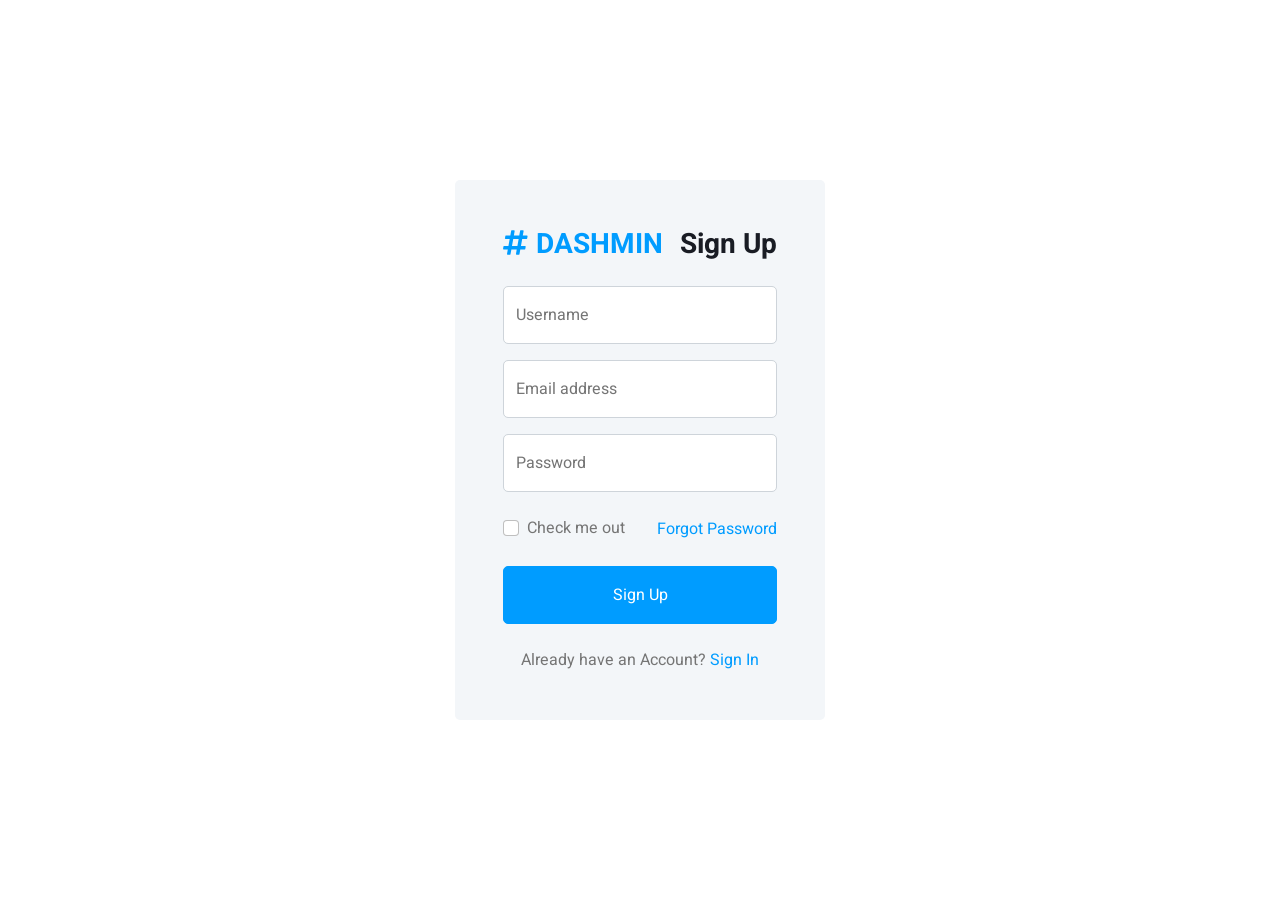
<file: dashboard/signup.html>
<!DOCTYPE html>
<html lang="en">

<head>
    <meta charset="utf-8">
    <title>DASHMIN - Bootstrap Admin Template</title>
    <meta content="width=device-width, initial-scale=1.0" name="viewport">
    <meta content="" name="keywords">
    <meta content="" name="description">

    <!-- Favicon -->
    <link href="img/favicon.ico" rel="icon">

    <!-- Google Web Fonts -->
    <link rel="preconnect" href="https://fonts.googleapis.com">
    <link rel="preconnect" href="https://fonts.gstatic.com" crossorigin>
    <link href="https://fonts.googleapis.com/css2?family=Heebo:wght@400;500;600;700&display=swap" rel="stylesheet">
    
    <!-- Icon Font Stylesheet -->
    <link href="https://cdnjs.cloudflare.com/ajax/libs/font-awesome/5.10.0/css/all.min.css" rel="stylesheet">
    <link href="https://cdn.jsdelivr.net/npm/bootstrap-icons@1.4.1/font/bootstrap-icons.css" rel="stylesheet">

    <!-- Libraries Stylesheet -->
    <link href="lib/owlcarousel/assets/owl.carousel.min.css" rel="stylesheet">
    <link href="lib/tempusdominus/css/tempusdominus-bootstrap-4.min.css" rel="stylesheet" />

    <!-- Customized Bootstrap Stylesheet -->
    <link href="css/bootstrap.min.css" rel="stylesheet">

    <!-- Template Stylesheet -->
    <link href="css/style.css" rel="stylesheet">
</head>

<body>
    <div class="container-xxl position-relative bg-white d-flex p-0">
        <!-- Spinner Start -->
        <div id="spinner" class="show bg-white position-fixed translate-middle w-100 vh-100 top-50 start-50 d-flex align-items-center justify-content-center">
            <div class="spinner-border text-primary" style="width: 3rem; height: 3rem;" role="status">
                <span class="sr-only">Loading...</span>
            </div>
        </div>
        <!-- Spinner End -->


        <!-- Sign Up Start -->
        <div class="container-fluid">
            <div class="row h-100 align-items-center justify-content-center" style="min-height: 100vh;">
                <div class="col-12 col-sm-8 col-md-6 col-lg-5 col-xl-4">
                    <div class="bg-light rounded p-4 p-sm-5 my-4 mx-3">
                        <div class="d-flex align-items-center justify-content-between mb-3">
                            <a href="index.html" class="">
                                <h3 class="text-primary"><i class="fa fa-hashtag me-2"></i>DASHMIN</h3>
                            </a>
                            <h3>Sign Up</h3>
                        </div>
                        <div class="form-floating mb-3">
                            <input type="text" class="form-control" id="floatingText" placeholder="jhondoe">
                            <label for="floatingText">Username</label>
                        </div>
                        <div class="form-floating mb-3">
                            <input type="email" class="form-control" id="floatingInput" placeholder="name@example.com">
                            <label for="floatingInput">Email address</label>
                        </div>
                        <div class="form-floating mb-4">
                            <input type="password" class="form-control" id="floatingPassword" placeholder="Password">
                            <label for="floatingPassword">Password</label>
                        </div>
                        <div class="d-flex align-items-center justify-content-between mb-4">
                            <div class="form-check">
                                <input type="checkbox" class="form-check-input" id="exampleCheck1">
                                <label class="form-check-label" for="exampleCheck1">Check me out</label>
                            </div>
                            <a href="">Forgot Password</a>
                        </div>
                        <button type="submit" class="btn btn-primary py-3 w-100 mb-4">Sign Up</button>
                        <p class="text-center mb-0">Already have an Account? <a href="">Sign In</a></p>
                    </div>
                </div>
            </div>
        </div>
        <!-- Sign Up End -->
    </div>

    <!-- JavaScript Libraries -->
    <script src="https://code.jquery.com/jquery-3.4.1.min.js"></script>
    <script src="https://cdn.jsdelivr.net/npm/bootstrap@5.0.0/dist/js/bootstrap.bundle.min.js"></script>
    <script src="lib/chart/chart.min.js"></script>
    <script src="lib/easing/easing.min.js"></script>
    <script src="lib/waypoints/waypoints.min.js"></script>
    <script src="lib/owlcarousel/owl.carousel.min.js"></script>
    <script src="lib/tempusdominus/js/moment.min.js"></script>
    <script src="lib/tempusdominus/js/moment-timezone.min.js"></script>
    <script src="lib/tempusdominus/js/tempusdominus-bootstrap-4.min.js"></script>

    <!-- Template Javascript -->
    <script src="js/main.js"></script>
</body>

</html>
</file>
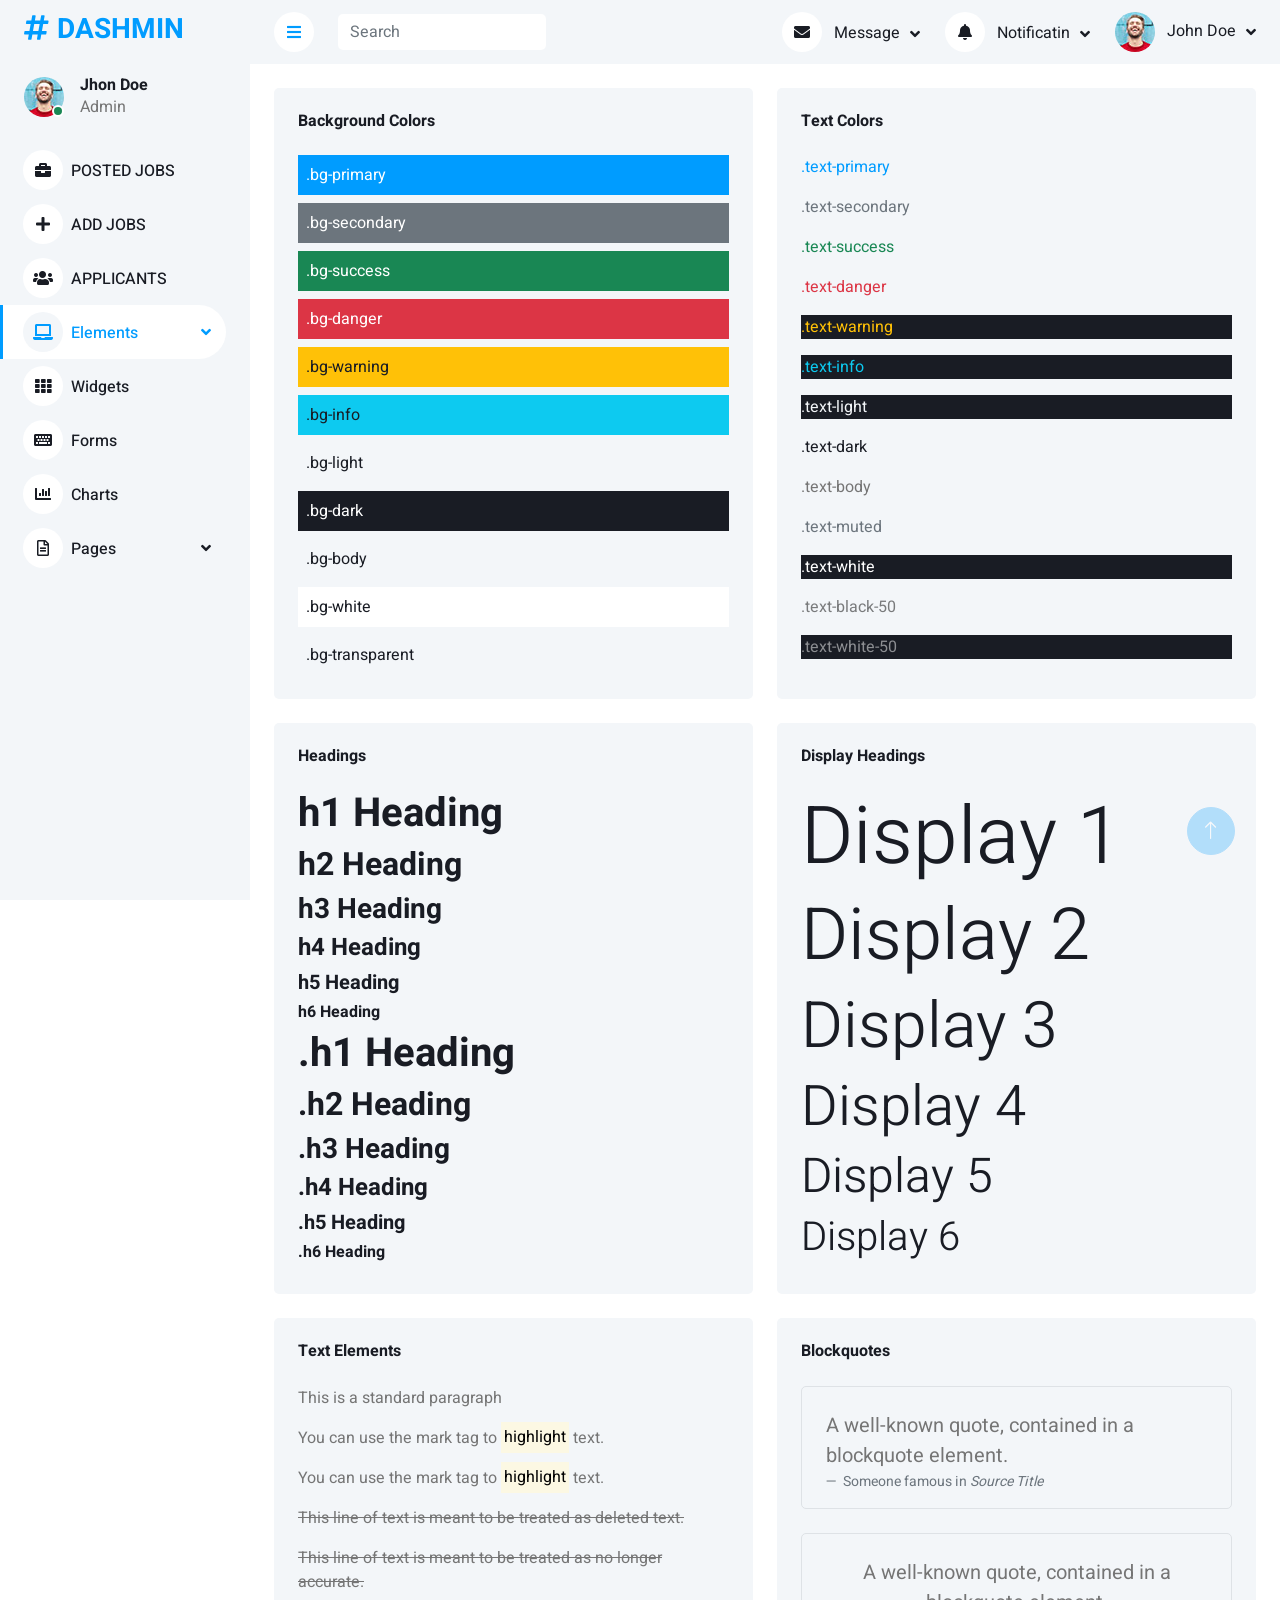
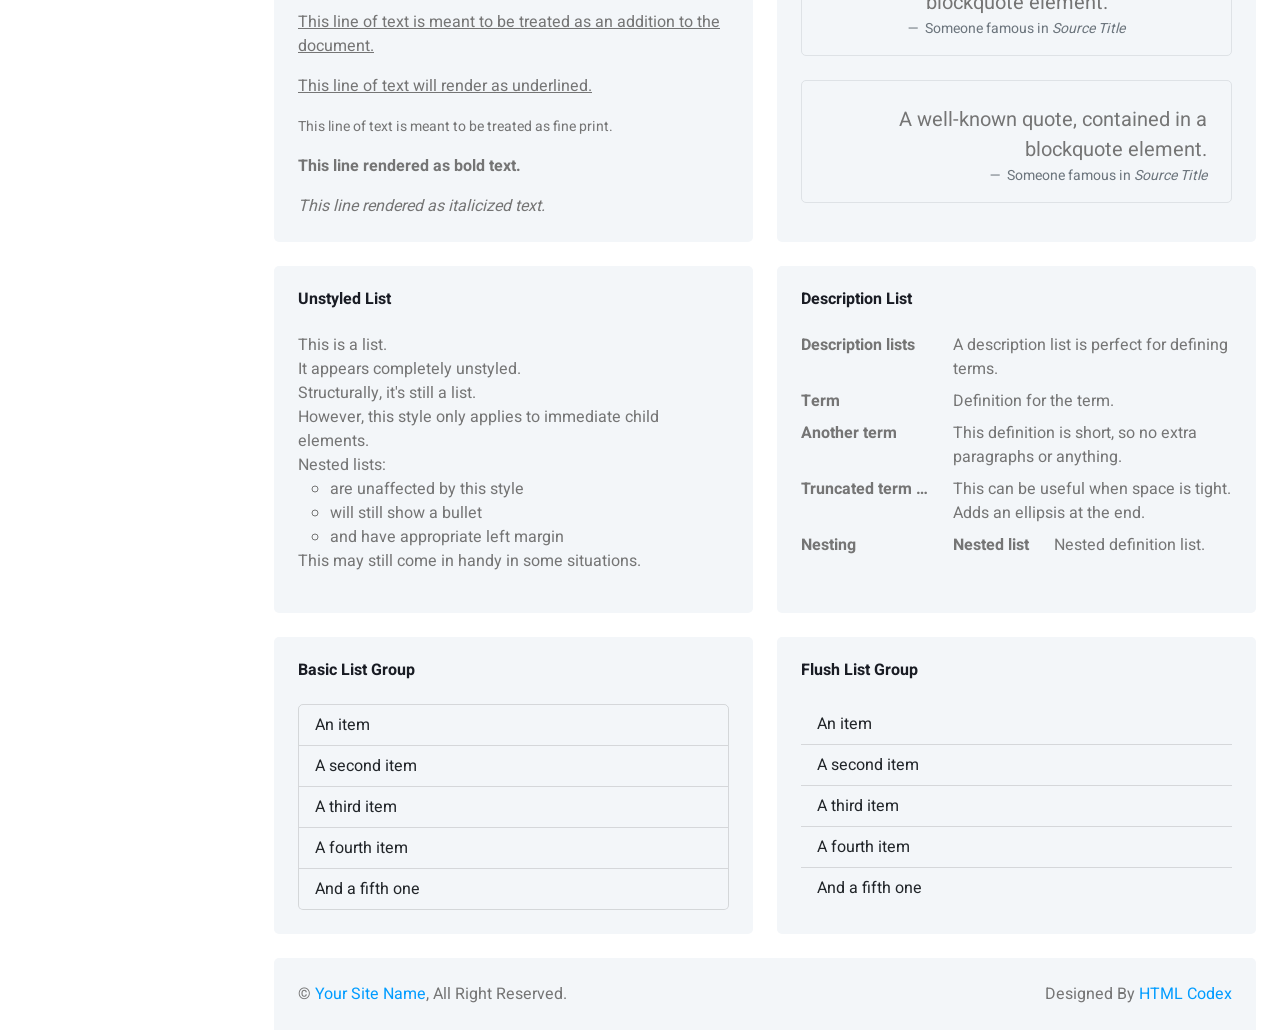
<file: dashboard/typography.html>
<!DOCTYPE html>
<html lang="en">

<head>
    <meta charset="utf-8">
    <title>DASHMIN - Bootstrap Admin Template</title>
    <meta content="width=device-width, initial-scale=1.0" name="viewport">
    <meta content="" name="keywords">
    <meta content="" name="description">

    <!-- Favicon -->
    <link href="img/favicon.ico" rel="icon">

    <!-- Google Web Fonts -->
    <link rel="preconnect" href="https://fonts.googleapis.com">
    <link rel="preconnect" href="https://fonts.gstatic.com" crossorigin>
    <link href="https://fonts.googleapis.com/css2?family=Heebo:wght@400;500;600;700&display=swap" rel="stylesheet">
    
    <!-- Icon Font Stylesheet -->
    <link href="https://cdnjs.cloudflare.com/ajax/libs/font-awesome/5.10.0/css/all.min.css" rel="stylesheet">
    <link href="https://cdn.jsdelivr.net/npm/bootstrap-icons@1.4.1/font/bootstrap-icons.css" rel="stylesheet">

    <!-- Libraries Stylesheet -->
    <link href="lib/owlcarousel/assets/owl.carousel.min.css" rel="stylesheet">
    <link href="lib/tempusdominus/css/tempusdominus-bootstrap-4.min.css" rel="stylesheet" />

    <!-- Customized Bootstrap Stylesheet -->
    <link href="css/bootstrap.min.css" rel="stylesheet">

    <!-- Template Stylesheet -->
    <link href="css/style.css" rel="stylesheet">
</head>

<body>
    <div class="container-xxl position-relative bg-white d-flex p-0">
        <!-- Spinner Start -->
        <div id="spinner" class="show bg-white position-fixed translate-middle w-100 vh-100 top-50 start-50 d-flex align-items-center justify-content-center">
            <div class="spinner-border text-primary" style="width: 3rem; height: 3rem;" role="status">
                <span class="sr-only">Loading...</span>
            </div>
        </div>
        <!-- Spinner End -->


        <!-- Sidebar Start -->
        <div class="sidebar pe-4 pb-3">
            <nav class="navbar bg-light navbar-light">
                <a href="index.php" class="navbar-brand mx-4 mb-3">
                    <h3 class="text-primary"><i class="fa fa-hashtag me-2"></i>DASHMIN</h3>
                </a>
                <div class="d-flex align-items-center ms-4 mb-4">
                    <div class="position-relative">
                        <img class="rounded-circle" src="img/user.jpg" alt="" style="width: 40px; height: 40px;">
                        <div class="bg-success rounded-circle border border-2 border-white position-absolute end-0 bottom-0 p-1"></div>
                    </div>
                    <div class="ms-3">
                        <h6 class="mb-0">Jhon Doe</h6>
                        <span>Admin</span>
                    </div>
                </div>
                <div class="navbar-nav w-100">
                    <!-- <a href="index.php" class="nav-item nav-link"><i class="fa fa-tachometer-alt me-2"></i>POSTED JOBS</a> -->
                    <a href="index.php" class="nav-item nav-link"><i class="fa fa-briefcase me-2"></i>POSTED JOBS</a>
                    <a href="add_jobs.php" class="nav-item nav-link"> <i class="fa fa-plus me-2"></i>ADD JOBS</a>
                    <a href="table.php" class="nav-item nav-link"> <i class="fa fa-users me-2"></i>APPLICANTS</a>
                    <div class="nav-item dropdown">
                        <a href="#" class="nav-link dropdown-toggle active" data-bs-toggle="dropdown"><i class="fa fa-laptop me-2"></i>Elements</a>
                        <div class="dropdown-menu bg-transparent border-0">
                            <a href="button.html" class="dropdown-item">Buttons</a>
                            <a href="typography.html" class="dropdown-item active">Typography</a>
                            <a href="element.html" class="dropdown-item">Other Elements</a>
                        </div>
                    </div>
                    <a href="widget.html" class="nav-item nav-link"><i class="fa fa-th me-2"></i>Widgets</a>
                    <a href="form.html" class="nav-item nav-link"><i class="fa fa-keyboard me-2"></i>Forms</a>
                    <!-- <a href="table.html" class="nav-item nav-link"><i class="fa fa-table me-2"></i>APPLICANTS</a> Tables -->
                    <a href="chart.html" class="nav-item nav-link"><i class="fa fa-chart-bar me-2"></i>Charts</a>
                    <div class="nav-item dropdown">
                        <a href="#" class="nav-link dropdown-toggle" data-bs-toggle="dropdown"><i class="far fa-file-alt me-2"></i>Pages</a>
                        <div class="dropdown-menu bg-transparent border-0">
                            <a href="signin.html" class="dropdown-item">Sign In</a>
                            <a href="signup.html" class="dropdown-item">Sign Up</a>
                            <a href="404.html" class="dropdown-item">404 Error</a>
                            <a href="blank.html" class="dropdown-item">Blank Page</a>
                        </div>
                    </div>
                </div>
            </nav>
        </div>
        <!-- Sidebar End -->


        <!-- Content Start -->
        <div class="content">
            <!-- Navbar Start -->
            <nav class="navbar navbar-expand bg-light navbar-light sticky-top px-4 py-0">
                <a href="index.html" class="navbar-brand d-flex d-lg-none me-4">
                    <h2 class="text-primary mb-0"><i class="fa fa-hashtag"></i></h2>
                </a>
                <a href="#" class="sidebar-toggler flex-shrink-0">
                    <i class="fa fa-bars"></i>
                </a>
                <form class="d-none d-md-flex ms-4">
                    <input class="form-control border-0" type="search" placeholder="Search">
                </form>
                <div class="navbar-nav align-items-center ms-auto">
                    <div class="nav-item dropdown">
                        <a href="#" class="nav-link dropdown-toggle" data-bs-toggle="dropdown">
                            <i class="fa fa-envelope me-lg-2"></i>
                            <span class="d-none d-lg-inline-flex">Message</span>
                        </a>
                        <div class="dropdown-menu dropdown-menu-end bg-light border-0 rounded-0 rounded-bottom m-0">
                            <a href="#" class="dropdown-item">
                                <div class="d-flex align-items-center">
                                    <img class="rounded-circle" src="img/user.jpg" alt="" style="width: 40px; height: 40px;">
                                    <div class="ms-2">
                                        <h6 class="fw-normal mb-0">Jhon send you a message</h6>
                                        <small>15 minutes ago</small>
                                    </div>
                                </div>
                            </a>
                            <hr class="dropdown-divider">
                            <a href="#" class="dropdown-item">
                                <div class="d-flex align-items-center">
                                    <img class="rounded-circle" src="img/user.jpg" alt="" style="width: 40px; height: 40px;">
                                    <div class="ms-2">
                                        <h6 class="fw-normal mb-0">Jhon send you a message</h6>
                                        <small>15 minutes ago</small>
                                    </div>
                                </div>
                            </a>
                            <hr class="dropdown-divider">
                            <a href="#" class="dropdown-item">
                                <div class="d-flex align-items-center">
                                    <img class="rounded-circle" src="img/user.jpg" alt="" style="width: 40px; height: 40px;">
                                    <div class="ms-2">
                                        <h6 class="fw-normal mb-0">Jhon send you a message</h6>
                                        <small>15 minutes ago</small>
                                    </div>
                                </div>
                            </a>
                            <hr class="dropdown-divider">
                            <a href="#" class="dropdown-item text-center">See all message</a>
                        </div>
                    </div>
                    <div class="nav-item dropdown">
                        <a href="#" class="nav-link dropdown-toggle" data-bs-toggle="dropdown">
                            <i class="fa fa-bell me-lg-2"></i>
                            <span class="d-none d-lg-inline-flex">Notificatin</span>
                        </a>
                        <div class="dropdown-menu dropdown-menu-end bg-light border-0 rounded-0 rounded-bottom m-0">
                            <a href="#" class="dropdown-item">
                                <h6 class="fw-normal mb-0">Profile updated</h6>
                                <small>15 minutes ago</small>
                            </a>
                            <hr class="dropdown-divider">
                            <a href="#" class="dropdown-item">
                                <h6 class="fw-normal mb-0">New user added</h6>
                                <small>15 minutes ago</small>
                            </a>
                            <hr class="dropdown-divider">
                            <a href="#" class="dropdown-item">
                                <h6 class="fw-normal mb-0">Password changed</h6>
                                <small>15 minutes ago</small>
                            </a>
                            <hr class="dropdown-divider">
                            <a href="#" class="dropdown-item text-center">See all notifications</a>
                        </div>
                    </div>
                    <div class="nav-item dropdown">
                        <a href="#" class="nav-link dropdown-toggle" data-bs-toggle="dropdown">
                            <img class="rounded-circle me-lg-2" src="img/user.jpg" alt="" style="width: 40px; height: 40px;">
                            <span class="d-none d-lg-inline-flex">John Doe</span>
                        </a>
                        <div class="dropdown-menu dropdown-menu-end bg-light border-0 rounded-0 rounded-bottom m-0">
                            <a href="#" class="dropdown-item">My Profile</a>
                            <a href="#" class="dropdown-item">Settings</a>
                            <a href="#" class="dropdown-item">Log Out</a>
                        </div>
                    </div>
                </div>
            </nav>
            <!-- Navbar End -->


            <!-- Typography Start -->
            <div class="container-fluid pt-4 px-4">
                <div class="row g-4">
                    <div class="col-sm-12 col-xl-6">
                        <div class="bg-light rounded h-100 p-4">
                            <h6 class="mb-4">Background Colors</h6>
                            <div class="p-2 mb-2 bg-primary text-white">.bg-primary</div>
                            <div class="p-2 mb-2 bg-secondary text-white">.bg-secondary</div>
                            <div class="p-2 mb-2 bg-success text-white">.bg-success</div>
                            <div class="p-2 mb-2 bg-danger text-white">.bg-danger</div>
                            <div class="p-2 mb-2 bg-warning text-dark">.bg-warning</div>
                            <div class="p-2 mb-2 bg-info text-dark">.bg-info</div>
                            <div class="p-2 mb-2 bg-light text-dark">.bg-light</div>
                            <div class="p-2 mb-2 bg-dark text-white">.bg-dark</div>
                            <div class="p-2 mb-2 bg-body text-dark">.bg-body</div>
                            <div class="p-2 mb-2 bg-white text-dark">.bg-white</div>
                            <div class="p-2 mb-0 bg-transparent text-dark">.bg-transparent</div>
                        </div>
                    </div>
                    <div class="col-sm-12 col-xl-6">
                        <div class="bg-light rounded h-100 p-4">
                            <h6 class="mb-4">Text Colors</h6>
                            <p class="text-primary">.text-primary</p>
                            <p class="text-secondary">.text-secondary</p>
                            <p class="text-success">.text-success</p>
                            <p class="text-danger">.text-danger</p>
                            <p class="text-warning bg-dark">.text-warning</p>
                            <p class="text-info bg-dark">.text-info</p>
                            <p class="text-light bg-dark">.text-light</p>
                            <p class="text-dark">.text-dark</p>
                            <p class="text-body">.text-body</p>
                            <p class="text-muted">.text-muted</p>
                            <p class="text-white bg-dark">.text-white</p>
                            <p class="text-black-50">.text-black-50</p>
                            <p class="text-white-50 bg-dark mb-0">.text-white-50</p>
                        </div>
                    </div>
                    <div class="col-sm-12 col-xl-6">
                        <div class="bg-light rounded h-100 p-4">
                            <h6 class="mb-4">Headings</h6>
                            <h1>h1 Heading</h1>
                            <h2>h2 Heading</h2>
                            <h3>h3 Heading</h3>
                            <h4>h4 Heading</h4>
                            <h5>h5 Heading</h5>
                            <h6>h6 Heading</h6>
                            <p class="h1">.h1 Heading</p>
                            <p class="h2">.h2 Heading</p>
                            <p class="h3">.h3 Heading</p>
                            <p class="h4">.h4 Heading</p>
                            <p class="h5">.h5 Heading</p>
                            <p class="h6">.h6 Heading</p>
                        </div>
                    </div>
                    <div class="col-sm-12 col-xl-6">
                        <div class="bg-light rounded h-100 p-4">
                            <h6 class="mb-4">Display Headings</h6>
                            <h1 class="display-1">Display 1</h1>
                            <h1 class="display-2">Display 2</h1>
                            <h1 class="display-3">Display 3</h1>
                            <h1 class="display-4">Display 4</h1>
                            <h1 class="display-5">Display 5</h1>
                            <h1 class="display-6 mb-0">Display 6</h1>
                        </div>
                    </div>
                    <div class="col-sm-12 col-xl-6">
                        <div class="bg-light rounded h-100 p-4">
                            <h6 class="mb-4">Text Elements</h6>
                            <p>This is a standard paragraph</p>
                            <p>You can use the mark tag to <mark>highlight</mark> text.</p>
                            <p>You can use the mark tag to <mark>highlight</mark> text.</p>
                            <p><del>This line of text is meant to be treated as deleted text.</del></p>
                            <p><s>This line of text is meant to be treated as no longer accurate.</s></p>
                            <p><ins>This line of text is meant to be treated as an addition to the document.</ins></p>
                            <p><u>This line of text will render as underlined.</u></p>
                            <p><small>This line of text is meant to be treated as fine print.</small></p>
                            <p><strong>This line rendered as bold text.</strong></p>
                            <p class="mb-0"><em>This line rendered as italicized text.</em></p>
                        </div>
                    </div>
                    <div class="col-sm-12 col-xl-6">
                        <div class="bg-light rounded h-100 p-4">
                            <h6 class="mb-4">Blockquotes</h6>
                            <div class="border rounded p-4 pb-0 mb-4">
                                <figure>
                                    <blockquote class="blockquote">
                                        <p>A well-known quote, contained in a blockquote element.</p>
                                    </blockquote>
                                    <figcaption class="blockquote-footer">
                                        Someone famous in <cite title="Source Title">Source Title</cite>
                                    </figcaption>
                                </figure>
                            </div>
                            <div class="border rounded p-4 pb-0 mb-4">
                                <figure class="text-center">
                                    <blockquote class="blockquote">
                                        <p>A well-known quote, contained in a blockquote element.</p>
                                    </blockquote>
                                    <figcaption class="blockquote-footer">
                                        Someone famous in <cite title="Source Title">Source Title</cite>
                                    </figcaption>
                                </figure>
                            </div>
                            <div class="border rounded p-4 pb-0 mb-0">
                                <figure class="text-end">
                                    <blockquote class="blockquote">
                                        <p>A well-known quote, contained in a blockquote element.</p>
                                    </blockquote>
                                    <figcaption class="blockquote-footer">
                                        Someone famous in <cite title="Source Title">Source Title</cite>
                                    </figcaption>
                                </figure>
                            </div>
                        </div>
                    </div>
                    <div class="col-sm-12 col-xl-6">
                        <div class="bg-light rounded h-100 p-4">
                            <h6 class="mb-4">Unstyled List</h6>
                            <ul class="list-unstyled mb-0">
                                <li>This is a list.</li>
                                <li>It appears completely unstyled.</li>
                                <li>Structurally, it's still a list.</li>
                                <li>However, this style only applies to immediate child elements.</li>
                                <li>Nested lists:
                                    <ul>
                                        <li>are unaffected by this style</li>
                                        <li>will still show a bullet</li>
                                        <li>and have appropriate left margin</li>
                                    </ul>
                                </li>
                                <li>This may still come in handy in some situations.</li>
                            </ul>
                        </div>
                    </div>
                    <div class="col-sm-12 col-xl-6">
                        <div class="bg-light rounded h-100 p-4">
                            <h6 class="mb-4">Description List</h6>
                            <dl class="row mb-0">
                                <dt class="col-sm-4">Description lists</dt>
                                <dd class="col-sm-8">A description list is perfect for defining terms.</dd>

                                <dt class="col-sm-4">Term</dt>
                                <dd class="col-sm-8">Definition for the term.</dd>

                                <dt class="col-sm-4">Another term</dt>
                                <dd class="col-sm-8">This definition is short, so no extra paragraphs or anything.</dd>

                                <dt class="col-sm-4 text-truncate">Truncated term is truncated</dt>
                                <dd class="col-sm-8">This can be useful when space is tight. Adds an ellipsis at the
                                    end.</dd>

                                <dt class="col-sm-4">Nesting</dt>
                                <dd class="col-sm-8">
                                    <dl class="row">
                                        <dt class="col-sm-4">Nested list</dt>
                                        <dd class="col-sm-8">Nested definition list.</dd>
                                    </dl>
                                </dd>
                            </dl>
                        </div>
                    </div>
                    <div class="col-sm-12 col-xl-6">
                        <div class="bg-light rounded h-100 p-4">
                            <h6 class="mb-4">Basic List Group</h6>
                            <ul class="list-group">
                                <li class="list-group-item bg-transparent">An item</li>
                                <li class="list-group-item bg-transparent">A second item</li>
                                <li class="list-group-item bg-transparent">A third item</li>
                                <li class="list-group-item bg-transparent">A fourth item</li>
                                <li class="list-group-item bg-transparent">And a fifth one</li>
                            </ul>
                        </div>
                    </div>
                    <div class="col-sm-12 col-xl-6">
                        <div class="bg-light rounded h-100 p-4">
                            <h6 class="mb-4">Flush List Group</h6>
                            <ul class="list-group list-group-flush">
                                <li class="list-group-item bg-transparent">An item</li>
                                <li class="list-group-item bg-transparent">A second item</li>
                                <li class="list-group-item bg-transparent">A third item</li>
                                <li class="list-group-item bg-transparent">A fourth item</li>
                                <li class="list-group-item bg-transparent">And a fifth one</li>
                            </ul>
                        </div>
                    </div>
                </div>
            </div>
            <!-- Typography End -->


            <!-- Footer Start -->
            <div class="container-fluid pt-4 px-4">
                <div class="bg-light rounded-top p-4">
                    <div class="row">
                        <div class="col-12 col-sm-6 text-center text-sm-start">
                            &copy; <a href="#">Your Site Name</a>, All Right Reserved. 
                        </div>
                        <div class="col-12 col-sm-6 text-center text-sm-end">
                            <!--/*** This template is free as long as you keep the footer author’s credit link/attribution link/backlink. If you'd like to use the template without the footer author’s credit link/attribution link/backlink, you can purchase the Credit Removal License from "https://htmlcodex.com/credit-removal". Thank you for your support. ***/-->
                            Designed By <a href="https://htmlcodex.com">HTML Codex</a>
                        </div>
                    </div>
                </div>
            </div>
            <!-- Footer End -->
        </div>
        <!-- Content End -->


        <!-- Back to Top -->
        <a href="#" class="btn btn-lg btn-primary btn-lg-square back-to-top"><i class="bi bi-arrow-up"></i></a>
    </div>

    <!-- JavaScript Libraries -->
    <script src="https://code.jquery.com/jquery-3.4.1.min.js"></script>
    <script src="https://cdn.jsdelivr.net/npm/bootstrap@5.0.0/dist/js/bootstrap.bundle.min.js"></script>
    <script src="lib/chart/chart.min.js"></script>
    <script src="lib/easing/easing.min.js"></script>
    <script src="lib/waypoints/waypoints.min.js"></script>
    <script src="lib/owlcarousel/owl.carousel.min.js"></script>
    <script src="lib/tempusdominus/js/moment.min.js"></script>
    <script src="lib/tempusdominus/js/moment-timezone.min.js"></script>
    <script src="lib/tempusdominus/js/tempusdominus-bootstrap-4.min.js"></script>

    <!-- Template Javascript -->
    <script src="js/main.js"></script>
</body>

</html>
</file>
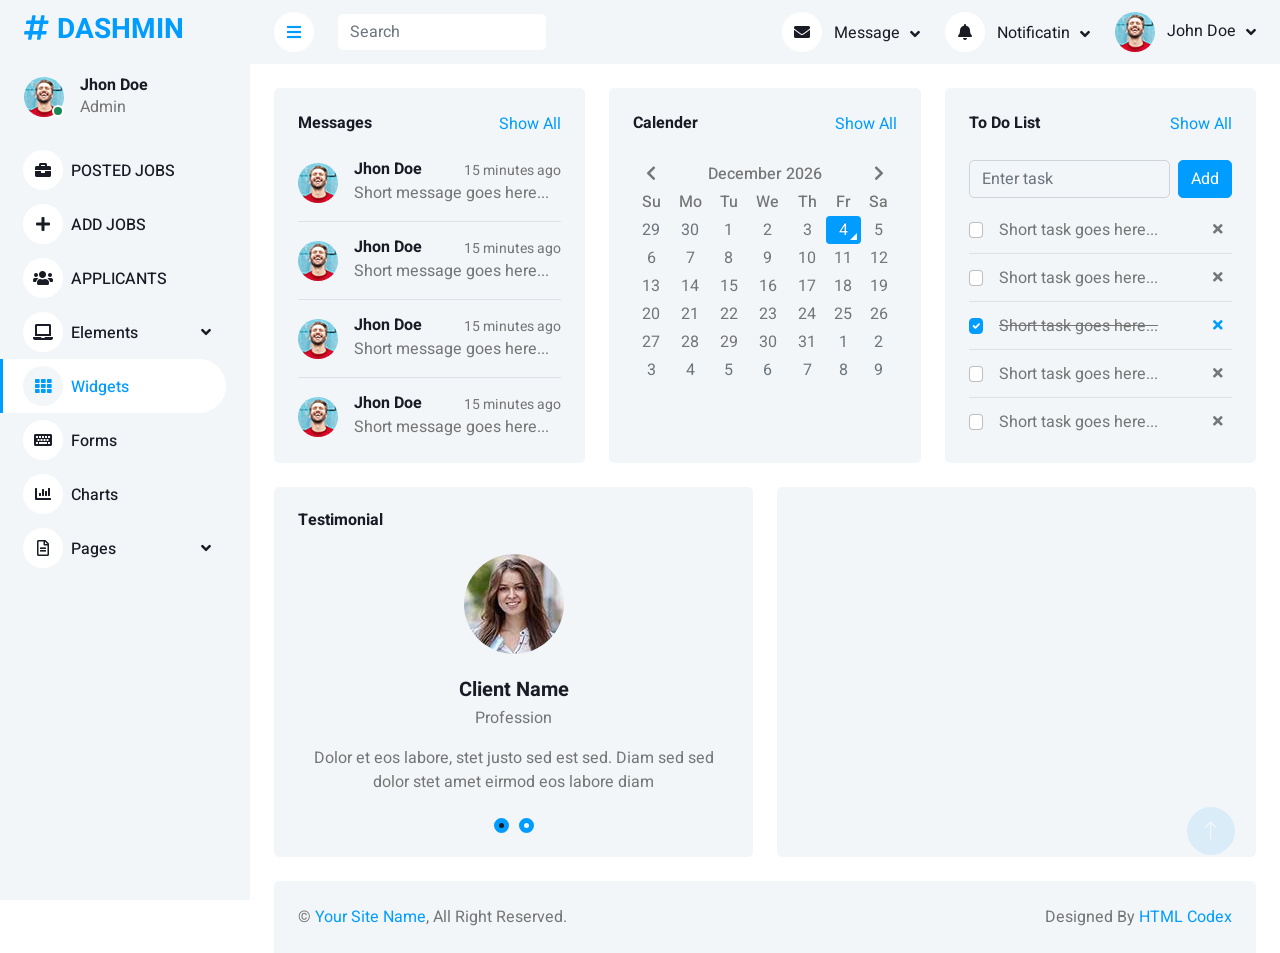
<file: dashboard/widget.html>
<!DOCTYPE html>
<html lang="en">

<head>
    <meta charset="utf-8">
    <title>DASHMIN - Bootstrap Admin Template</title>
    <meta content="width=device-width, initial-scale=1.0" name="viewport">
    <meta content="" name="keywords">
    <meta content="" name="description">

    <!-- Favicon -->
    <link href="img/favicon.ico" rel="icon">

    <!-- Google Web Fonts -->
    <link rel="preconnect" href="https://fonts.googleapis.com">
    <link rel="preconnect" href="https://fonts.gstatic.com" crossorigin>
    <link href="https://fonts.googleapis.com/css2?family=Heebo:wght@400;500;600;700&display=swap" rel="stylesheet">
    
    <!-- Icon Font Stylesheet -->
    <link href="https://cdnjs.cloudflare.com/ajax/libs/font-awesome/5.10.0/css/all.min.css" rel="stylesheet">
    <link href="https://cdn.jsdelivr.net/npm/bootstrap-icons@1.4.1/font/bootstrap-icons.css" rel="stylesheet">

    <!-- Libraries Stylesheet -->
    <link href="lib/owlcarousel/assets/owl.carousel.min.css" rel="stylesheet">
    <link href="lib/tempusdominus/css/tempusdominus-bootstrap-4.min.css" rel="stylesheet" />

    <!-- Customized Bootstrap Stylesheet -->
    <link href="css/bootstrap.min.css" rel="stylesheet">

    <!-- Template Stylesheet -->
    <link href="css/style.css" rel="stylesheet">
</head>

<body>
    <div class="container-xxl position-relative bg-white d-flex p-0">
        <!-- Spinner Start -->
        <div id="spinner" class="show bg-white position-fixed translate-middle w-100 vh-100 top-50 start-50 d-flex align-items-center justify-content-center">
            <div class="spinner-border text-primary" style="width: 3rem; height: 3rem;" role="status">
                <span class="sr-only">Loading...</span>
            </div>
        </div>
        <!-- Spinner End -->


        <!-- Sidebar Start -->
        <div class="sidebar pe-4 pb-3">
            <nav class="navbar bg-light navbar-light">
                <a href="index.php" class="navbar-brand mx-4 mb-3">
                    <h3 class="text-primary"><i class="fa fa-hashtag me-2"></i>DASHMIN</h3>
                </a>
                <div class="d-flex align-items-center ms-4 mb-4">
                    <div class="position-relative">
                        <img class="rounded-circle" src="img/user.jpg" alt="" style="width: 40px; height: 40px;">
                        <div class="bg-success rounded-circle border border-2 border-white position-absolute end-0 bottom-0 p-1"></div>
                    </div>
                    <div class="ms-3">
                        <h6 class="mb-0">Jhon Doe</h6>
                        <span>Admin</span>
                    </div>
                </div>
                <div class="navbar-nav w-100">
                    <!-- <a href="index.php" class="nav-item nav-link"><i class="fa fa-tachometer-alt me-2"></i>POSTED JOBS</a> -->
                    <a href="index.php" class="nav-item nav-link"><i class="fa fa-briefcase me-2"></i>POSTED JOBS</a>
                    <a href="add_jobs.php" class="nav-item nav-link"> <i class="fa fa-plus me-2"></i>ADD JOBS</a>
                    <a href="table.php" class="nav-item nav-link"> <i class="fa fa-users me-2"></i>APPLICANTS</a>
                    <div class="nav-item dropdown">
                        <a href="#" class="nav-link dropdown-toggle" data-bs-toggle="dropdown"><i class="fa fa-laptop me-2"></i>Elements</a>
                        <div class="dropdown-menu bg-transparent border-0">
                            <a href="button.html" class="dropdown-item">Buttons</a>
                            <a href="typography.html" class="dropdown-item">Typography</a>
                            <a href="element.html" class="dropdown-item">Other Elements</a>
                        </div>
                    </div>
                    <a href="widget.html" class="nav-item nav-link active"><i class="fa fa-th me-2"></i>Widgets</a>
                    <a href="form.html" class="nav-item nav-link"><i class="fa fa-keyboard me-2"></i>Forms</a>
                    <!-- <a href="table.html" class="nav-item nav-link"><i class="fa fa-table me-2"></i>APPLICANTS</a> -->
                    <a href="chart.html" class="nav-item nav-link"><i class="fa fa-chart-bar me-2"></i>Charts</a>
                    <div class="nav-item dropdown">
                        <a href="#" class="nav-link dropdown-toggle" data-bs-toggle="dropdown"><i class="far fa-file-alt me-2"></i>Pages</a>
                        <div class="dropdown-menu bg-transparent border-0">
                            <a href="signin.html" class="dropdown-item">Sign In</a>
                            <a href="signup.html" class="dropdown-item">Sign Up</a>
                            <a href="404.html" class="dropdown-item">404 Error</a>
                            <a href="blank.html" class="dropdown-item">Blank Page</a>
                        </div>
                    </div>
                </div>
            </nav>
        </div>
        <!-- Sidebar End -->


        <!-- Content Start -->
        <div class="content">
            <!-- Navbar Start -->
            <nav class="navbar navbar-expand bg-light navbar-light sticky-top px-4 py-0">
                <a href="index.html" class="navbar-brand d-flex d-lg-none me-4">
                    <h2 class="text-primary mb-0"><i class="fa fa-hashtag"></i></h2>
                </a>
                <a href="#" class="sidebar-toggler flex-shrink-0">
                    <i class="fa fa-bars"></i>
                </a>
                <form class="d-none d-md-flex ms-4">
                    <input class="form-control border-0" type="search" placeholder="Search">
                </form>
                <div class="navbar-nav align-items-center ms-auto">
                    <div class="nav-item dropdown">
                        <a href="#" class="nav-link dropdown-toggle" data-bs-toggle="dropdown">
                            <i class="fa fa-envelope me-lg-2"></i>
                            <span class="d-none d-lg-inline-flex">Message</span>
                        </a>
                        <div class="dropdown-menu dropdown-menu-end bg-light border-0 rounded-0 rounded-bottom m-0">
                            <a href="#" class="dropdown-item">
                                <div class="d-flex align-items-center">
                                    <img class="rounded-circle" src="img/user.jpg" alt="" style="width: 40px; height: 40px;">
                                    <div class="ms-2">
                                        <h6 class="fw-normal mb-0">Jhon send you a message</h6>
                                        <small>15 minutes ago</small>
                                    </div>
                                </div>
                            </a>
                            <hr class="dropdown-divider">
                            <a href="#" class="dropdown-item">
                                <div class="d-flex align-items-center">
                                    <img class="rounded-circle" src="img/user.jpg" alt="" style="width: 40px; height: 40px;">
                                    <div class="ms-2">
                                        <h6 class="fw-normal mb-0">Jhon send you a message</h6>
                                        <small>15 minutes ago</small>
                                    </div>
                                </div>
                            </a>
                            <hr class="dropdown-divider">
                            <a href="#" class="dropdown-item">
                                <div class="d-flex align-items-center">
                                    <img class="rounded-circle" src="img/user.jpg" alt="" style="width: 40px; height: 40px;">
                                    <div class="ms-2">
                                        <h6 class="fw-normal mb-0">Jhon send you a message</h6>
                                        <small>15 minutes ago</small>
                                    </div>
                                </div>
                            </a>
                            <hr class="dropdown-divider">
                            <a href="#" class="dropdown-item text-center">See all message</a>
                        </div>
                    </div>
                    <div class="nav-item dropdown">
                        <a href="#" class="nav-link dropdown-toggle" data-bs-toggle="dropdown">
                            <i class="fa fa-bell me-lg-2"></i>
                            <span class="d-none d-lg-inline-flex">Notificatin</span>
                        </a>
                        <div class="dropdown-menu dropdown-menu-end bg-light border-0 rounded-0 rounded-bottom m-0">
                            <a href="#" class="dropdown-item">
                                <h6 class="fw-normal mb-0">Profile updated</h6>
                                <small>15 minutes ago</small>
                            </a>
                            <hr class="dropdown-divider">
                            <a href="#" class="dropdown-item">
                                <h6 class="fw-normal mb-0">New user added</h6>
                                <small>15 minutes ago</small>
                            </a>
                            <hr class="dropdown-divider">
                            <a href="#" class="dropdown-item">
                                <h6 class="fw-normal mb-0">Password changed</h6>
                                <small>15 minutes ago</small>
                            </a>
                            <hr class="dropdown-divider">
                            <a href="#" class="dropdown-item text-center">See all notifications</a>
                        </div>
                    </div>
                    <div class="nav-item dropdown">
                        <a href="#" class="nav-link dropdown-toggle" data-bs-toggle="dropdown">
                            <img class="rounded-circle me-lg-2" src="img/user.jpg" alt="" style="width: 40px; height: 40px;">
                            <span class="d-none d-lg-inline-flex">John Doe</span>
                        </a>
                        <div class="dropdown-menu dropdown-menu-end bg-light border-0 rounded-0 rounded-bottom m-0">
                            <a href="#" class="dropdown-item">My Profile</a>
                            <a href="#" class="dropdown-item">Settings</a>
                            <a href="#" class="dropdown-item">Log Out</a>
                        </div>
                    </div>
                </div>
            </nav>
            <!-- Navbar End -->


            <!-- Chart Start -->
            <div class="container-fluid pt-4 px-4">
                <div class="row g-4">
                    <div class="col-sm-12 col-md-6 col-xl-4">
                        <div class="h-100 bg-light rounded p-4">
                            <div class="d-flex align-items-center justify-content-between mb-2">
                                <h6 class="mb-0">Messages</h6>
                                <a href="">Show All</a>
                            </div>
                            <div class="d-flex align-items-center border-bottom py-3">
                                <img class="rounded-circle flex-shrink-0" src="img/user.jpg" alt="" style="width: 40px; height: 40px;">
                                <div class="w-100 ms-3">
                                    <div class="d-flex w-100 justify-content-between">
                                        <h6 class="mb-0">Jhon Doe</h6>
                                        <small>15 minutes ago</small>
                                    </div>
                                    <span>Short message goes here...</span>
                                </div>
                            </div>
                            <div class="d-flex align-items-center border-bottom py-3">
                                <img class="rounded-circle flex-shrink-0" src="img/user.jpg" alt="" style="width: 40px; height: 40px;">
                                <div class="w-100 ms-3">
                                    <div class="d-flex w-100 justify-content-between">
                                        <h6 class="mb-0">Jhon Doe</h6>
                                        <small>15 minutes ago</small>
                                    </div>
                                    <span>Short message goes here...</span>
                                </div>
                            </div>
                            <div class="d-flex align-items-center border-bottom py-3">
                                <img class="rounded-circle flex-shrink-0" src="img/user.jpg" alt="" style="width: 40px; height: 40px;">
                                <div class="w-100 ms-3">
                                    <div class="d-flex w-100 justify-content-between">
                                        <h6 class="mb-0">Jhon Doe</h6>
                                        <small>15 minutes ago</small>
                                    </div>
                                    <span>Short message goes here...</span>
                                </div>
                            </div>
                            <div class="d-flex align-items-center pt-3">
                                <img class="rounded-circle flex-shrink-0" src="img/user.jpg" alt="" style="width: 40px; height: 40px;">
                                <div class="w-100 ms-3">
                                    <div class="d-flex w-100 justify-content-between">
                                        <h6 class="mb-0">Jhon Doe</h6>
                                        <small>15 minutes ago</small>
                                    </div>
                                    <span>Short message goes here...</span>
                                </div>
                            </div>
                        </div>
                    </div>
                    <div class="col-sm-12 col-md-6 col-xl-4">
                        <div class="h-100 bg-light rounded p-4">
                            <div class="d-flex align-items-center justify-content-between mb-4">
                                <h6 class="mb-0">Calender</h6>
                                <a href="">Show All</a>
                            </div>
                            <div id="calender"></div>
                        </div>
                    </div>
                    <div class="col-sm-12 col-md-6 col-xl-4">
                        <div class="h-100 bg-light rounded p-4">
                            <div class="d-flex align-items-center justify-content-between mb-4">
                                <h6 class="mb-0">To Do List</h6>
                                <a href="">Show All</a>
                            </div>
                            <div class="d-flex mb-2">
                                <input class="form-control bg-transparent" type="text" placeholder="Enter task">
                                <button type="button" class="btn btn-primary ms-2">Add</button>
                            </div>
                            <div class="d-flex align-items-center border-bottom py-2">
                                <input class="form-check-input m-0" type="checkbox">
                                <div class="w-100 ms-3">
                                    <div class="d-flex w-100 align-items-center justify-content-between">
                                        <span>Short task goes here...</span>
                                        <button class="btn btn-sm"><i class="fa fa-times"></i></button>
                                    </div>
                                </div>
                            </div>
                            <div class="d-flex align-items-center border-bottom py-2">
                                <input class="form-check-input m-0" type="checkbox">
                                <div class="w-100 ms-3">
                                    <div class="d-flex w-100 align-items-center justify-content-between">
                                        <span>Short task goes here...</span>
                                        <button class="btn btn-sm"><i class="fa fa-times"></i></button>
                                    </div>
                                </div>
                            </div>
                            <div class="d-flex align-items-center border-bottom py-2">
                                <input class="form-check-input m-0" type="checkbox" checked>
                                <div class="w-100 ms-3">
                                    <div class="d-flex w-100 align-items-center justify-content-between">
                                        <span><del>Short task goes here...</del></span>
                                        <button class="btn btn-sm text-primary"><i class="fa fa-times"></i></button>
                                    </div>
                                </div>
                            </div>
                            <div class="d-flex align-items-center border-bottom py-2">
                                <input class="form-check-input m-0" type="checkbox">
                                <div class="w-100 ms-3">
                                    <div class="d-flex w-100 align-items-center justify-content-between">
                                        <span>Short task goes here...</span>
                                        <button class="btn btn-sm"><i class="fa fa-times"></i></button>
                                    </div>
                                </div>
                            </div>
                            <div class="d-flex align-items-center pt-2">
                                <input class="form-check-input m-0" type="checkbox">
                                <div class="w-100 ms-3">
                                    <div class="d-flex w-100 align-items-center justify-content-between">
                                        <span>Short task goes here...</span>
                                        <button class="btn btn-sm"><i class="fa fa-times"></i></button>
                                    </div>
                                </div>
                            </div>
                        </div>
                    </div>
                    <div class="col-sm-12 col-xl-6">
                        <div class="bg-light rounded h-100 p-4">
                            <h6 class="mb-4">Testimonial</h6>
                            <div class="owl-carousel testimonial-carousel">
                                <div class="testimonial-item text-center">
                                    <img class="img-fluid rounded-circle mx-auto mb-4" src="img/testimonial-1.jpg" style="width: 100px; height: 100px;">
                                    <h5 class="mb-1">Client Name</h5>
                                    <p>Profession</p>
                                    <p class="mb-0">Dolor et eos labore, stet justo sed est sed. Diam sed sed dolor stet amet eirmod eos labore diam</p>
                                </div>
                                <div class="testimonial-item text-center">
                                    <img class="img-fluid rounded-circle mx-auto mb-4" src="img/testimonial-2.jpg" style="width: 100px; height: 100px;">
                                    <h5 class="mb-1">Client Name</h5>
                                    <p>Profession</p>
                                    <p class="mb-0">Dolor et eos labore, stet justo sed est sed. Diam sed sed dolor stet amet eirmod eos labore diam</p>
                                </div>
                            </div>
                        </div>
                    </div>
                    <div class="col-sm-12 col-xl-6">
                        <div class="bg-light rounded h-100 p-4">
                            <iframe class="position-relative rounded w-100 h-100"
                            src="https://www.google.com/maps/embed?pb=!1m18!1m12!1m3!1d3001156.4288297426!2d-78.01371936852176!3d42.72876761954724!2m3!1f0!2f0!3f0!3m2!1i1024!2i768!4f13.1!3m3!1m2!1s0x4ccc4bf0f123a5a9%3A0xddcfc6c1de189567!2sNew%20York%2C%20USA!5e0!3m2!1sen!2sbd!4v1603794290143!5m2!1sen!2sbd"
                            frameborder="0" style="border:0;" allowfullscreen="" aria-hidden="false"
                            tabindex="0"></iframe>
                        </div>
                    </div>
                </div>
            </div>
            <!-- Chart End -->


            <!-- Footer Start -->
            <div class="container-fluid pt-4 px-4">
                <div class="bg-light rounded-top p-4">
                    <div class="row">
                        <div class="col-12 col-sm-6 text-center text-sm-start">
                            &copy; <a href="#">Your Site Name</a>, All Right Reserved. 
                        </div>
                        <div class="col-12 col-sm-6 text-center text-sm-end">
                            <!--/*** This template is free as long as you keep the footer author’s credit link/attribution link/backlink. If you'd like to use the template without the footer author’s credit link/attribution link/backlink, you can purchase the Credit Removal License from "https://htmlcodex.com/credit-removal". Thank you for your support. ***/-->
                            Designed By <a href="https://htmlcodex.com">HTML Codex</a>
                        </div>
                    </div>
                </div>
            </div>
            <!-- Footer End -->
        </div>
        <!-- Content End -->


        <!-- Back to Top -->
        <a href="#" class="btn btn-lg btn-primary btn-lg-square back-to-top"><i class="bi bi-arrow-up"></i></a>
    </div>

    <!-- JavaScript Libraries -->
    <script src="https://code.jquery.com/jquery-3.4.1.min.js"></script>
    <script src="https://cdn.jsdelivr.net/npm/bootstrap@5.0.0/dist/js/bootstrap.bundle.min.js"></script>
    <script src="lib/chart/chart.min.js"></script>
    <script src="lib/easing/easing.min.js"></script>
    <script src="lib/waypoints/waypoints.min.js"></script>
    <script src="lib/owlcarousel/owl.carousel.min.js"></script>
    <script src="lib/tempusdominus/js/moment.min.js"></script>
    <script src="lib/tempusdominus/js/moment-timezone.min.js"></script>
    <script src="lib/tempusdominus/js/tempusdominus-bootstrap-4.min.js"></script>

    <!-- Template Javascript -->
    <script src="js/main.js"></script>
</body>

</html>
</file>
<file: assets/css/price_rangs.css>
.irs {
    position: relative; display: block;
    -webkit-touch-callout: none;
    -webkit-user-select: none;
     -khtml-user-select: none;
       -moz-user-select: none;
        -ms-user-select: none;
            user-select: none;
}
    .irs-line {
        position: relative; display: block;
        overflow: hidden;
        outline: none !important;
    }
        .irs-line-left, .irs-line-mid, .irs-line-right {
            position: absolute; display: block;
            top: 0;
        }
        .irs-line-left {
            left: 0; width: 11%;
        }
        .irs-line-mid {
            left: 9%; width: 82%;
        }
        .irs-line-right {
            right: 0; width: 11%;
        }

    .irs-bar {
        position: absolute; display: block;
        left: 0; width: 0;
    }
        .irs-bar-edge {
            position: absolute; display: block;
            top: 0; left: 0;
        }

    .irs-shadow {
        position: absolute; display: none;
        left: 0; width: 0;
    }

    .irs-slider {
        position: absolute; display: block;
        cursor: default;
        z-index: 1;
    }
        .irs-slider.single {

        }
        .irs-slider.from {

        }
        .irs-slider.to {

        }
        .irs-slider.type_last {
            z-index: 2;
        }

    .irs-min {
        position: absolute; display: block;
        left: 0;
        cursor: default;
    }
    .irs-max {
        position: absolute; display: block;
        right: 0;
        cursor: default;
    }

    .irs-from, .irs-to, .irs-single {
        position: absolute; display: block;
        top: 0; left: 0;
        cursor: default;
        white-space: nowrap;
    }

.irs-grid {
    position: absolute; display: none;
    bottom: 0; left: 0;
    width: 100%; height: 20px;
}
.irs-with-grid .irs-grid {
    display: block;
}
    .irs-grid-pol {
        position: absolute;
        top: 0; left: 0;
        width: 1px; height: 8px;
        background: #000;
    }
    .irs-grid-pol.small {
        height: 4px;
    }
    .irs-grid-text {
        position: absolute;
        bottom: 0; left: 0;
        white-space: nowrap;
        text-align: center;
        font-size: 9px; line-height: 9px;
        padding: 0 3px;
        color: #000;
    }

.irs-disable-mask {
    position: absolute; display: block;
    top: 0; left: -1%;
    width: 102%; height: 100%;
    cursor: default;
    background: rgba(0,0,0,0.0);
    z-index: 2;
}
.lt-ie9 .irs-disable-mask {
    background: #000;
    filter: alpha(opacity=0);
    cursor: not-allowed;
}

.irs-disabled {
    opacity: 0.4;
}


.irs-hidden-input {
    position: absolute !important;
    display: block !important;
    top: 0 !important;
    left: 0 !important;
    width: 0 !important;
    height: 0 !important;
    font-size: 0 !important;
    line-height: 0 !important;
    padding: 0 !important;
    margin: 0 !important;
    outline: none !important;
    z-index: -9999 !important;
    background: none !important;
    border-style: solid !important;
    border-color: transparent !important;
}

.irs {
    height: 55px;
}
.irs-with-grid {
    height: 75px;
}
.irs-line {
    height: 10px; top: 33px;
    background: #EEE;
    background: linear-gradient(to bottom, #DDD -50%, #FFF 150%); /* W3C */
    border: 1px solid #CCC;
    border-radius: 16px;
    -moz-border-radius: 16px;
}
    .irs-line-left {
        height: 8px;
    }
    .irs-line-mid {
        height: 8px;
    }
    .irs-line-right {
        height: 8px;
    }

.irs-bar {
    height: 10px; top: 33px;
    border-top: 1px solid #428bca;
    border-bottom: 1px solid #428bca;
    background: #428bca;
    background: linear-gradient(to top, rgba(66,139,202,1) 0%,rgba(127,195,232,1) 100%); /* W3C */
}
    .irs-bar-edge {
        height: 10px; top: 33px;
        width: 14px;
        border: 1px solid #428bca;
        border-right: 0;
        background: #428bca;
        background: linear-gradient(to top, rgba(66,139,202,1) 0%,rgba(127,195,232,1) 100%); /* W3C */
        border-radius: 16px 0 0 16px;
        -moz-border-radius: 16px 0 0 16px;
    }

.irs-shadow {
    height: 2px; top: 38px;
    background: #000;
    opacity: 0.3;
    border-radius: 5px;
    -moz-border-radius: 5px;
}
.lt-ie9 .irs-shadow {
    filter: alpha(opacity=30);
}

.irs-slider {
    top: 25px;
    width: 27px; height: 27px;
    border: 1px solid #AAA;
    background: #DDD;
    background: linear-gradient(to bottom, rgba(255,255,255,1) 0%,rgba(220,220,220,1) 20%,rgba(255,255,255,1) 100%); /* W3C */
    border-radius: 27px;
    -moz-border-radius: 27px;
    box-shadow: 1px 1px 3px rgba(0,0,0,0.3);
    cursor: pointer;
}

.irs-slider.state_hover, .irs-slider:hover {
    background: #FFF;
}

.irs-min, .irs-max {
    color: #333;
    font-size: 12px; line-height: 1.333;
    text-shadow: none;
    top: 0;
    padding: 1px 5px;
    background: rgba(0,0,0,0.1);
    border-radius: 3px;
    -moz-border-radius: 3px;
}

.lt-ie9 .irs-min, .lt-ie9 .irs-max {
    background: #ccc;
}

.lt-ie9 .irs-from, .lt-ie9 .irs-to, .lt-ie9 .irs-single {
    background: #999;
}

.irs-grid {
    height: 27px;
}
.irs-grid-pol {
    opacity: 0.5;
    background: #428bca;
}
.irs-grid-pol.small {
    background: #999;
}

.irs-grid-text {
    bottom: 5px;
    color: #99a4ac;
}

.irs-disabled {
}
</file>
<file: assets/css/flaticon.css>
/*
  	Flaticon icon font: Flaticon
  	Creation date: 10/03/2020 09:37
  	*/

@font-face {
  font-family: "Flaticon";
  src: url("../fonts/Flaticon.eot");
  src: url("../fonts/Flaticon.eot?#iefix") format("embedded-opentype"),
       url("../fonts/Flaticon.woff2") format("woff2"),
       url("../fonts/Flaticon.woff") format("woff"),
       url("../fonts/Flaticon.ttf") format("truetype"),
       url("../fonts/Flaticon.svg#Flaticon") format("svg");
  font-weight: normal;
  font-style: normal;
}

@media screen and (-webkit-min-device-pixel-ratio:0) {
  @font-face {
    font-family: "Flaticon";
    src: url("../fonts/Flaticon.svg#Flaticon") format("svg");
  }
}

[class^="flaticon-"]:before, [class*=" flaticon-"]:before,
[class^="flaticon-"]:after, [class*=" flaticon-"]:after {   
  font-family: Flaticon;

font-style: normal;
margin-left: 20px;
}

.flaticon-tour:before { content: "\f100"; }
.flaticon-report:before { content: "\f101"; }
.flaticon-cms:before { content: "\f102"; }
.flaticon-app:before { content: "\f103"; }
.flaticon-helmet:before { content: "\f104"; }
.flaticon-high-tech:before { content: "\f105"; }
.flaticon-real-estate:before { content: "\f106"; }
.flaticon-content:before { content: "\f107"; }
.flaticon-search:before { content: "\f108"; }
.flaticon-curriculum-vitae:before { content: "\f109"; }
</file>
<file: assets/css/themify-icons.css>
@font-face {
	font-family: 'themify';
	src:url('../fonts/themify.eot?-fvbane');


	src:url('../fonts/themify.eot?#iefix-fvbane') format('embedded-opentype'),
		url('../fonts/themify.woff?-fvbane') format('woff'),
		url('../fonts/themify.ttf?-fvbane') format('truetype'),
		url('../fonts/themify.svg?-fvbane#themify') format('svg');
	font-weight: normal;
	font-style: normal;
}

[class^="ti-"], [class*=" ti-"] {
	font-family: 'themify';
	speak: none;
	font-style: normal;
	font-weight: normal;
	font-variant: normal;
	text-transform: none;
	line-height: 1;

	/* Better Font Rendering =========== */
	-webkit-font-smoothing: antialiased;
	-moz-osx-font-smoothing: grayscale;
}

.ti-wand:before {
	content: "\e600";
}
.ti-volume:before {
	content: "\e601";
}
.ti-user:before {
	content: "\e602";
}
.ti-unlock:before {
	content: "\e603";
}
.ti-unlink:before {
	content: "\e604";
}
.ti-trash:before {
	content: "\e605";
}
.ti-thought:before {
	content: "\e606";
}
.ti-target:before {
	content: "\e607";
}
.ti-tag:before {
	content: "\e608";
}
.ti-tablet:before {
	content: "\e609";
}
.ti-star:before {
	content: "\e60a";
}
.ti-spray:before {
	content: "\e60b";
}
.ti-signal:before {
	content: "\e60c";
}
.ti-shopping-cart:before {
	content: "\e60d";
}
.ti-shopping-cart-full:before {
	content: "\e60e";
}
.ti-settings:before {
	content: "\e60f";
}
.ti-search:before {
	content: "\e610";
}
.ti-zoom-in:before {
	content: "\e611";
}
.ti-zoom-out:before {
	content: "\e612";
}
.ti-cut:before {
	content: "\e613";
}
.ti-ruler:before {
	content: "\e614";
}
.ti-ruler-pencil:before {
	content: "\e615";
}
.ti-ruler-alt:before {
	content: "\e616";
}
.ti-bookmark:before {
	content: "\e617";
}
.ti-bookmark-alt:before {
	content: "\e618";
}
.ti-reload:before {
	content: "\e619";
}
.ti-plus:before {
	content: "\e61a";
}
.ti-pin:before {
	content: "\e61b";
}
.ti-pencil:before {
	content: "\e61c";
}
.ti-pencil-alt:before {
	content: "\e61d";
}
.ti-paint-roller:before {
	content: "\e61e";
}
.ti-paint-bucket:before {
	content: "\e61f";
}
.ti-na:before {
	content: "\e620";
}
.ti-mobile:before {
	content: "\e621";
}
.ti-minus:before {
	content: "\e622";
}
.ti-medall:before {
	content: "\e623";
}
.ti-medall-alt:before {
	content: "\e624";
}
.ti-marker:before {
	content: "\e625";
}
.ti-marker-alt:before {
	content: "\e626";
}
.ti-arrow-up:before {
	content: "\e627";
}
.ti-arrow-right:before {
	content: "\e628";
}
.ti-arrow-left:before {
	content: "\e629";
}
.ti-arrow-down:before {
	content: "\e62a";
}
.ti-lock:before {
	content: "\e62b";
}
.ti-location-arrow:before {
	content: "\e62c";
}
.ti-link:before {
	content: "\e62d";
}
.ti-layout:before {
	content: "\e62e";
}
.ti-layers:before {
	content: "\e62f";
}
.ti-layers-alt:before {
	content: "\e630";
}
.ti-key:before {
	content: "\e631";
}
.ti-import:before {
	content: "\e632";
}
.ti-image:before {
	content: "\e633";
}
.ti-heart:before {
	content: "\e634";
}
.ti-heart-broken:before {
	content: "\e635";
}
.ti-hand-stop:before {
	content: "\e636";
}
.ti-hand-open:before {
	content: "\e637";
}
.ti-hand-drag:before {
	content: "\e638";
}
.ti-folder:before {
	content: "\e639";
}
.ti-flag:before {
	content: "\e63a";
}
.ti-flag-alt:before {
	content: "\e63b";
}
.ti-flag-alt-2:before {
	content: "\e63c";
}
.ti-eye:before {
	content: "\e63d";
}
.ti-export:before {
	content: "\e63e";
}
.ti-exchange-vertical:before {
	content: "\e63f";
}
.ti-desktop:before {
	content: "\e640";
}
.ti-cup:before {
	content: "\e641";
}
.ti-crown:before {
	content: "\e642";
}
.ti-comments:before {
	content: "\e643";
}
.ti-comment:before {
	content: "\e644";
}
.ti-comment-alt:before {
	content: "\e645";
}
.ti-close:before {
	content: "\e646";
}
.ti-clip:before {
	content: "\e647";
}
.ti-angle-up:before {
	content: "\e648";
}
.ti-angle-right:before {
	content: "\e649";
}
.ti-angle-left:before {
	content: "\e64a";
}
.ti-angle-down:before {
	content: "\e64b";
}
.ti-check:before {
	content: "\e64c";
}
.ti-check-box:before {
	content: "\e64d";
}
.ti-camera:before {
	content: "\e64e";
}
.ti-announcement:before {
	content: "\e64f";
}
.ti-brush:before {
	content: "\e650";
}
.ti-briefcase:before {
	content: "\e651";
}
.ti-bolt:before {
	content: "\e652";
}
.ti-bolt-alt:before {
	content: "\e653";
}
.ti-blackboard:before {
	content: "\e654";
}
.ti-bag:before {
	content: "\e655";
}
.ti-move:before {
	content: "\e656";
}
.ti-arrows-vertical:before {
	content: "\e657";
}
.ti-arrows-horizontal:before {
	content: "\e658";
}
.ti-fullscreen:before {
	content: "\e659";
}
.ti-arrow-top-right:before {
	content: "\e65a";
}
.ti-arrow-top-left:before {
	content: "\e65b";
}
.ti-arrow-circle-up:before {
	content: "\e65c";
}
.ti-arrow-circle-right:before {
	content: "\e65d";
}
.ti-arrow-circle-left:before {
	content: "\e65e";
}
.ti-arrow-circle-down:before {
	content: "\e65f";
}
.ti-angle-double-up:before {
	content: "\e660";
}
.ti-angle-double-right:before {
	content: "\e661";
}
.ti-angle-double-left:before {
	content: "\e662";
}
.ti-angle-double-down:before {
	content: "\e663";
}
.ti-zip:before {
	content: "\e664";
}
.ti-world:before {
	content: "\e665";
}
.ti-wheelchair:before {
	content: "\e666";
}
.ti-view-list:before {
	content: "\e667";
}
.ti-view-list-alt:before {
	content: "\e668";
}
.ti-view-grid:before {
	content: "\e669";
}
.ti-uppercase:before {
	content: "\e66a";
}
.ti-upload:before {
	content: "\e66b";
}
.ti-underline:before {
	content: "\e66c";
}
.ti-truck:before {
	content: "\e66d";
}
.ti-timer:before {
	content: "\e66e";
}
.ti-ticket:before {
	content: "\e66f";
}
.ti-thumb-up:before {
	content: "\e670";
}
.ti-thumb-down:before {
	content: "\e671";
}
.ti-text:before {
	content: "\e672";
}
.ti-stats-up:before {
	content: "\e673";
}
.ti-stats-down:before {
	content: "\e674";
}
.ti-split-v:before {
	content: "\e675";
}
.ti-split-h:before {
	content: "\e676";
}
.ti-smallcap:before {
	content: "\e677";
}
.ti-shine:before {
	content: "\e678";
}
.ti-shift-right:before {
	content: "\e679";
}
.ti-shift-left:before {
	content: "\e67a";
}
.ti-shield:before {
	content: "\e67b";
}
.ti-notepad:before {
	content: "\e67c";
}
.ti-server:before {
	content: "\e67d";
}
.ti-quote-right:before {
	content: "\e67e";
}
.ti-quote-left:before {
	content: "\e67f";
}
.ti-pulse:before {
	content: "\e680";
}
.ti-printer:before {
	content: "\e681";
}
.ti-power-off:before {
	content: "\e682";
}
.ti-plug:before {
	content: "\e683";
}
.ti-pie-chart:before {
	content: "\e684";
}
.ti-paragraph:before {
	content: "\e685";
}
.ti-panel:before {
	content: "\e686";
}
.ti-package:before {
	content: "\e687";
}
.ti-music:before {
	content: "\e688";
}
.ti-music-alt:before {
	content: "\e689";
}
.ti-mouse:before {
	content: "\e68a";
}
.ti-mouse-alt:before {
	content: "\e68b";
}
.ti-money:before {
	content: "\e68c";
}
.ti-microphone:before {
	content: "\e68d";
}
.ti-menu:before {
	content: "\e68e";
}
.ti-menu-alt:before {
	content: "\e68f";
}
.ti-map:before {
	content: "\e690";
}
.ti-map-alt:before {
	content: "\e691";
}
.ti-loop:before {
	content: "\e692";
}
.ti-location-pin:before {
	content: "\e693";
}
.ti-list:before {
	content: "\e694";
}
.ti-light-bulb:before {
	content: "\e695";
}
.ti-Italic:before {
	content: "\e696";
}
.ti-info:before {
	content: "\e697";
}
.ti-infinite:before {
	content: "\e698";
}
.ti-id-badge:before {
	content: "\e699";
}
.ti-hummer:before {
	content: "\e69a";
}
.ti-home:before {
	content: "\e69b";
}
.ti-help:before {
	content: "\e69c";
}
.ti-headphone:before {
	content: "\e69d";
}
.ti-harddrives:before {
	content: "\e69e";
}
.ti-harddrive:before {
	content: "\e69f";
}
.ti-gift:before {
	content: "\e6a0";
}
.ti-game:before {
	content: "\e6a1";
}
.ti-filter:before {
	content: "\e6a2";
}
.ti-files:before {
	content: "\e6a3";
}
.ti-file:before {
	content: "\e6a4";
}
.ti-eraser:before {
	content: "\e6a5";
}
.ti-envelope:before {
	content: "\e6a6";
}
.ti-download:before {
	content: "\e6a7";
}
.ti-direction:before {
	content: "\e6a8";
}
.ti-direction-alt:before {
	content: "\e6a9";
}
.ti-dashboard:before {
	content: "\e6aa";
}
.ti-control-stop:before {
	content: "\e6ab";
}
.ti-control-shuffle:before {
	content: "\e6ac";
}
.ti-control-play:before {
	content: "\e6ad";
}
.ti-control-pause:before {
	content: "\e6ae";
}
.ti-control-forward:before {
	content: "\e6af";
}
.ti-control-backward:before {
	content: "\e6b0";
}
.ti-cloud:before {
	content: "\e6b1";
}
.ti-cloud-up:before {
	content: "\e6b2";
}
.ti-cloud-down:before {
	content: "\e6b3";
}
.ti-clipboard:before {
	content: "\e6b4";
}
.ti-car:before {
	content: "\e6b5";
}
.ti-calendar:before {
	content: "\e6b6";
}
.ti-book:before {
	content: "\e6b7";
}
.ti-bell:before {
	content: "\e6b8";
}
.ti-basketball:before {
	content: "\e6b9";
}
.ti-bar-chart:before {
	content: "\e6ba";
}
.ti-bar-chart-alt:before {
	content: "\e6bb";
}
.ti-back-right:before {
	content: "\e6bc";
}
.ti-back-left:before {
	content: "\e6bd";
}
.ti-arrows-corner:before {
	content: "\e6be";
}
.ti-archive:before {
	content: "\e6bf";
}
.ti-anchor:before {
	content: "\e6c0";
}
.ti-align-right:before {
	content: "\e6c1";
}
.ti-align-left:before {
	content: "\e6c2";
}
.ti-align-justify:before {
	content: "\e6c3";
}
.ti-align-center:before {
	content: "\e6c4";
}
.ti-alert:before {
	content: "\e6c5";
}
.ti-alarm-clock:before {
	content: "\e6c6";
}
.ti-agenda:before {
	content: "\e6c7";
}
.ti-write:before {
	content: "\e6c8";
}
.ti-window:before {
	content: "\e6c9";
}
.ti-widgetized:before {
	content: "\e6ca";
}
.ti-widget:before {
	content: "\e6cb";
}
.ti-widget-alt:before {
	content: "\e6cc";
}
.ti-wallet:before {
	content: "\e6cd";
}
.ti-video-clapper:before {
	content: "\e6ce";
}
.ti-video-camera:before {
	content: "\e6cf";
}
.ti-vector:before {
	content: "\e6d0";
}
.ti-themify-logo:before {
	content: "\e6d1";
}
.ti-themify-favicon:before {
	content: "\e6d2";
}
.ti-themify-favicon-alt:before {
	content: "\e6d3";
}
.ti-support:before {
	content: "\e6d4";
}
.ti-stamp:before {
	content: "\e6d5";
}
.ti-split-v-alt:before {
	content: "\e6d6";
}
.ti-slice:before {
	content: "\e6d7";
}
.ti-shortcode:before {
	content: "\e6d8";
}
.ti-shift-right-alt:before {
	content: "\e6d9";
}
.ti-shift-left-alt:before {
	content: "\e6da";
}
.ti-ruler-alt-2:before {
	content: "\e6db";
}
.ti-receipt:before {
	content: "\e6dc";
}
.ti-pin2:before {
	content: "\e6dd";
}
.ti-pin-alt:before {
	content: "\e6de";
}
.ti-pencil-alt2:before {
	content: "\e6df";
}
.ti-palette:before {
	content: "\e6e0";
}
.ti-more:before {
	content: "\e6e1";
}
.ti-more-alt:before {
	content: "\e6e2";
}
.ti-microphone-alt:before {
	content: "\e6e3";
}
.ti-magnet:before {
	content: "\e6e4";
}
.ti-line-double:before {
	content: "\e6e5";
}
.ti-line-dotted:before {
	content: "\e6e6";
}
.ti-line-dashed:before {
	content: "\e6e7";
}
.ti-layout-width-full:before {
	content: "\e6e8";
}
.ti-layout-width-default:before {
	content: "\e6e9";
}
.ti-layout-width-default-alt:before {
	content: "\e6ea";
}
.ti-layout-tab:before {
	content: "\e6eb";
}
.ti-layout-tab-window:before {
	content: "\e6ec";
}
.ti-layout-tab-v:before {
	content: "\e6ed";
}
.ti-layout-tab-min:before {
	content: "\e6ee";
}
.ti-layout-slider:before {
	content: "\e6ef";
}
.ti-layout-slider-alt:before {
	content: "\e6f0";
}
.ti-layout-sidebar-right:before {
	content: "\e6f1";
}
.ti-layout-sidebar-none:before {
	content: "\e6f2";
}
.ti-layout-sidebar-left:before {
	content: "\e6f3";
}
.ti-layout-placeholder:before {
	content: "\e6f4";
}
.ti-layout-menu:before {
	content: "\e6f5";
}
.ti-layout-menu-v:before {
	content: "\e6f6";
}
.ti-layout-menu-separated:before {
	content: "\e6f7";
}
.ti-layout-menu-full:before {
	content: "\e6f8";
}
.ti-layout-media-right-alt:before {
	content: "\e6f9";
}
.ti-layout-media-right:before {
	content: "\e6fa";
}
.ti-layout-media-overlay:before {
	content: "\e6fb";
}
.ti-layout-media-overlay-alt:before {
	content: "\e6fc";
}
.ti-layout-media-overlay-alt-2:before {
	content: "\e6fd";
}
.ti-layout-media-left-alt:before {
	content: "\e6fe";
}
.ti-layout-media-left:before {
	content: "\e6ff";
}
.ti-layout-media-center-alt:before {
	content: "\e700";
}
.ti-layout-media-center:before {
	content: "\e701";
}
.ti-layout-list-thumb:before {
	content: "\e702";
}
.ti-layout-list-thumb-alt:before {
	content: "\e703";
}
.ti-layout-list-post:before {
	content: "\e704";
}
.ti-layout-list-large-image:before {
	content: "\e705";
}
.ti-layout-line-solid:before {
	content: "\e706";
}
.ti-layout-grid4:before {
	content: "\e707";
}
.ti-layout-grid3:before {
	content: "\e708";
}
.ti-layout-grid2:before {
	content: "\e709";
}
.ti-layout-grid2-thumb:before {
	content: "\e70a";
}
.ti-layout-cta-right:before {
	content: "\e70b";
}
.ti-layout-cta-left:before {
	content: "\e70c";
}
.ti-layout-cta-center:before {
	content: "\e70d";
}
.ti-layout-cta-btn-right:before {
	content: "\e70e";
}
.ti-layout-cta-btn-left:before {
	content: "\e70f";
}
.ti-layout-column4:before {
	content: "\e710";
}
.ti-layout-column3:before {
	content: "\e711";
}
.ti-layout-column2:before {
	content: "\e712";
}
.ti-layout-accordion-separated:before {
	content: "\e713";
}
.ti-layout-accordion-merged:before {
	content: "\e714";
}
.ti-layout-accordion-list:before {
	content: "\e715";
}
.ti-ink-pen:before {
	content: "\e716";
}
.ti-info-alt:before {
	content: "\e717";
}
.ti-help-alt:before {
	content: "\e718";
}
.ti-headphone-alt:before {
	content: "\e719";
}
.ti-hand-point-up:before {
	content: "\e71a";
}
.ti-hand-point-right:before {
	content: "\e71b";
}
.ti-hand-point-left:before {
	content: "\e71c";
}
.ti-hand-point-down:before {
	content: "\e71d";
}
.ti-gallery:before {
	content: "\e71e";
}
.ti-face-smile:before {
	content: "\e71f";
}
.ti-face-sad:before {
	content: "\e720";
}
.ti-credit-card:before {
	content: "\e721";
}
.ti-control-skip-forward:before {
	content: "\e722";
}
.ti-control-skip-backward:before {
	content: "\e723";
}
.ti-control-record:before {
	content: "\e724";
}
.ti-control-eject:before {
	content: "\e725";
}
.ti-comments-smiley:before {
	content: "\e726";
}
.ti-brush-alt:before {
	content: "\e727";
}
.ti-youtube:before {
	content: "\e728";
}
.ti-vimeo:before {
	content: "\e729";
}
.ti-twitter:before {
	content: "\e72a";
}
.ti-time:before {
	content: "\e72b";
}
.ti-tumblr:before {
	content: "\e72c";
}
.ti-skype:before {
	content: "\e72d";
}
.ti-share:before {
	content: "\e72e";
}
.ti-share-alt:before {
	content: "\e72f";
}
.ti-rocket:before {
	content: "\e730";
}
.ti-pinterest:before {
	content: "\e731";
}
.ti-new-window:before {
	content: "\e732";
}
.ti-microsoft:before {
	content: "\e733";
}
.ti-list-ol:before {
	content: "\e734";
}
.ti-linkedin:before {
	content: "\e735";
}
.ti-layout-sidebar-2:before {
	content: "\e736";
}
.ti-layout-grid4-alt:before {
	content: "\e737";
}
.ti-layout-grid3-alt:before {
	content: "\e738";
}
.ti-layout-grid2-alt:before {
	content: "\e739";
}
.ti-layout-column4-alt:before {
	content: "\e73a";
}
.ti-layout-column3-alt:before {
	content: "\e73b";
}
.ti-layout-column2-alt:before {
	content: "\e73c";
}
.ti-instagram:before {
	content: "\e73d";
}
.ti-google:before {
	content: "\e73e";
}
.ti-github:before {
	content: "\e73f";
}
.ti-flickr:before {
	content: "\e740";
}
.ti-facebook:before {
	content: "\e741";
}
.ti-dropbox:before {
	content: "\e742";
}
.ti-dribbble:before {
	content: "\e743";
}
.ti-apple:before {
	content: "\e744";
}
.ti-android:before {
	content: "\e745";
}
.ti-save:before {
	content: "\e746";
}
.ti-save-alt:before {
	content: "\e747";
}
.ti-yahoo:before {
	content: "\e748";
}
.ti-wordpress:before {
	content: "\e749";
}
.ti-vimeo-alt:before {
	content: "\e74a";
}
.ti-twitter-alt:before {
	content: "\e74b";
}
.ti-tumblr-alt:before {
	content: "\e74c";
}
.ti-trello:before {
	content: "\e74d";
}
.ti-stack-overflow:before {
	content: "\e74e";
}
.ti-soundcloud:before {
	content: "\e74f";
}
.ti-sharethis:before {
	content: "\e750";
}
.ti-sharethis-alt:before {
	content: "\e751";
}
.ti-reddit:before {
	content: "\e752";
}
.ti-pinterest-alt:before {
	content: "\e753";
}
.ti-microsoft-alt:before {
	content: "\e754";
}
.ti-linux:before {
	content: "\e755";
}
.ti-jsfiddle:before {
	content: "\e756";
}
.ti-joomla:before {
	content: "\e757";
}
.ti-html5:before {
	content: "\e758";
}
.ti-flickr-alt:before {
	content: "\e759";
}
.ti-email:before {
	content: "\e75a";
}
.ti-drupal:before {
	content: "\e75b";
}
.ti-dropbox-alt:before {
	content: "\e75c";
}
.ti-css3:before {
	content: "\e75d";
}
.ti-rss:before {
	content: "\e75e";
}
.ti-rss-alt:before {
	content: "\e75f";
}
</file>
<file: assets/css/nice-select.css>
.nice-select {
  -webkit-tap-highlight-color: transparent;
  background-color: #fff;
  border-radius: 5px;
  border: solid 1px #e8e8e8;
  box-sizing: border-box;
  clear: both;
  cursor: pointer;
  display: block;
  float: left;
  font-family: inherit;
  font-size: 14px;
  font-weight: normal;
  height: 42px;
  line-height: 40px;
  outline: none;
  padding-left: 18px;
  padding-right: 30px;
  position: relative;
  text-align: left !important;
  -webkit-transition: all 0.2s ease-in-out;
  transition: all 0.2s ease-in-out;
  -webkit-user-select: none;
     -moz-user-select: none;
      -ms-user-select: none;
          user-select: none;
  white-space: nowrap;
  width: auto; }
  .nice-select:hover {
    border-color: #dbdbdb; }
  .nice-select:active, .nice-select.open, .nice-select:focus {
    border-color: #999; }
  .nice-select:after {
    border-bottom: 2px solid #999;
    border-right: 2px solid #999;
    content: '';
    display: block;
    height: 5px;
    margin-top: -4px;
    pointer-events: none;
    position: absolute;
    right: 12px;
    top: 50%;
    -webkit-transform-origin: 66% 66%;
        -ms-transform-origin: 66% 66%;
            transform-origin: 66% 66%;
    -webkit-transform: rotate(45deg);
        -ms-transform: rotate(45deg);
            transform: rotate(45deg);
    -webkit-transition: all 0.15s ease-in-out;
    transition: all 0.15s ease-in-out;
    width: 5px; }
  .nice-select.open:after {
    -webkit-transform: rotate(-135deg);
        -ms-transform: rotate(-135deg);
            transform: rotate(-135deg); }
  .nice-select.open .list {
    opacity: 1;
    pointer-events: auto;
    -webkit-transform: scale(1) translateY(0);
        -ms-transform: scale(1) translateY(0);
            transform: scale(1) translateY(0); }
  .nice-select.disabled {
    border-color: #ededed;
    color: #999;
    pointer-events: none; }
    .nice-select.disabled:after {
      border-color: #cccccc; }
  .nice-select.wide {
    width: 100%; }
    .nice-select.wide .list {
      left: 0 !important;
      right: 0 !important; }
  .nice-select.right {
    float: right; }
    .nice-select.right .list {
      left: auto;
      right: 0; }
  .nice-select.small {
    font-size: 12px;
    height: 36px;
    line-height: 34px; }
    .nice-select.small:after {
      height: 4px;
      width: 4px; }
    .nice-select.small .option {
      line-height: 34px;
      min-height: 34px; }
  .nice-select .list {
    background-color: #fff;
    border-radius: 5px;
    box-shadow: 0 0 0 1px rgba(68, 68, 68, 0.11);
    box-sizing: border-box;
    margin-top: 4px;
    opacity: 0;
    overflow: hidden;
    padding: 0;
    pointer-events: none;
    position: absolute;
    top: 100%;
    left: 0;
    -webkit-transform-origin: 50% 0;
        -ms-transform-origin: 50% 0;
            transform-origin: 50% 0;
    -webkit-transform: scale(0.75) translateY(-21px);
        -ms-transform: scale(0.75) translateY(-21px);
            transform: scale(0.75) translateY(-21px);
    -webkit-transition: all 0.2s cubic-bezier(0.5, 0, 0, 1.25), opacity 0.15s ease-out;
    transition: all 0.2s cubic-bezier(0.5, 0, 0, 1.25), opacity 0.15s ease-out;
    z-index: 9; }
    .nice-select .list:hover .option:not(:hover) {
      background-color: transparent !important; }
  .nice-select .option {
    cursor: pointer;
    font-weight: 400;
    line-height: 40px;
    list-style: none;
    min-height: 40px;
    outline: none;
    padding-left: 18px;
    padding-right: 29px;
    text-align: left;
    -webkit-transition: all 0.2s;
    transition: all 0.2s; }
    .nice-select .option:hover, .nice-select .option.focus, .nice-select .option.selected.focus {
      background-color: #f6f6f6; }
    .nice-select .option.selected {
      font-weight: bold; }
    .nice-select .option.disabled {
      background-color: transparent;
      color: #999;
      cursor: default; }

.no-csspointerevents .nice-select .list {
  display: none; }

.no-csspointerevents .nice-select.open .list {
  display: block; }
</file>
<file: assets/css/style.css>
@import url("https://fonts.googleapis.com/css?family=Barlow:300,400,500,600,700,900|Muli:300,400,500,600,700,800,900&display=swap");.white-bg{background:#ffffff}.gray-bg{background:#f5f5f5}.gray-bg{background:#f7f7fd}.white-bg{background:#fff}.black-bg{background:#16161a}.theme-bg{background:#fb246a}.brand-bg{background:#f1f4fa}.testimonial-bg{background:#f9fafc}.white-color{color:#fff}.black-color{color:#16161a}.theme-color{color:#fb246a}.boxed-btn{background:#fff;color:#fb246a !important;display:inline-block;padding:18px 44px;font-family:"Muli",sans-serif;font-size:14px;font-weight:400;border:0;border:1px solid #fb246a;letter-spacing:3px;text-align:center;color:#fb246a;text-transform:uppercase;cursor:pointer}.boxed-btn:hover{background:#fb246a;color:#fff !important;border:1px solid #fb246a}.boxed-btn:focus{outline:none}.boxed-btn.large-width{width:220px}[data-overlay]{position:relative;background-size:cover;background-repeat:no-repeat;background-position:center center}[data-overlay]::before{position:absolute;left:0;top:0;right:0;bottom:0;content:""}[data-opacity="1"]::before{opacity:0.1}[data-opacity="2"]::before{opacity:0.2}[data-opacity="3"]::before{opacity:0.3}[data-opacity="4"]::before{opacity:0.4}[data-opacity="5"]::before{opacity:0.5}[data-opacity="6"]::before{opacity:0.6}[data-opacity="7"]::before{opacity:0.7}[data-opacity="8"]::before{opacity:0.8}[data-opacity="9"]::before{opacity:0.9}body{font-family:"Muli",sans-serif;font-weight:normal;font-style:normal}h1,h2,h3,h4,h5,h6{font-family:"Muli",sans-serif;color:#0b1c39;margin-top:0px;font-style:normal;font-weight:500;text-transform:normal}p{font-family:"Muli",sans-serif;color:#506172;font-size:16px;line-height:30px;margin-bottom:15px;font-weight:normal}.bg-img-1{background-image:url(../img/slider/slider-img-1.jpg)}.bg-img-2{background-image:url(../img/background-img/bg-img-2.jpg)}.cta-bg-1{background-image:url(../img/background-img/bg-img-3.jpg)}.img{max-width:100%;-webkit-transition:all .3s ease-out 0s;-moz-transition:all .3s ease-out 0s;-ms-transition:all .3s ease-out 0s;-o-transition:all .3s ease-out 0s;transition:all .3s ease-out 0s}.f-left{float:left}.f-right{float:right}.fix{overflow:hidden}.clear{clear:both}a,.button{-webkit-transition:all .3s ease-out 0s;-moz-transition:all .3s ease-out 0s;-ms-transition:all .3s ease-out 0s;-o-transition:all .3s ease-out 0s;transition:all .3s ease-out 0s}a:focus,.button:focus{text-decoration:none;outline:none}a{color:#635c5c}a:hover{color:#fff}a:focus,a:hover,.portfolio-cat a:hover,.footer -menu li a:hover{text-decoration:none}a,button{color:#fff;outline:medium none}button:focus,input:focus,input:focus,textarea,textarea:focus{outline:0}.uppercase{text-transform:uppercase}input:focus::-moz-placeholder{opacity:0;-webkit-transition:.4s;-o-transition:.4s;transition:.4s}.capitalize{text-transform:capitalize}h1 a,h2 a,h3 a,h4 a,h5 a,h6 a{color:inherit}ul{margin:0px;padding:0px}li{list-style:none}hr{border-bottom:1px solid #eceff8;border-top:0 none;margin:30px 0;padding:0}.theme-overlay{position:relative}.theme-overlay::before{background:#1696e7 none repeat scroll 0 0;content:"";height:100%;left:0;opacity:0.6;position:absolute;top:0;width:100%}.overlay{position:relative;z-index:0}.overlay::before{position:absolute;content:"";top:0;left:0;width:100%;height:100%;z-index:-1}.overlay2{position:relative;z-index:0}.overlay2::before{position:absolute;content:"";background-color:#2E2200;top:0;left:0;width:100%;height:100%;z-index:-1;opacity:0.5}.section-padding{padding-top:120px;padding-bottom:120px}.separator{border-top:1px solid #f2f2f2}.mb-90{margin-bottom:90px}@media (max-width: 767px){.mb-90{margin-bottom:30px}}@media (min-width: 768px) and (max-width: 991px){.mb-90{margin-bottom:45px}}.owl-carousel .owl-nav div{background:rgba(255,255,255,0.8) none repeat scroll 0 0;height:40px;left:20px;line-height:40px;font-size:22px;color:#646464;opacity:1;visibility:visible;position:absolute;text-align:center;top:50%;transform:translateY(-50%);transition:all 0.3s ease 0s;width:40px}.owl-carousel .owl-nav div.owl-next{left:auto;right:-30px}.owl-carousel .owl-nav div.owl-next i{position:relative;right:0;top:1px}.owl-carousel .owl-nav div.owl-prev i{position:relative;right:1px;top:0px}.owl-carousel:hover .owl-nav div{opacity:1;visibility:visible}.owl-carousel:hover .owl-nav div:hover{color:#fff;background:#ff3500}.btn{background:#fb246a;-moz-user-select:none;text-transform:capitalize;color:#fff;cursor:pointer;display:inline-block;font-size:14px;font-weight:500;letter-spacing:1px;line-height:0;margin-bottom:0;padding:27px 44px;border-radius:0px;margin:10px;cursor:pointer;transition:color 0.4s linear;position:relative;z-index:1;border:0;overflow:hidden;margin:0}.btn::before{content:"";position:absolute;left:0;top:0;width:101%;height:101%;background:#da2461;z-index:1;border-radius:5px;transition:transform 0.5s;transition-timing-function:ease;transform-origin:0 0;transition-timing-function:cubic-bezier(0.5, 1.6, 0.4, 0.7);transform:scaleX(0);border-radius:0}.btn:hover::before{transform:scaleX(1);color:#fff !important;z-index:-1}.head-btn2{background:none;border:1px solid #fb246a;color:#fb246a}@media only screen and (min-width: 992px) and (max-width: 1199px){.head-btn2{padding:27px 34px}}.head-btn2::before{color:#fff !important}.head-btn2:hover{color:#fff}.head-btn1{margin-right:5px}@media only screen and (min-width: 992px) and (max-width: 1199px){.head-btn1{padding:27px 27px}}.border-btn4{border:1px solid #fff;color:#fff}.btn.focus,.btn:focus{outline:0;box-shadow:none}.border-btn{border:1px solid #fb246a;color:#fb246a;font:"Muli",sans-serif;background:none;-moz-user-select:none;padding:27px 44px;margin:0px;text-transform:capitalize;cursor:pointer;display:inline-block;font-size:14px;font-weight:500;letter-spacing:1px;margin-bottom:0;border-radius:0px;position:relative;transition:color 0.4s linear;position:relative;overflow:hidden;margin:0}.border-btn::before{border:1px solid transparent;content:"";position:absolute;left:0;top:0;width:120%;height:105%;background:#da2461;z-index:-1;transition:transform 0.5s;transition-timing-function:ease;transform-origin:0 0;transition-timing-function:cubic-bezier(0.5, 1.6, 0.4, 0.7);transform:scaleY(0);border-radius:0}.border-btn:hover::before{transform:scaleY(1);order:2px solid transparent}.post-btn{border-radius:5px;padding:30px 55px}.border-btn2{border:1px solid #8b92dd;color:#8b92dd;font:"Muli",sans-serif;background:none;-moz-user-select:none;padding:19px 69px;margin:0px;text-transform:uppercase;cursor:pointer;display:inline-block;font-size:14px;font-weight:500;letter-spacing:1px;margin-bottom:0;border-radius:5px;position:relative;transition:color 0.4s linear;position:relative;overflow:hidden;margin:0}@media (max-width: 767px){.border-btn2{padding:19px 30px}}.border-btn2::before{border:1px solid transparent;content:"";position:absolute;left:0;top:0;width:101%;height:101%;background:#8b92dd;z-index:-1;transition:transform 0.5s;transition-timing-function:ease;transform-origin:0 0;transition-timing-function:cubic-bezier(0.5, 1.6, 0.4, 0.7);transform:scaleY(0);border-radius:0px}.border-btn2:hover::before{transform:scaleY(1);order:2px solid transparent}.breadcrumb>.active{color:#888}#scrollUp{background:#fb246a;height:50px;width:50px;right:31px;bottom:18px;color:#fff;font-size:20px;text-align:center;border-radius:50%;line-height:48px;border:2px solid transparent}@media (max-width: 767px){#scrollUp{right:16px}}#scrollUp:hover{color:#fff}.sticky-bar{left:0;margin:auto;position:fixed;top:0;width:100%;-webkit-box-shadow:0 10px 15px rgba(25,25,25,0.1);box-shadow:0 10px 15px rgba(25,25,25,0.1);z-index:9999;-webkit-animation:300ms ease-in-out 0s normal none 1 running fadeInDown;animation:300ms ease-in-out 0s normal none 1 running fadeInDown;-webkit-box-shadow:0 10px 15px rgba(25,25,25,0.1);background:#fff}.mt-5{margin-top:5px}.mt-10{margin-top:10px}.mt-15{margin-top:15px}.mt-20{margin-top:20px}.mt-25{margin-top:25px}.mt-30{margin-top:30px}.mt-35{margin-top:35px}.mt-40{margin-top:40px}.mt-45{margin-top:45px}.mt-50{margin-top:50px}.mt-55{margin-top:55px}.mt-60{margin-top:60px}.mt-65{margin-top:65px}.mt-70{margin-top:70px}.mt-75{margin-top:75px}.mt-80{margin-top:80px}.mt-85{margin-top:85px}.mt-90{margin-top:90px}.mt-95{margin-top:95px}.mt-100{margin-top:100px}.mt-105{margin-top:105px}.mt-110{margin-top:110px}.mt-115{margin-top:115px}.mt-120{margin-top:120px}.mt-125{margin-top:125px}.mt-130{margin-top:130px}.mt-135{margin-top:135px}.mt-140{margin-top:140px}.mt-145{margin-top:145px}.mt-150{margin-top:150px}.mt-155{margin-top:155px}.mt-160{margin-top:160px}.mt-165{margin-top:165px}.mt-170{margin-top:170px}.mt-175{margin-top:175px}.mt-180{margin-top:180px}.mt-185{margin-top:185px}.mt-190{margin-top:190px}.mt-195{margin-top:195px}.mt-200{margin-top:200px}.mb-5{margin-bottom:5px}.mb-10{margin-bottom:10px}.mb-15{margin-bottom:15px}.mb-20{margin-bottom:20px}.mb-25{margin-bottom:25px}.mb-30{margin-bottom:30px}.mb-35{margin-bottom:35px}.mb-40{margin-bottom:40px}.mb-45{margin-bottom:45px}.mb-50{margin-bottom:50px}.mb-55{margin-bottom:55px}.mb-60{margin-bottom:60px}.mb-65{margin-bottom:65px}.mb-70{margin-bottom:70px}.mb-75{margin-bottom:75px}.mb-80{margin-bottom:80px}.mb-85{margin-bottom:85px}.mb-90{margin-bottom:90px}.mb-95{margin-bottom:95px}.mb-100{margin-bottom:100px}.mb-105{margin-bottom:105px}.mb-110{margin-bottom:110px}.mb-115{margin-bottom:115px}.mb-120{margin-bottom:120px}.mb-125{margin-bottom:125px}.mb-130{margin-bottom:130px}.mb-135{margin-bottom:135px}.mb-140{margin-bottom:140px}.mb-145{margin-bottom:145px}.mb-150{margin-bottom:150px}.mb-155{margin-bottom:155px}.mb-160{margin-bottom:160px}.mb-165{margin-bottom:165px}.mb-170{margin-bottom:170px}.mb-175{margin-bottom:175px}.mb-180{margin-bottom:180px}.mb-185{margin-bottom:185px}.mb-190{margin-bottom:190px}.mb-195{margin-bottom:195px}.mb-200{margin-bottom:200px}.ml-5{margin-left:5px}.ml-10{margin-left:10px}.ml-15{margin-left:15px}.ml-20{margin-left:20px}.ml-25{margin-left:25px}.ml-30{margin-left:30px}.ml-35{margin-left:35px}.ml-40{margin-left:40px}.ml-45{margin-left:45px}.ml-50{margin-left:50px}.ml-55{margin-left:55px}.ml-60{margin-left:60px}.ml-65{margin-left:65px}.ml-70{margin-left:70px}.ml-75{margin-left:75px}.ml-80{margin-left:80px}.ml-85{margin-left:85px}.ml-90{margin-left:90px}.ml-95{margin-left:95px}.ml-100{margin-left:100px}.ml-105{margin-left:105px}.ml-110{margin-left:110px}.ml-115{margin-left:115px}.ml-120{margin-left:120px}.ml-125{margin-left:125px}.ml-130{margin-left:130px}.ml-135{margin-left:135px}.ml-140{margin-left:140px}.ml-145{margin-left:145px}.ml-150{margin-left:150px}.ml-155{margin-left:155px}.ml-160{margin-left:160px}.ml-165{margin-left:165px}.ml-170{margin-left:170px}.ml-175{margin-left:175px}.ml-180{margin-left:180px}.ml-185{margin-left:185px}.ml-190{margin-left:190px}.ml-195{margin-left:195px}.ml-200{margin-left:200px}.mr-5{margin-right:5px}.mr-10{margin-right:10px}.mr-15{margin-right:15px}.mr-20{margin-right:20px}.mr-25{margin-right:25px}.mr-30{margin-right:30px}.mr-35{margin-right:35px}.mr-40{margin-right:40px}.mr-45{margin-right:45px}.mr-50{margin-right:50px}.mr-55{margin-right:55px}.mr-60{margin-right:60px}.mr-65{margin-right:65px}.mr-70{margin-right:70px}.mr-75{margin-right:75px}.mr-80{margin-right:80px}.mr-85{margin-right:85px}.mr-90{margin-right:90px}.mr-95{margin-right:95px}.mr-100{margin-right:100px}.mr-105{margin-right:105px}.mr-110{margin-right:110px}.mr-115{margin-right:115px}.mr-120{margin-right:120px}.mr-125{margin-right:125px}.mr-130{margin-right:130px}.mr-135{margin-right:135px}.mr-140{margin-right:140px}.mr-145{margin-right:145px}.mr-150{margin-right:150px}.mr-155{margin-right:155px}.mr-160{margin-right:160px}.mr-165{margin-right:165px}.mr-170{margin-right:170px}.mr-175{margin-right:175px}.mr-180{margin-right:180px}.mr-185{margin-right:185px}.mr-190{margin-right:190px}.mr-195{margin-right:195px}.mr-200{margin-right:200px}.pt-5{padding-top:5px}.pt-10{padding-top:10px}.pt-15{padding-top:15px}.pt-20{padding-top:20px}.pt-25{padding-top:25px}.pt-30{padding-top:30px}.pt-35{padding-top:35px}.pt-40{padding-top:40px}.pt-45{padding-top:45px}.pt-50{padding-top:50px}.pt-55{padding-top:55px}.pt-60{padding-top:60px}.pt-65{padding-top:65px}.pt-70{padding-top:70px}.pt-75{padding-top:75px}.pt-80{padding-top:80px}.pt-85{padding-top:85px}.pt-90{padding-top:90px}.pt-95{padding-top:95px}.pt-100{padding-top:100px}.pt-105{padding-top:105px}.pt-110{padding-top:110px}.pt-115{padding-top:115px}.pt-120{padding-top:120px}.pt-125{padding-top:125px}.pt-130{padding-top:130px}.pt-135{padding-top:135px}.pt-140{padding-top:140px}.pt-145{padding-top:145px}.pt-150{padding-top:150px}.pt-155{padding-top:155px}.pt-160{padding-top:160px}.pt-165{padding-top:165px}.pt-170{padding-top:170px}.pt-175{padding-top:175px}.pt-180{padding-top:180px}.pt-185{padding-top:185px}.pt-190{padding-top:190px}.pt-195{padding-top:195px}.pt-200{padding-top:200px}.pt-260{padding-top:260px}.pb-5{padding-bottom:5px}.pb-10{padding-bottom:10px}.pb-15{padding-bottom:15px}.pb-20{padding-bottom:20px}.pb-25{padding-bottom:25px}.pb-30{padding-bottom:30px}.pb-35{padding-bottom:35px}.pb-40{padding-bottom:40px}.pb-45{padding-bottom:45px}.pb-50{padding-bottom:50px}.pb-55{padding-bottom:55px}.pb-60{padding-bottom:60px}.pb-65{padding-bottom:65px}.pb-70{padding-bottom:70px}.pb-75{padding-bottom:75px}.pb-80{padding-bottom:80px}.pb-85{padding-bottom:85px}.pb-90{padding-bottom:90px}.pb-95{padding-bottom:95px}.pb-100{padding-bottom:100px}.pb-105{padding-bottom:105px}.pb-110{padding-bottom:110px}.pb-115{padding-bottom:115px}.pb-120{padding-bottom:120px}.pb-125{padding-bottom:125px}.pb-130{padding-bottom:130px}.pb-135{padding-bottom:135px}.pb-140{padding-bottom:140px}.pb-145{padding-bottom:145px}.pb-150{padding-bottom:150px}.pb-155{padding-bottom:155px}.pb-160{padding-bottom:160px}.pb-165{padding-bottom:165px}.pb-170{padding-bottom:170px}.pb-175{padding-bottom:175px}.pb-180{padding-bottom:180px}.pb-185{padding-bottom:185px}.pb-190{padding-bottom:190px}.pb-195{padding-bottom:195px}.pb-200{padding-bottom:200px}.pl-5{padding-left:5px}.pl-10{padding-left:10px}.pl-15{padding-left:15px}.pl-20{padding-left:20px}.pl-25{padding-left:25px}.pl-30{padding-left:30px}.pl-35{padding-left:35px}.pl-40{padding-left:40px}.pl-45{padding-left:45px}.pl-50{padding-left:50px}.pl-55{padding-left:55px}.pl-60{padding-left:60px}.pl-65{padding-left:65px}.pl-70{padding-left:70px}.pl-75{padding-left:75px}.pl-80{padding-left:80px}.pl-85{padding-left:85px}.pl-90{padding-left:90px}.pl-95{padding-left:95px}.pl-100{padding-left:100px}.pl-105{padding-left:105px}.pl-110{padding-left:110px}.pl-115{padding-left:115px}.pl-120{padding-left:120px}.pl-125{padding-left:125px}.pl-130{padding-left:130px}.pl-135{padding-left:135px}.pl-140{padding-left:140px}.pl-145{padding-left:145px}.pl-150{padding-left:150px}.pl-155{padding-left:155px}.pl-160{padding-left:160px}.pl-165{padding-left:165px}.pl-170{padding-left:170px}.pl-175{padding-left:175px}.pl-180{padding-left:180px}.pl-185{padding-left:185px}.pl-190{padding-left:190px}.pl-195{padding-left:195px}.pl-200{padding-left:200px}.pr-5{padding-right:5px}.pr-10{padding-right:10px}.pr-15{padding-right:15px}.pr-20{padding-right:20px}.pr-25{padding-right:25px}.pr-30{padding-right:30px}.pr-35{padding-right:35px}.pr-40{padding-right:40px}.pr-45{padding-right:45px}.pr-50{padding-right:50px}.pr-55{padding-right:55px}.pr-60{padding-right:60px}.pr-65{padding-right:65px}.pr-70{padding-right:70px}.pr-75{padding-right:75px}.pr-80{padding-right:80px}.pr-85{padding-right:85px}.pr-90{padding-right:90px}.pr-95{padding-right:95px}.pr-100{padding-right:100px}.pr-105{padding-right:105px}.pr-110{padding-right:110px}.pr-115{padding-right:115px}.pr-120{padding-right:120px}.pr-125{padding-right:125px}.pr-130{padding-right:130px}.pr-135{padding-right:135px}.pr-140{padding-right:140px}.pr-145{padding-right:145px}.pr-150{padding-right:150px}.pr-155{padding-right:155px}.pr-160{padding-right:160px}.pr-165{padding-right:165px}.pr-170{padding-right:170px}.pr-175{padding-right:175px}.pr-180{padding-right:180px}.pr-185{padding-right:185px}.pr-190{padding-right:190px}.pr-195{padding-right:195px}.pr-200{padding-right:200px}.bounce-animate{animation-name:float-bob;animation-duration:2s;animation-iteration-count:infinite;-moz-animation-name:float-bob;-moz-animation-duration:2s;-moz-animation-iteration-count:infinite;-moz-animation-timing-function:linear;-ms-animation-name:float-bob;-ms-animation-duration:2s;-ms-animation-iteration-count:infinite;-ms-animation-timing-function:linear;-o-animation-name:float-bob;-o-animation-duration:2s;-o-animation-iteration-count:infinite;-o-animation-timing-function:linear}@-webkit-keyframes float-bob{0%{-webkit-transform:translateY(-20px);transform:translateY(-20px)}50%{-webkit-transform:translateY(-10px);transform:translateY(-10px)}100%{-webkit-transform:translateY(-20px);transform:translateY(-20px)}}.heartbeat{animation:heartbeat 1s infinite alternate}@-webkit-keyframes heartbeat{to{-webkit-transform:scale(1.03);transform:scale(1.03)}}.rotateme{-webkit-animation-name:rotateme;animation-name:rotateme;-webkit-animation-duration:30s;animation-duration:30s;-webkit-animation-iteration-count:infinite;animation-iteration-count:infinite;-webkit-animation-timing-function:linear;animation-timing-function:linear}@keyframes rotateme{from{-webkit-transform:rotate(0deg);transform:rotate(0deg)}to{-webkit-transform:rotate(360deg);transform:rotate(360deg)}}@-webkit-keyframes rotateme{from{-webkit-transform:rotate(0deg)}to{-webkit-transform:rotate(360deg)}}.preloader{background-color:#f7f7f7;width:100%;height:100%;position:fixed;top:0;left:0;right:0;bottom:0;z-index:999999;-webkit-transition:.6s;-o-transition:.6s;transition:.6s;margin:0 auto}.preloader .preloader-circle{width:100px;height:100px;position:relative;border-style:solid;border-width:1px;border-top-color:#fb246a;border-bottom-color:transparent;border-left-color:transparent;border-right-color:transparent;z-index:10;border-radius:50%;-webkit-box-shadow:0 1px 5px 0 rgba(35,181,185,0.15);box-shadow:0 1px 5px 0 rgba(35,181,185,0.15);background-color:#ffffff;-webkit-animation:zoom 2000ms infinite ease;animation:zoom 2000ms infinite ease;-webkit-transition:.6s;-o-transition:.6s;transition:.6s}.preloader .preloader-circle2{border-top-color:#0078ff}.preloader .preloader-img{position:absolute;top:50%;z-index:200;left:0;right:0;margin:0 auto;text-align:center;display:inline-block;-webkit-transform:translateY(-50%);-ms-transform:translateY(-50%);transform:translateY(-50%);padding-top:6px;-webkit-transition:.6s;-o-transition:.6s;transition:.6s}.preloader .preloader-img img{max-width:55px}.preloader .pere-text strong{font-weight:800;color:#dca73a;text-transform:uppercase}@-webkit-keyframes zoom{0%{-webkit-transform:rotate(0deg);transform:rotate(0deg);-webkit-transition:.6s;-o-transition:.6s;transition:.6s}100%{-webkit-transform:rotate(360deg);transform:rotate(360deg);-webkit-transition:.6s;-o-transition:.6s;transition:.6s}}@keyframes zoom{0%{-webkit-transform:rotate(0deg);transform:rotate(0deg);-webkit-transition:.6s;-o-transition:.6s;transition:.6s}100%{-webkit-transform:rotate(360deg);transform:rotate(360deg);-webkit-transition:.6s;-o-transition:.6s;transition:.6s}}.section-padding2{padding-top:200px;padding-bottom:200px}@media only screen and (min-width: 1200px) and (max-width: 1600px){.section-padding2{padding-top:200px;padding-bottom:200px}}@media only screen and (min-width: 992px) and (max-width: 1199px){.section-padding2{padding-top:200px;padding-bottom:200px}}@media only screen and (min-width: 768px) and (max-width: 991px){.section-padding2{padding-top:100px;padding-bottom:100px}}@media only screen and (min-width: 576px) and (max-width: 767px){.section-padding2{padding-top:70px;padding-bottom:70px}}@media (max-width: 767px){.section-padding2{padding-top:70px;padding-bottom:70px}}.section-padding30{padding-top:200px;padding-bottom:170px}@media only screen and (min-width: 1200px) and (max-width: 1600px){.section-padding30{padding-top:200px;padding-bottom:170px}}@media only screen and (min-width: 992px) and (max-width: 1199px){.section-padding30{padding-top:150px;padding-bottom:120px}}@media only screen and (min-width: 768px) and (max-width: 991px){.section-padding30{padding-top:100px;padding-bottom:70px}}@media only screen and (min-width: 576px) and (max-width: 767px){.section-padding30{padding-top:60px;padding-bottom:28px}}@media (max-width: 767px){.section-padding30{padding-top:60px;padding-bottom:28px}}.section-pad-t30{padding-top:195px;padding-bottom:195px}@media only screen and (min-width: 1200px) and (max-width: 1600px){.section-pad-t30{padding-top:195px;padding-bottom:195px}}@media only screen and (min-width: 992px) and (max-width: 1199px){.section-pad-t30{padding-top:195px;padding-bottom:195px}}@media only screen and (min-width: 768px) and (max-width: 991px){.section-pad-t30{padding-top:95px;padding-bottom:95px}}@media only screen and (min-width: 576px) and (max-width: 767px){.section-pad-t30{padding-top:65px;padding-bottom:65px}}@media (max-width: 767px){.section-pad-t30{padding-top:65px;padding-bottom:65px}}.feature-padding{padding-top:195px;padding-bottom:130px}@media only screen and (min-width: 992px) and (max-width: 1199px){.feature-padding{padding-top:195px;padding-bottom:130px}}@media only screen and (min-width: 768px) and (max-width: 991px){.feature-padding{padding-top:70px;padding-bottom:50px}}@media only screen and (min-width: 576px) and (max-width: 767px){.feature-padding{padding-top:70px;padding-bottom:50px}}@media (max-width: 767px){.feature-padding{padding-top:70px;padding-bottom:50px}}.section-padding3{padding-top:200px;padding-bottom:200px}@media only screen and (min-width: 1200px) and (max-width: 1600px){.section-padding3{padding-top:200px;padding-bottom:200px}}@media only screen and (min-width: 992px) and (max-width: 1199px){.section-padding3{padding-top:150px;padding-bottom:150px}}@media only screen and (min-width: 768px) and (max-width: 991px){.section-padding3{padding-top:50px;padding-bottom:100px}}@media only screen and (min-width: 576px) and (max-width: 767px){.section-padding3{padding-top:60px;padding-bottom:60px}}@media (max-width: 767px){.section-padding3{padding-top:40px;padding-bottom:70px}}.section-padd-top30{padding-top:170px;padding-bottom:200px}@media only screen and (min-width: 1200px) and (max-width: 1600px){.section-padd-top30{padding-top:170px;padding-bottom:200px}}@media only screen and (min-width: 992px) and (max-width: 1199px){.section-padd-top30{padding-top:170px;padding-bottom:200px}}@media only screen and (min-width: 768px) and (max-width: 991px){.section-padd-top30{padding-top:100px;padding-bottom:160px}}@media only screen and (min-width: 576px) and (max-width: 767px){.section-padd-top30{padding-top:50px;padding-bottom:90px}}@media (max-width: 767px){.section-padd-top30{padding-top:35px;padding-bottom:90px}}.testimonial-padding{padding-top:190px;padding-bottom:220px}@media only screen and (min-width: 992px) and (max-width: 1199px){.testimonial-padding{padding-top:150px;padding-bottom:150px}}@media only screen and (min-width: 768px) and (max-width: 991px){.testimonial-padding{padding-top:100px;padding-bottom:100px}}@media only screen and (min-width: 576px) and (max-width: 767px){.testimonial-padding{padding-top:80px;padding-bottom:100px}}@media (max-width: 767px){.testimonial-padding{padding-top:80px;padding-bottom:100px}}.blog-h-padding{padding-top:190px;padding-bottom:170px}@media only screen and (min-width: 992px) and (max-width: 1199px){.blog-h-padding{padding-top:150px;padding-bottom:100px}}@media only screen and (min-width: 768px) and (max-width: 991px){.blog-h-padding{padding-top:70px;padding-bottom:40px}}@media only screen and (min-width: 576px) and (max-width: 767px){.blog-h-padding{padding-top:70px;padding-bottom:40px}}@media (max-width: 767px){.blog-h-padding{padding-top:70px;padding-bottom:40px}}.footer-padding{padding-top:170px;padding-bottom:20px}@media only screen and (min-width: 1200px) and (max-width: 1600px){.footer-padding{padding-top:170px;padding-bottom:20px}}@media only screen and (min-width: 992px) and (max-width: 1199px){.footer-padding{padding-top:170px;padding-bottom:20px}}@media only screen and (min-width: 768px) and (max-width: 991px){.footer-padding{padding-top:100px;padding-bottom:20px}}@media only screen and (min-width: 576px) and (max-width: 767px){.footer-padding{padding-top:80px;padding-bottom:0px}}@media (max-width: 767px){.footer-padding{padding-top:80px;padding-bottom:0px}}.section-tittle h2{color:#28395a;font-size:50px;font-weight:700;line-height:1.2;margin-bottom:95px}@media (max-width: 767px){.section-tittle h2{font-size:30px;line-height:1.4;margin-bottom:50px}}.section-tittle span{color:#fb246a;text-transform:uppercase;margin-bottom:28px;display:block}.section-tittle.white-text h2{color:#fff}.small-section-tittle h4{color:#28395a;font-size:18px;font-weight:600;line-height:1.2;margin-bottom:20px}.small-section-tittle2 h4{color:#1e2147;font-size:18px;font-weight:600;line-height:1.2;margin-bottom:20px}.small-section-tittle2 .ion{float:left;padding-right:16px}.section-tittle2 h2{margin-bottom:35px}@media only screen and (min-width: 992px) and (max-width: 1199px){.section-tittle2 h2{font-size:43px}}@media (max-width: 767px){.section-tittle2 h2{font-size:29px}}.section-overly{position:relative;z-index:0}.section-overly::before{position:absolute;content:"";background-color:rgba(31,43,123,0.8);width:100%;height:100%;left:0;top:0;bottom:0;right:0;z-index:-1;background-repeat:no-repeat}.white-bg{background:#ffffff}.gray-bg{background:#f5f5f5}.gray-bg{background:#f7f7fd}.white-bg{background:#fff}.black-bg{background:#16161a}.theme-bg{background:#fb246a}.brand-bg{background:#f1f4fa}.testimonial-bg{background:#f9fafc}.white-color{color:#fff}.black-color{color:#16161a}.theme-color{color:#fb246a}.latest-blog-area .area-heading{margin-bottom:70px}.blog_area a{color:"Muli",sans-serif !important;text-decoration:none;transition:.4s}.blog_area a:hover,.blog_area a :hover{background:-webkit-linear-gradient(131deg, #fb246a 0%, #fb246a 99%);-webkit-background-clip:text;-webkit-text-fill-color:transparent;text-decoration:none;transition:.4s}.single-blog{overflow:hidden;margin-bottom:30px}.single-blog:hover{box-shadow:0px 10px 20px 0px rgba(42,34,123,0.1)}.single-blog .thumb{overflow:hidden;position:relative}.single-blog .thumb:after{content:'';position:absolute;left:0;top:0;width:100%;height:100%;background:#000;opacity:0;-webkit-transition:all .3s ease-out 0s;-moz-transition:all .3s ease-out 0s;-ms-transition:all .3s ease-out 0s;-o-transition:all .3s ease-out 0s;transition:all .3s ease-out 0s}.single-blog h4{border-bottom:1px solid #dfdfdf;padding-bottom:34px;margin-bottom:25px}.single-blog a{font-size:20px;font-weight:600}.single-blog .date{color:#666666;text-align:left;display:inline-block;font-size:13px;font-weight:300}.single-blog .tag{text-align:left;display:inline-block;float:left;font-size:13px;font-weight:300;margin-right:22px;position:relative}.single-blog .tag:after{content:'';position:absolute;width:1px;height:10px;background:#acacac;right:-12px;top:7px}@media (max-width: 1199px){.single-blog .tag{margin-right:8px}.single-blog .tag:after{display:none}}.single-blog .likes{margin-right:16px}@media (max-width: 800px){.single-blog{margin-bottom:30px}}.single-blog .single-blog-content{padding:30px}.single-blog .single-blog-content .meta-bottom p{font-size:13px;font-weight:300}.single-blog .single-blog-content .meta-bottom i{color:#fdcb9e;font-size:13px;margin-right:7px}@media (max-width: 1199px){.single-blog .single-blog-content{padding:15px}}.single-blog:hover .thumb:after{opacity:.7;-webkit-transition:all .3s ease-out 0s;-moz-transition:all .3s ease-out 0s;-ms-transition:all .3s ease-out 0s;-o-transition:all .3s ease-out 0s;transition:all .3s ease-out 0s}@media (max-width: 1199px){.single-blog h4{transition:all 300ms linear 0s;border-bottom:1px solid #dfdfdf;padding-bottom:14px;margin-bottom:12px}.single-blog h4 a{font-size:18px}}.full_image.single-blog{position:relative}.full_image.single-blog .single-blog-content{position:absolute;left:35px;bottom:0;opacity:0;visibility:hidden;-webkit-transition:all .3s ease-out 0s;-moz-transition:all .3s ease-out 0s;-ms-transition:all .3s ease-out 0s;-o-transition:all .3s ease-out 0s;transition:all .3s ease-out 0s}@media (min-width: 992px){.full_image.single-blog .single-blog-content{bottom:100px}}.full_image.single-blog h4{-webkit-transition:all .3s ease-out 0s;-moz-transition:all .3s ease-out 0s;-ms-transition:all .3s ease-out 0s;-o-transition:all .3s ease-out 0s;transition:all .3s ease-out 0s;border-bottom:none;padding-bottom:5px}.full_image.single-blog a{font-size:20px;font-weight:600}.full_image.single-blog .date{color:#fff}.full_image.single-blog:hover .single-blog-content{opacity:1;visibility:visible;-webkit-transition:all .3s ease-out 0s;-moz-transition:all .3s ease-out 0s;-ms-transition:all .3s ease-out 0s;-o-transition:all .3s ease-out 0s;transition:all .3s ease-out 0s}.l_blog_item .l_blog_text .date{margin-top:24px;margin-bottom:15px}.l_blog_item .l_blog_text .date a{font-size:12px}.l_blog_item .l_blog_text h4{font-size:18px;border-bottom:1px solid #eeeeee;margin-bottom:0px;padding-bottom:20px;-webkit-transition:all .3s ease-out 0s;-moz-transition:all .3s ease-out 0s;-ms-transition:all .3s ease-out 0s;-o-transition:all .3s ease-out 0s;transition:all .3s ease-out 0s}.l_blog_item .l_blog_text p{margin-bottom:0px;padding-top:20px}.causes_slider .owl-dots{text-align:center;margin-top:80px}.causes_slider .owl-dots .owl-dot{height:14px;width:14px;background:#eeeeee;display:inline-block;margin-right:7px}.causes_slider .owl-dots .owl-dot:last-child{margin-right:0px}.causes_item{background:#fff}.causes_item .causes_img{position:relative}.causes_item .causes_img .c_parcent{position:absolute;bottom:0px;width:100%;left:0px;height:3px;background:rgba(255,255,255,0.5)}.causes_item .causes_img .c_parcent span{width:70%;height:3px;position:absolute;left:0px;bottom:0px}.causes_item .causes_img .c_parcent span:before{content:"75%";position:absolute;right:-10px;bottom:0px;color:#fff;padding:0px 5px}.causes_item .causes_text{padding:30px 35px 40px 30px}.causes_item .causes_text h4{font-size:18px;font-weight:600;margin-bottom:15px;cursor:pointer}.causes_item .causes_text p{font-size:14px;line-height:24px;font-weight:300;margin-bottom:0px}.causes_item .causes_bottom a{width:50%;border:1px solid;text-align:center;float:left;line-height:50px;color:#fff;font-size:14px;font-weight:500}.causes_item .causes_bottom a+a{border-color:#eeeeee;background:#fff;font-size:14px}.latest_blog_area{background:#f9f9ff}.single-recent-blog-post{margin-bottom:30px}.single-recent-blog-post .thumb{overflow:hidden}.single-recent-blog-post .thumb img{transition:all 0.7s linear}.single-recent-blog-post .details{padding-top:30px}.single-recent-blog-post .details .sec_h4{line-height:24px;padding:10px 0px 13px;transition:all 0.3s linear}.single-recent-blog-post .date{font-size:14px;line-height:24px;font-weight:400}.single-recent-blog-post:hover img{transform:scale(1.23) rotate(10deg)}.tags .tag_btn{font-size:12px;font-weight:500;line-height:20px;border:1px solid #eeeeee;display:inline-block;padding:1px 18px;text-align:center}.tags .tag_btn+.tag_btn{margin-left:2px}.blog_categorie_area{padding-top:30px;padding-bottom:30px}@media (min-width: 900px){.blog_categorie_area{padding-top:80px;padding-bottom:80px}}@media (min-width: 1100px){.blog_categorie_area{padding-top:120px;padding-bottom:120px}}.categories_post{position:relative;text-align:center;cursor:pointer}.categories_post img{max-width:100%}.categories_post .categories_details{position:absolute;top:20px;left:20px;right:20px;bottom:20px;background:rgba(34,34,34,0.75);color:#fff;transition:all 0.3s linear;display:flex;align-items:center;justify-content:center}.categories_post .categories_details h5{margin-bottom:0px;font-size:18px;line-height:26px;text-transform:uppercase;color:#fff;position:relative}.categories_post .categories_details p{font-weight:300;font-size:14px;line-height:26px;margin-bottom:0px}.categories_post .categories_details .border_line{margin:10px 0px;background:#fff;width:100%;height:1px}.categories_post:hover .categories_details{background:rgba(222,99,32,0.85)}.blog_item{margin-bottom:50px}.blog_details{padding:30px 0 20px 10px;box-shadow:0px 10px 20px 0px rgba(221,221,221,0.3)}@media (min-width: 768px){.blog_details{padding:60px 30px 35px 35px}}.blog_details p{margin-bottom:30px}.blog_details a{color:#242b5e}.blog_details a:hover{color:#fb246a}.blog_details h2{font-size:18px;font-weight:600;margin-bottom:8px}@media (min-width: 768px){.blog_details h2{font-size:24px;margin-bottom:15px}}.blog-info-link li{float:left;font-size:14px}.blog-info-link li a{color:#999999}.blog-info-link li i,.blog-info-link li span{font-size:13px;margin-right:5px}.blog-info-link li::after{content:"|";padding-left:10px;padding-right:10px}.blog-info-link li:last-child::after{display:none}.blog-info-link::after{content:"";display:block;clear:both;display:table}.blog_item_img{position:relative}.blog_item_img .blog_item_date{position:absolute;bottom:-10px;left:10px;display:block;color:#fff;background-color:#fb246a;padding:8px 15px;border-radius:5px}@media (min-width: 768px){.blog_item_img .blog_item_date{bottom:-20px;left:40px;padding:13px 30px}}.blog_item_img .blog_item_date h3{font-size:22px;font-weight:600;color:#fff;margin-bottom:0;line-height:1.2}@media (min-width: 768px){.blog_item_img .blog_item_date h3{font-size:30px}}.blog_item_img .blog_item_date p{font-size:18px;margin-bottom:0;color:#fff}@media (min-width: 768px){.blog_item_img .blog_item_date p{font-size:18px}}.blog_right_sidebar .widget_title{font-size:20px;margin-bottom:40px}.blog_right_sidebar .widget_title::after{content:"";display:block;padding-top:15px;border-bottom:1px solid #f0e9ff}.blog_right_sidebar .single_sidebar_widget{background:#fbf9ff;padding:30px;margin-bottom:30px}.blog_right_sidebar .single_sidebar_widget .btn_1{margin-top:0px}.blog_right_sidebar .search_widget .form-control{height:50px;border-color:#f0e9ff;font-size:13px;color:#999999;padding-left:20px;border-radius:0;border-right:0}.blog_right_sidebar .search_widget .form-control::placeholder{color:#999999}.blog_right_sidebar .search_widget .form-control:focus{border-color:#f0e9ff;outline:0;box-shadow:none}.blog_right_sidebar .search_widget .input-group button{background:#fb246a;border-left:0;border:1px solid #f0e9ff;padding:4px 15px;border-left:0;cursor:pointer}.blog_right_sidebar .search_widget .input-group button i{color:#fff}.blog_right_sidebar .search_widget .input-group button span{font-size:14px;color:#999999}.blog_right_sidebar .newsletter_widget .form-control{height:50px;border-color:#f0e9ff;font-size:13px;color:#999999;padding-left:20px;border-radius:0}.blog_right_sidebar .newsletter_widget .form-control::placeholder{color:#999999}.blog_right_sidebar .newsletter_widget .form-control:focus{border-color:#f0e9ff;outline:0;box-shadow:none}.blog_right_sidebar .newsletter_widget .input-group button{background:#fff;border-left:0;border:1px solid #f0e9ff;padding:4px 15px;border-left:0}.blog_right_sidebar .newsletter_widget .input-group button i,.blog_right_sidebar .newsletter_widget .input-group button span{font-size:14px;color:#fff}.blog_right_sidebar .post_category_widget .cat-list li{border-bottom:1px solid #f0e9ff;transition:all 0.3s ease 0s;padding-bottom:12px}.blog_right_sidebar .post_category_widget .cat-list li:last-child{border-bottom:0}.blog_right_sidebar .post_category_widget .cat-list li a{font-size:14px;line-height:20px;color:#888888}.blog_right_sidebar .post_category_widget .cat-list li a p{margin-bottom:0px}.blog_right_sidebar .post_category_widget .cat-list li+li{padding-top:15px}.blog_right_sidebar .popular_post_widget .post_item .media-body{justify-content:center;align-self:center;padding-left:20px}.blog_right_sidebar .popular_post_widget .post_item .media-body h3{font-size:16px;line-height:20px;margin-bottom:6px;transition:all 0.3s linear}.blog_right_sidebar .popular_post_widget .post_item .media-body a:hover{color:#fff}.blog_right_sidebar .popular_post_widget .post_item .media-body p{font-size:14px;line-height:21px;margin-bottom:0px}.blog_right_sidebar .popular_post_widget .post_item+.post_item{margin-top:20px}.blog_right_sidebar .tag_cloud_widget ul li{display:inline-block}.blog_right_sidebar .tag_cloud_widget ul li a{display:inline-block;border:1px solid #eeeeee;background:#fff;padding:4px 20px;margin-bottom:8px;margin-right:3px;transition:all 0.3s ease 0s;color:#888888;font-size:13px}.blog_right_sidebar .tag_cloud_widget ul li a:hover{background:#fb246a;color:#fff !important;-webkit-text-fill-color:#fff;text-decoration:none;-webkit-transition:0.5s;transition:0.5s}.blog_right_sidebar .instagram_feeds .instagram_row{display:flex;margin-right:-6px;margin-left:-6px}.blog_right_sidebar .instagram_feeds .instagram_row li{width:33.33%;float:left;padding-right:6px;padding-left:6px;margin-bottom:15px}.blog_right_sidebar .br{width:100%;height:1px;background:#eee;margin:30px 0px}.blog-pagination{margin-top:80px}.blog-pagination .page-link{font-size:14px;position:relative;display:block;padding:0;text-align:center;margin-left:-1px;line-height:45px;width:45px;height:45px;border-radius:0 !important;color:#8a8a8a;border:1px solid #f0e9ff;margin-right:10px}.blog-pagination .page-link i,.blog-pagination .page-link span{font-size:13px}.blog-pagination .page-item.active .page-link{background-color:#fbf9ff;border-color:#f0e9ff;color:#888888}.blog-pagination .page-item:last-child .page-link{margin-right:0}.single-post-area .blog_details{box-shadow:none;padding:0}.single-post-area .social-links{padding-top:10px}.single-post-area .social-links li{display:inline-block;margin-bottom:10px}.single-post-area .social-links li a{color:#cccccc;padding:7px;font-size:14px;transition:all 0.2s linear}.single-post-area .blog_details{padding-top:26px}.single-post-area .blog_details p{margin-bottom:20px;font-size:15px}.single-post-area .quote-wrapper{background:rgba(130,139,178,0.1);padding:15px;line-height:1.733;color:#888888;font-style:italic;margin-top:25px;margin-bottom:25px}@media (min-width: 768px){.single-post-area .quote-wrapper{padding:30px}}.single-post-area .quotes{background:#fff;padding:15px 15px 15px 20px;border-left:2px solid}@media (min-width: 768px){.single-post-area .quotes{padding:25px 25px 25px 30px}}.single-post-area .arrow{position:absolute}.single-post-area .arrow .lnr{font-size:20px;font-weight:600}.single-post-area .thumb .overlay-bg{background:rgba(0,0,0,0.8)}.single-post-area .navigation-top{padding-top:15px;border-top:1px solid #f0e9ff}.single-post-area .navigation-top p{margin-bottom:0}.single-post-area .navigation-top .like-info{font-size:14px}.single-post-area .navigation-top .like-info i,.single-post-area .navigation-top .like-info span{font-size:16px;margin-right:5px}.single-post-area .navigation-top .comment-count{font-size:14px}.single-post-area .navigation-top .comment-count i,.single-post-area .navigation-top .comment-count span{font-size:16px;margin-right:5px}.single-post-area .navigation-top .social-icons li{display:inline-block;margin-right:15px}.single-post-area .navigation-top .social-icons li:last-child{margin:0}.single-post-area .navigation-top .social-icons li i,.single-post-area .navigation-top .social-icons li span{font-size:14px;color:#999999}.single-post-area .blog-author{padding:40px 30px;background:#fbf9ff;margin-top:50px}@media (max-width: 600px){.single-post-area .blog-author{padding:20px 8px}}.single-post-area .blog-author img{width:90px;height:90px;border-radius:50%;margin-right:30px}@media (max-width: 600px){.single-post-area .blog-author img{margin-right:15px;width:45px;height:45px}}.single-post-area .blog-author a{display:inline-block}.single-post-area .blog-author a:hover{color:#fb246a}.single-post-area .blog-author p{margin-bottom:0;font-size:15px}.single-post-area .blog-author h4{font-size:16px}.single-post-area .navigation-area{border-bottom:1px solid #eee;padding-bottom:30px;margin-top:55px}.single-post-area .navigation-area p{margin-bottom:0px}.single-post-area .navigation-area h4{font-size:18px;line-height:25px}.single-post-area .navigation-area .nav-left{text-align:left}.single-post-area .navigation-area .nav-left .thumb{margin-right:20px;background:#000}.single-post-area .navigation-area .nav-left .thumb img{-webkit-transition:all .3s ease-out 0s;-moz-transition:all .3s ease-out 0s;-ms-transition:all .3s ease-out 0s;-o-transition:all .3s ease-out 0s;transition:all .3s ease-out 0s}.single-post-area .navigation-area .nav-left .lnr{margin-left:20px;opacity:0;-webkit-transition:all .3s ease-out 0s;-moz-transition:all .3s ease-out 0s;-ms-transition:all .3s ease-out 0s;-o-transition:all .3s ease-out 0s;transition:all .3s ease-out 0s}.single-post-area .navigation-area .nav-left:hover .lnr{opacity:1}.single-post-area .navigation-area .nav-left:hover .thumb img{opacity:.5}@media (max-width: 767px){.single-post-area .navigation-area .nav-left{margin-bottom:30px}}.single-post-area .navigation-area .nav-right{text-align:right}.single-post-area .navigation-area .nav-right .thumb{margin-left:20px;background:#000}.single-post-area .navigation-area .nav-right .thumb img{-webkit-transition:all .3s ease-out 0s;-moz-transition:all .3s ease-out 0s;-ms-transition:all .3s ease-out 0s;-o-transition:all .3s ease-out 0s;transition:all .3s ease-out 0s}.single-post-area .navigation-area .nav-right .lnr{margin-right:20px;opacity:0;-webkit-transition:all .3s ease-out 0s;-moz-transition:all .3s ease-out 0s;-ms-transition:all .3s ease-out 0s;-o-transition:all .3s ease-out 0s;transition:all .3s ease-out 0s}.single-post-area .navigation-area .nav-right:hover .lnr{opacity:1}.single-post-area .navigation-area .nav-right:hover .thumb img{opacity:.5}@media (max-width: 991px){.single-post-area .sidebar-widgets{padding-bottom:0px}}.comments-area{background:transparent;border-top:1px solid #eee;padding:45px 0;margin-top:50px}@media (max-width: 414px){.comments-area{padding:50px 8px}}.comments-area h4{margin-bottom:35px;font-size:18px}.comments-area h5{font-size:16px;margin-bottom:0px}.comments-area .comment-list{padding-bottom:48px}.comments-area .comment-list:last-child{padding-bottom:0px}.comments-area .comment-list.left-padding{padding-left:25px}@media (max-width: 413px){.comments-area .comment-list .single-comment h5{font-size:12px}.comments-area .comment-list .single-comment .date{font-size:11px}.comments-area .comment-list .single-comment .comment{font-size:10px}}.comments-area .thumb{margin-right:20px}.comments-area .thumb img{width:70px;border-radius:50%}.comments-area .date{font-size:14px;color:#999999;margin-bottom:0;margin-left:20px}.comments-area .comment{margin-bottom:10px;color:#777777;font-size:15px}.comments-area .btn-reply{background-color:transparent;color:#888888;padding:5px 18px;font-size:14px;display:block;font-weight:400}.comment-form{border-top:1px solid #eee;padding-top:45px;margin-top:50px;margin-bottom:20px}.comment-form .form-group{margin-bottom:30px}.comment-form h4{margin-bottom:40px;font-size:18px;line-height:22px}.comment-form .name{padding-left:0px}@media (max-width: 767px){.comment-form .name{padding-right:0px;margin-bottom:1rem}}.comment-form .email{padding-right:0px}@media (max-width: 991px){.comment-form .email{padding-left:0px}}.comment-form .form-control{border:1px solid #f0e9ff;border-radius:5px;height:48px;padding-left:18px;font-size:13px;background:transparent}.comment-form .form-control:focus{outline:0;box-shadow:none}.comment-form .form-control::placeholder{font-weight:300;color:#999999}.comment-form .form-control::placeholder{color:#777777}.comment-form textarea{padding-top:18px;border-radius:12px;height:100% !important}.comment-form ::-webkit-input-placeholder{font-size:13px;color:#777}.comment-form ::-moz-placeholder{font-size:13px;color:#777}.comment-form :-ms-input-placeholder{font-size:13px;color:#777}.comment-form :-moz-placeholder{font-size:13px;color:#777}.home-blog-area .home-blog-single{-webkit-transition:all .4s ease-out 0s;-moz-transition:all .4s ease-out 0s;-ms-transition:all .4s ease-out 0s;-o-transition:all .4s ease-out 0s;transition:all .4s ease-out 0s}.home-blog-area .home-blog-single .blog-img-cap .blog-img{overflow:hidden;position:relative}.home-blog-area .home-blog-single .blog-img-cap .blog-img img{width:100%;-webkit-transform:scale 1;-ms-transform:scale 1;transform:scale 1;transition:all 0.5s ease-out 0s}.home-blog-area .home-blog-single .blog-img-cap .blog-img .blog-date{background:#ff2424;padding:15px 34px;display:inline-block;position:absolute;bottom:0;left:0}@media only screen and (min-width: 768px) and (max-width: 991px){.home-blog-area .home-blog-single .blog-img-cap .blog-img .blog-date{padding:8px 20px}}@media only screen and (min-width: 576px) and (max-width: 767px){.home-blog-area .home-blog-single .blog-img-cap .blog-img .blog-date{padding:8px 20px}}@media (max-width: 767px){.home-blog-area .home-blog-single .blog-img-cap .blog-img .blog-date{padding:8px 20px}}.home-blog-area .home-blog-single .blog-img-cap .blog-img .blog-date span{color:#fff;font-size:25px;font-weight:600;line-height:1;margin:0}@media only screen and (min-width: 768px) and (max-width: 991px){.home-blog-area .home-blog-single .blog-img-cap .blog-img .blog-date span{font-size:22px}}@media only screen and (min-width: 576px) and (max-width: 767px){.home-blog-area .home-blog-single .blog-img-cap .blog-img .blog-date span{font-size:22px}}@media (max-width: 767px){.home-blog-area .home-blog-single .blog-img-cap .blog-img .blog-date span{font-size:22px}}.home-blog-area .home-blog-single .blog-img-cap .blog-img .blog-date p{color:#fff;margin:0}.home-blog-area .home-blog-single .blog-img-cap .blog-cap{background:#fff;padding:37px 129px 37px 50px;border:1px solid #f7f7f7}@media only screen and (min-width: 992px) and (max-width: 1199px){.home-blog-area .home-blog-single .blog-img-cap .blog-cap{padding:37px 23px 37px 45px}}@media only screen and (min-width: 576px) and (max-width: 767px){.home-blog-area .home-blog-single .blog-img-cap .blog-cap{padding:19px 8px 17px 18px}}@media only screen and (min-width: 768px) and (max-width: 991px){.home-blog-area .home-blog-single .blog-img-cap .blog-cap{padding:19px 8px 17px 18px}}@media (max-width: 767px){.home-blog-area .home-blog-single .blog-img-cap .blog-cap{padding:19px 8px 17px 18px}}.home-blog-area .home-blog-single .blog-img-cap .blog-cap h3 a{color:#191d34;font-size:24px;font-weight:700;line-height:1.4;margin-bottom:20px;display:block}.home-blog-area .home-blog-single .blog-img-cap .blog-cap h3 a:hover{color:#fb246a}@media only screen and (min-width: 768px) and (max-width: 991px){.home-blog-area .home-blog-single .blog-img-cap .blog-cap h3 a{font-size:19px}}@media only screen and (min-width: 576px) and (max-width: 767px){.home-blog-area .home-blog-single .blog-img-cap .blog-cap h3 a{font-size:19px}}@media (max-width: 767px){.home-blog-area .home-blog-single .blog-img-cap .blog-cap h3 a{font-size:19px}}.home-blog-area .home-blog-single .blog-img-cap .blog-cap .more-btn{color:#3a3a3a;text-transform:uppercase;font-size:14px;font-family:"Muli",sans-serif;color:#3a3a3a}.home-blog-area .home-blog-single .blog-img-cap .blog-cap .more-btn:hover{color:#014b85}.home-blog-single:hover{box-shadow:0px 22px 57px 0px rgba(34,41,72,0.05)}.home-blog-single:hover .blog-img img{-webkit-transform:scale(1.1);-ms-transform:scale(1.1);transform:scale(1.1)}.blog-area .single-blog{box-shadow:1.395px 19.951px 38px 0px rgba(0,0,0,0.05);transition:.4s}.blog-area .single-blog:hover .blog-img img{transform:rotate(1deg) scale(1.1)}.blog-area .single-blog .blog-img{overflow:hidden}.blog-area .single-blog .blog-img img{width:100%;transform:rotate(0deg) scale(1);-webkit-transition:all .4s ease-out 0s;-moz-transition:all .4s ease-out 0s;-ms-transition:all .4s ease-out 0s;-o-transition:all .4s ease-out 0s;transition:all .4s ease-out 0s}.blog-area .single-blog .blog-caption{padding:22px 40px 20px 40px}@media (max-width: 767px){.blog-area .single-blog .blog-caption{padding:22px 22px 20px 20px}}.blog-area .single-blog .blog-caption .blog-cap-top span{color:#fff;background:#fb246a;padding:4px 13px;text-transform:uppercase;font-size:14px;font-weight:300;border-radius:5px}.blog-area .single-blog .blog-caption .blog-cap-top ul li{color:#c7c7c7;font-size:14px;font-family:'Lato', sans-serif}.blog-area .single-blog .blog-caption .blog-cap-top ul li a{color:#fb246a;font-size:14px}.blog-area .single-blog .blog-caption .blog-cap-mid p a{color:#444444;font-size:18px;font-family:'Lato', sans-serif;line-height:28px;margin-bottom:30px}@media (max-width: 767px){.blog-area .single-blog .blog-caption .blog-cap-mid p a{font-size:14px}}.blog-area .single-blog .blog-caption .blog-cap-mid p a:hover{color:#fb246a}.blog-area .single-blog .blog-caption .blog-cap-bottom{padding-top:20px;border-top:1px solid #f9f9f9}.blog-area .single-blog .blog-caption .blog-cap-bottom span{color:#adadad;font-size:14px}.blog-area .single-blog .blog-caption .blog-cap-bottom span img{margin-right:5px}.pb-168{padding-bottom:168px}.dropdown .dropdown-menu{-webkit-transition:all 0.3s;-moz-transition:all 0.3s;-ms-transition:all 0.3s;-o-transition:all 0.3s;transition:all 0.3s}.contact-info{margin-bottom:25px}.contact-info__icon{margin-right:20px}.contact-info__icon i,.contact-info__icon span{color:#8f9195;font-size:27px}.contact-info .media-body h3{font-size:16px;margin-bottom:0;font-size:16px;color:#2a2a2a}.contact-info .media-body h3 a:hover{color:#1f2b7b}.contact-info .media-body p{color:#8a8a8a}.contact-title{font-size:27px;font-weight:600;margin-bottom:20px}.form-contact label{font-size:14px}.form-contact .form-group{margin-bottom:30px}.form-contact .form-control{border:1px solid #e5e6e9;border-radius:0px;height:48px;padding-left:18px;font-size:13px;background:transparent}.form-contact .form-control:focus{outline:0;box-shadow:none}.form-contact .form-control::placeholder{font-weight:300;color:#999999}.form-contact textarea{border-radius:0px;height:100% !important}.modal-message .modal-dialog{position:absolute;top:36%;left:50%;transform:translateX(-50%) translateY(-50%) !important;margin:0px;max-width:500px;width:100%}.modal-message .modal-dialog .modal-content .modal-header{text-align:center;display:block;border-bottom:none;padding-top:50px;padding-bottom:50px}.modal-message .modal-dialog .modal-content .modal-header .close{position:absolute;right:-15px;top:-15px;padding:0px;color:#fff;opacity:1;cursor:pointer}.modal-message .modal-dialog .modal-content .modal-header h2{display:block;text-align:center;padding-bottom:10px}.modal-message .modal-dialog .modal-content .modal-header p{display:block}.contact-section{padding:130px 0 100px}@media (max-width: 991px){.contact-section{padding:70px 0 40px}}@media only screen and (min-width: 992px) and (max-width: 1200px){.contact-section{padding:80px 0 50px}}.contact-section .btn_2{background-color:#191d34;padding:18px 60px;border-radius:50px;margin-top:0}.contact-section .btn_2:hover{background-color:#1f2b7b}.breadcam_bg{background-image:url(../img/banner/bradcam.png)}.breadcam_bg_1{background-image:url(../img/banner/bradcam2.png)}.breadcam_bg_2{background-image:url(../img/banner/bradcam3.png)}.bradcam_area{background-size:cover;background-position:center center;padding:160px 0;background-position:bottom;background-repeat:no-repeat}@media (max-width: 767px){.bradcam_area{padding:150px 0}}@media (min-width: 768px) and (max-width: 991px){.bradcam_area{padding:150px 0}}.bradcam_area h3{font-size:50px;color:#fff;font-weight:900;margin-bottom:0;font-family:"Muli",sans-serif;text-transform:capitalize}@media (max-width: 767px){.bradcam_area h3{font-size:30px}}@media (min-width: 768px) and (max-width: 991px){.bradcam_area h3{font-size:40px}}.popup_box{background:#fff;display:inline-block;z-index:9;width:681px;padding:60px 40px}@media (max-width: 767px){.popup_box{width:320px;padding:45px 30px}}@media only screen and (min-width: 480px) and (max-width: 767px){.popup_box{width:420px !important;padding:45px 30px}}.popup_box h3{text-align:center;font-size:22px;color:#1F1F1F;margin-bottom:46px}.popup_box .boxed-btn3{width:100%;text-transform:capitalize}.popup_box .nice-select{-webkit-tap-highlight-color:transparent;background-color:#fff;border:solid 1px #E2E2E2;box-sizing:border-box;clear:both;cursor:pointer;display:block;float:left;font-family:"Muli",sans-serif;font-weight:normal;width:100% !important;line-height:50px;outline:none;padding-left:18px;padding-right:30px;position:relative;text-align:left !important;-webkit-transition:all 0.2s ease-in-out;transition:all 0.2s ease-in-out;-webkit-user-select:none;-moz-user-select:none;-ms-user-select:none;user-select:none;white-space:nowrap;width:auto;border-radius:0;margin-bottom:30px;height:50px !important;font-size:16px;font-weight:400;color:#919191}.popup_box .nice-select::after{content:"\f0d7";display:block;height:5px;margin-top:-5px;pointer-events:none;position:absolute;right:17px;top:3px;transition:all 0.15s ease-in-out;width:5px;font-family:fontawesome;color:#919191;font-size:15px}.popup_box .nice-select.open .list{opacity:1;pointer-events:auto;-webkit-transform:scale(1) translateY(0);-ms-transform:scale(1) translateY(0);transform:scale(1) translateY(0);height:200px;overflow-y:scroll}.popup_box .nice-select.list{height:200px;overflow-y:scroll}#test-form{display:inline-block;margin:auto;text-align:center;position:absolute;left:50%;top:50%;-webkit-transform:translate(-50%, -50%);-ms-transform:translate(-50%, -50%);transform:translate(-50%, -50%)}@media (max-width: 767px){#test-form{top:0;left:0;width:100%;height:100%;-webkit-transform:none;-ms-transform:none;transform:none}}#test-form .mfp-close-btn-in .mfp-close{color:#333;display:none !important}#test-form button.mfp-close{display:none !important}@media (max-width: 767px){#test-form button.mfp-close{display:block !important;position:absolute;left:0;right:0;margin:auto}}#test-form button.mfp-close{overflow:visible;cursor:pointer;background:transparent;border:0;-webkit-appearance:none;display:block;outline:none;padding:0;z-index:1046;box-shadow:none;touch-action:manipulation;width:40px;height:40px;background:#4A3600;text-align:center;line-height:20px;position:absolute;right:0;border-bottom-right-radius:20px;border-bottom-left-radius:20px;position:absolute;right:-6px;color:#fff !important}.mfp-bg{top:0;left:0;width:100%;height:100%;z-index:1042;overflow:hidden;position:fixed;background:#4A3600;opacity:0.6}@media (max-width: 767px){.gj-picker.gj-picker-md.timepicker{width:310px;left:6px !important}}@media (max-width: 767px){.gj-picker.gj-picker-md.datepicker.gj-unselectable{width:320px;left:0 !important}}.flex-center-start{display:-webkit-box;display:-ms-flexbox;display:flex;-webkit-box-align:center;-ms-flex-align:center;align-items:center;-webkit-box-pack:start;-ms-flex-pack:start;justify-content:start}.overlay::before{background-image:-moz-linear-gradient(170deg, rgba(34,34,34,0) 0%, #000 100%);background-image:-webkit-linear-gradient(170deg, rgba(34,34,34,0) 0%, #000 100%);background-image:-ms-linear-gradient(170deg, rgba(34,34,34,0) 0%, #000 100%)}.sample-text-area{background:#fff;padding:100px 0 70px 0}.text-heading{margin-bottom:30px;font-size:24px}b,sup,sub,u,del{color:#1f2b7b}.typography h1,.typography h2,.typography h3,.typography h4,.typography h5,.typography h6{color:#828bb2}.button-area{background:#fff}.button-area .border-top-generic{padding:70px 15px;border-top:1px dotted #eee}.button-group-area .genric-btn{margin-right:10px;margin-top:10px}.button-group-area .genric-btn:last-child{margin-right:0}.genric-btn{display:inline-block;outline:none;line-height:40px;padding:0 30px;font-size:.8em;text-align:center;text-decoration:none;font-weight:500;cursor:pointer;-webkit-transition:all 0.3s ease 0s;-moz-transition:all 0.3s ease 0s;-o-transition:all 0.3s ease 0s;transition:all 0.3s ease 0s}.genric-btn:focus{outline:none}.genric-btn.e-large{padding:0 40px;line-height:50px}.genric-btn.large{line-height:45px}.genric-btn.medium{line-height:30px}.genric-btn.small{line-height:25px}.genric-btn.radius{border-radius:3px}.genric-btn.circle{border-radius:20px}.genric-btn.arrow{display:-webkit-inline-box;display:-ms-inline-flexbox;display:inline-flex;-webkit-box-align:center;-ms-flex-align:center;align-items:center}.genric-btn.arrow span{margin-left:10px}.genric-btn.default{color:#415094;background:#f9f9ff;border:1px solid transparent}.genric-btn.default:hover{border:1px solid #f9f9ff;background:#fff}.genric-btn.default-border{border:1px solid #f9f9ff;background:#fff}.genric-btn.default-border:hover{color:#415094;background:#f9f9ff;border:1px solid transparent}.genric-btn.primary{color:#fff;background:#1f2b7b;border:1px solid transparent}.genric-btn.primary:hover{color:#1f2b7b;border:1px solid #1f2b7b;background:#fff}.genric-btn.primary-border{color:#1f2b7b;border:1px solid #1f2b7b;background:#fff}.genric-btn.primary-border:hover{color:#fff;background:#1f2b7b;border:1px solid transparent}.genric-btn.success{color:#fff;background:#4cd3e3;border:1px solid transparent}.genric-btn.success:hover{color:#4cd3e3;border:1px solid #4cd3e3;background:#fff}.genric-btn.success-border{color:#4cd3e3;border:1px solid #4cd3e3;background:#fff}.genric-btn.success-border:hover{color:#fff;background:#4cd3e3;border:1px solid transparent}.genric-btn.info{color:#fff;background:#38a4ff;border:1px solid transparent}.genric-btn.info:hover{color:#38a4ff;border:1px solid #38a4ff;background:#fff}.genric-btn.info-border{color:#38a4ff;border:1px solid #38a4ff;background:#fff}.genric-btn.info-border:hover{color:#fff;background:#38a4ff;border:1px solid transparent}.genric-btn.warning{color:#fff;background:#f4e700;border:1px solid transparent}.genric-btn.warning:hover{color:#f4e700;border:1px solid #f4e700;background:#fff}.genric-btn.warning-border{color:#f4e700;border:1px solid #f4e700;background:#fff}.genric-btn.warning-border:hover{color:#fff;background:#f4e700;border:1px solid transparent}.genric-btn.danger{color:#fff;background:#f44a40;border:1px solid transparent}.genric-btn.danger:hover{color:#f44a40;border:1px solid #f44a40;background:#fff}.genric-btn.danger-border{color:#f44a40;border:1px solid #f44a40;background:#fff}.genric-btn.danger-border:hover{color:#fff;background:#f44a40;border:1px solid transparent}.genric-btn.link{color:#415094;background:#f9f9ff;text-decoration:underline;border:1px solid transparent}.genric-btn.link:hover{color:#415094;border:1px solid #f9f9ff;background:#fff}.genric-btn.link-border{color:#415094;border:1px solid #f9f9ff;background:#fff;text-decoration:underline}.genric-btn.link-border:hover{color:#415094;background:#f9f9ff;border:1px solid transparent}.genric-btn.disable{color:#222,0.3;background:#f9f9ff;border:1px solid transparent;cursor:not-allowed}.generic-blockquote{padding:30px 50px 30px 30px;background:#f9f9ff;border-left:2px solid #1f2b7b}.progress-table-wrap{overflow-x:scroll}.progress-table{background:#f9f9ff;padding:15px 0px 30px 0px;min-width:800px}.progress-table .serial{width:11.83%;padding-left:30px}.progress-table .country{width:28.07%}.progress-table .visit{width:19.74%}.progress-table .percentage{width:40.36%;padding-right:50px}.progress-table .table-head{display:flex}.progress-table .table-head .serial,.progress-table .table-head .country,.progress-table .table-head .visit,.progress-table .table-head .percentage{color:#415094;line-height:40px;text-transform:uppercase;font-weight:500}.progress-table .table-row{padding:15px 0;border-top:1px solid #edf3fd;display:flex}.progress-table .table-row .serial,.progress-table .table-row .country,.progress-table .table-row .visit,.progress-table .table-row .percentage{display:flex;align-items:center}.progress-table .table-row .country img{margin-right:15px}.progress-table .table-row .percentage .progress{width:80%;border-radius:0px;background:transparent}.progress-table .table-row .percentage .progress .progress-bar{height:5px;line-height:5px}.progress-table .table-row .percentage .progress .progress-bar.color-1{background-color:#6382e6}.progress-table .table-row .percentage .progress .progress-bar.color-2{background-color:#e66686}.progress-table .table-row .percentage .progress .progress-bar.color-3{background-color:#f09359}.progress-table .table-row .percentage .progress .progress-bar.color-4{background-color:#73fbaf}.progress-table .table-row .percentage .progress .progress-bar.color-5{background-color:#73fbaf}.progress-table .table-row .percentage .progress .progress-bar.color-6{background-color:#6382e6}.progress-table .table-row .percentage .progress .progress-bar.color-7{background-color:#a367e7}.progress-table .table-row .percentage .progress .progress-bar.color-8{background-color:#e66686}.single-gallery-image{margin-top:30px;background-repeat:no-repeat !important;background-position:center center !important;background-size:cover !important;height:200px}.list-style{width:14px;height:14px}.unordered-list li{position:relative;padding-left:30px;line-height:1.82em !important}.unordered-list li:before{content:"";position:absolute;width:14px;height:14px;border:3px solid #1f2b7b;background:#fff;top:4px;left:0;border-radius:50%}.ordered-list{margin-left:30px}.ordered-list li{list-style-type:decimal-leading-zero;color:#1f2b7b;font-weight:500;line-height:1.82em !important}.ordered-list li span{font-weight:300;color:#828bb2}.ordered-list-alpha li{margin-left:30px;list-style-type:lower-alpha;color:#1f2b7b;font-weight:500;line-height:1.82em !important}.ordered-list-alpha li span{font-weight:300;color:#828bb2}.ordered-list-roman li{margin-left:30px;list-style-type:lower-roman;color:#1f2b7b;font-weight:500;line-height:1.82em !important}.ordered-list-roman li span{font-weight:300;color:#828bb2}.single-input{display:block;width:100%;line-height:40px;border:none;outline:none;background:#f9f9ff;padding:0 20px}.single-input:focus{outline:none}.input-group-icon{position:relative}.input-group-icon .icon{position:absolute;left:20px;top:0;line-height:40px;z-index:3}.input-group-icon .icon i{color:#797979}.input-group-icon .single-input{padding-left:45px}.single-textarea{display:block;width:100%;line-height:40px;border:none;outline:none;background:#f9f9ff;padding:0 20px;height:100px;resize:none}.single-textarea:focus{outline:none}.single-input-primary{display:block;width:100%;line-height:40px;border:1px solid transparent;outline:none;background:#f9f9ff;padding:0 20px}.single-input-primary:focus{outline:none;border:1px solid #1f2b7b}.single-input-accent{display:block;width:100%;line-height:40px;border:1px solid transparent;outline:none;background:#f9f9ff;padding:0 20px}.single-input-accent:focus{outline:none;border:1px solid #eb6b55}.single-input-secondary{display:block;width:100%;line-height:40px;border:1px solid transparent;outline:none;background:#f9f9ff;padding:0 20px}.single-input-secondary:focus{outline:none;border:1px solid #f09359}.default-switch{width:35px;height:17px;border-radius:8.5px;background:#f9f9ff;position:relative;cursor:pointer}.default-switch input{position:absolute;left:0;top:0;right:0;bottom:0;width:100%;height:100%;opacity:0;cursor:pointer}.default-switch input+label{position:absolute;top:1px;left:1px;width:15px;height:15px;border-radius:50%;background:#1f2b7b;-webkit-transition:all 0.2s;-moz-transition:all 0.2s;-o-transition:all 0.2s;transition:all 0.2s;box-shadow:0px 4px 5px 0px rgba(0,0,0,0.2);cursor:pointer}.default-switch input:checked+label{left:19px}.primary-switch{width:35px;height:17px;border-radius:8.5px;background:#f9f9ff;position:relative;cursor:pointer}.primary-switch input{position:absolute;left:0;top:0;right:0;bottom:0;width:100%;height:100%;opacity:0}.primary-switch input+label{position:absolute;left:0;top:0;right:0;bottom:0;width:100%;height:100%}.primary-switch input+label:before{content:"";position:absolute;left:0;top:0;right:0;bottom:0;width:100%;height:100%;background:transparent;border-radius:8.5px;cursor:pointer;-webkit-transition:all 0.2s;-moz-transition:all 0.2s;-o-transition:all 0.2s;transition:all 0.2s}.primary-switch input+label:after{content:"";position:absolute;top:1px;left:1px;width:15px;height:15px;border-radius:50%;background:#fff;-webkit-transition:all 0.2s;-moz-transition:all 0.2s;-o-transition:all 0.2s;transition:all 0.2s;box-shadow:0px 4px 5px 0px rgba(0,0,0,0.2);cursor:pointer}.primary-switch input:checked+label:after{left:19px}.primary-switch input:checked+label:before{background:#1f2b7b}.confirm-switch{width:35px;height:17px;border-radius:8.5px;background:#f9f9ff;position:relative;cursor:pointer}.confirm-switch input{position:absolute;left:0;top:0;right:0;bottom:0;width:100%;height:100%;opacity:0}.confirm-switch input+label{position:absolute;left:0;top:0;right:0;bottom:0;width:100%;height:100%}.confirm-switch input+label:before{content:"";position:absolute;left:0;top:0;right:0;bottom:0;width:100%;height:100%;background:transparent;border-radius:8.5px;-webkit-transition:all 0.2s;-moz-transition:all 0.2s;-o-transition:all 0.2s;transition:all 0.2s;cursor:pointer}.confirm-switch input+label:after{content:"";position:absolute;top:1px;left:1px;width:15px;height:15px;border-radius:50%;background:#fff;-webkit-transition:all 0.2s;-moz-transition:all 0.2s;-o-transition:all 0.2s;transition:all 0.2s;box-shadow:0px 4px 5px 0px rgba(0,0,0,0.2);cursor:pointer}.confirm-switch input:checked+label:after{left:19px}.confirm-switch input:checked+label:before{background:#4cd3e3}.primary-checkbox{width:16px;height:16px;border-radius:3px;background:#f9f9ff;position:relative;cursor:pointer}.primary-checkbox input{position:absolute;left:0;top:0;right:0;bottom:0;width:100%;height:100%;opacity:0}.primary-checkbox input+label{position:absolute;left:0;top:0;right:0;bottom:0;width:100%;height:100%;border-radius:3px;cursor:pointer;border:1px solid #f1f1f1}.primary-checkbox input:checked+label{background:url(../img/elements/primary-check.png) no-repeat center center/cover;border:none}.confirm-checkbox{width:16px;height:16px;border-radius:3px;background:#f9f9ff;position:relative;cursor:pointer}.confirm-checkbox input{position:absolute;left:0;top:0;right:0;bottom:0;width:100%;height:100%;opacity:0}.confirm-checkbox input+label{position:absolute;left:0;top:0;right:0;bottom:0;width:100%;height:100%;border-radius:3px;cursor:pointer;border:1px solid #f1f1f1}.confirm-checkbox input:checked+label{background:url(../img/elements/success-check.png) no-repeat center center/cover;border:none}.disabled-checkbox{width:16px;height:16px;border-radius:3px;background:#f9f9ff;position:relative;cursor:pointer}.disabled-checkbox input{position:absolute;left:0;top:0;right:0;bottom:0;width:100%;height:100%;opacity:0}.disabled-checkbox input+label{position:absolute;left:0;top:0;right:0;bottom:0;width:100%;height:100%;border-radius:3px;cursor:pointer;border:1px solid #f1f1f1}.disabled-checkbox input:disabled{cursor:not-allowed;z-index:3}.disabled-checkbox input:checked+label{background:url(../img/elements/disabled-check.png) no-repeat center center/cover;border:none}.primary-radio{width:16px;height:16px;border-radius:8px;background:#f9f9ff;position:relative;cursor:pointer}.primary-radio input{position:absolute;left:0;top:0;right:0;bottom:0;width:100%;height:100%;opacity:0}.primary-radio input+label{position:absolute;left:0;top:0;right:0;bottom:0;width:100%;height:100%;border-radius:8px;cursor:pointer;border:1px solid #f1f1f1}.primary-radio input:checked+label{background:url(../img/elements/primary-radio.png) no-repeat center center/cover;border:none}.confirm-radio{width:16px;height:16px;border-radius:8px;background:#f9f9ff;position:relative;cursor:pointer}.confirm-radio input{position:absolute;left:0;top:0;right:0;bottom:0;width:100%;height:100%;opacity:0}.confirm-radio input+label{position:absolute;left:0;top:0;right:0;bottom:0;width:100%;height:100%;border-radius:8px;cursor:pointer;border:1px solid #f1f1f1}.confirm-radio input:checked+label{background:url(../img/elements/success-radio.png) no-repeat center center/cover;border:none}.disabled-radio{width:16px;height:16px;border-radius:8px;background:#f9f9ff;position:relative;cursor:pointer}.disabled-radio input{position:absolute;left:0;top:0;right:0;bottom:0;width:100%;height:100%;opacity:0}.disabled-radio input+label{position:absolute;left:0;top:0;right:0;bottom:0;width:100%;height:100%;border-radius:8px;cursor:pointer;border:1px solid #f1f1f1}.disabled-radio input:disabled{cursor:not-allowed;z-index:3}.disabled-radio input:checked+label{background:url(../img/elements/disabled-radio.png) no-repeat center center/cover;border:none}.default-select{height:40px}.default-select .nice-select{border:none;border-radius:0px;height:40px;background:#f9f9ff;padding-left:20px;padding-right:40px}.default-select .nice-select .list{margin-top:0;border:none;border-radius:0px;box-shadow:none;width:100%;padding:10px 0 10px 0px}.default-select .nice-select .list .option{font-weight:300;-webkit-transition:all 0.3s ease 0s;-moz-transition:all 0.3s ease 0s;-o-transition:all 0.3s ease 0s;transition:all 0.3s ease 0s;line-height:28px;min-height:28px;font-size:12px;padding-left:20px}.default-select .nice-select .list .option.selected{color:#1f2b7b;background:transparent}.default-select .nice-select .list .option:hover{color:#1f2b7b;background:transparent}.default-select .current{margin-right:50px;font-weight:300}.default-select .nice-select::after{right:20px}.form-select{height:40px;width:100%}.form-select .nice-select{border:none;border-radius:0px;height:40px;background:#f9f9ff;padding-left:45px;padding-right:40px;width:100%}.form-select .nice-select .list{margin-top:0;border:none;border-radius:0px;box-shadow:none;width:100%;padding:10px 0 10px 0px}.form-select .nice-select .list .option{font-weight:300;-webkit-transition:all 0.3s ease 0s;-moz-transition:all 0.3s ease 0s;-o-transition:all 0.3s ease 0s;transition:all 0.3s ease 0s;line-height:28px;min-height:28px;font-size:12px;padding-left:45px}.form-select .nice-select .list .option.selected{color:#1f2b7b;background:transparent}.form-select .nice-select .list .option:hover{color:#1f2b7b;background:transparent}.form-select .current{margin-right:50px;font-weight:300}.form-select .nice-select::after{right:20px}.mt-10{margin-top:10px}.section-top-border{padding:50px 0;border-top:1px dotted #eee}.mb-30{margin-bottom:30px}.mt-30{margin-top:30px}.switch-wrap{margin-bottom:10px}@media only screen and (min-width: 768px) and (max-width: 991px){.header-area{padding:8px 0px}}@media only screen and (min-width: 576px) and (max-width: 767px){.header-area{padding:8px 0px}}@media (max-width: 767px){.header-area{padding:8px 0px}}.header-area .header-wrapper{display:flex;flex-wrap:wrap;justify-content:space-around;align-items:center}.header-area .menu-wrapper{display:flex;align-items:center;justify-content:space-between}.header-area .main-menu ul li{display:inline-block;position:relative;z-index:1}.header-area .main-menu ul li a{color:#252b60;font-weight:500;padding:37px 20px;font-family:"Barlow",sans-serif;display:block;font-size:16px;position:relative;-webkit-transition:.3s;-moz-transition:.3s;-o-transition:.3s;transition:.3s}@media only screen and (min-width: 1200px) and (max-width: 1600px){.header-area .main-menu ul li a{padding:30px 20px}}@media only screen and (min-width: 992px) and (max-width: 1199px){.header-area .main-menu ul li a{padding:30px 13px}}.header-area .main-menu ul li:hover>a{color:#fb246a}.header-area .main-menu ul ul.submenu{position:absolute;width:170px;background:#fff;left:0;top:120%;visibility:hidden;opacity:0;border-top:5px solid #fb246a;box-shadow:0 0 10px 3px rgba(0,0,0,0.05);padding:17px 0;-webkit-transition:.3s;-moz-transition:.3s;-o-transition:.3s;transition:.3s}.header-area .main-menu ul ul.submenu>li{margin-left:7px;display:block}.header-area .main-menu ul ul.submenu>li>a{padding:6px 10px !important;font-size:14px;color:#0b1c39;font-weight:500;font-family:"Barlow",sans-serif}.header-area .main-menu ul ul.submenu>li>a:hover{color:#fb246a}.header-area ul>li:hover>ul.submenu{visibility:visible;opacity:1;top:100%}.header-sticky ul li a{padding:10px 19px}.header-sticky.sticky-bar.sticky .main-menu ul>li>a{padding:26px 20px}@media only screen and (min-width: 992px) and (max-width: 1199px){.header-sticky.sticky-bar.sticky .main-menu ul>li>a{padding:30px 13px}}.header-sticky.sticky-bar{background:#fff}@media only screen and (min-width: 768px) and (max-width: 991px){.header-sticky.sticky-bar.sticky{padding:8px 0px}}@media only screen and (min-width: 576px) and (max-width: 767px){.header-sticky.sticky-bar.sticky{padding:8px 0px}}@media (max-width: 767px){.header-sticky.sticky-bar.sticky{padding:8px 0px}}.slicknav_menu .slicknav_icon-bar{background-color:#fb246a !important}.header-sticky.sticky-bar.sticky .header-btn .get-btn{padding:20px 20px}.header-area .slicknav_btn{top:-45px}.slicknav_menu .slicknav_nav a:hover{background:transparent;color:#fb246a}.slicknav_menu{background:transparent;margin-top:0px !important}.slicknav_nav{margin-top:-3px}.mobile_menu{position:absolute;right:0px;width:100%;z-index:99;top:0px}.slider-height{min-height:850px;background-repeat:no-repeat;background-position:center center;background-size:cover}@media only screen and (min-width: 1200px) and (max-width: 1600px){.slider-height{min-height:700px}}@media only screen and (min-width: 768px) and (max-width: 991px){.slider-height{min-height:600px}}@media (max-width: 767px){.slider-height{min-height:550px}}.slider-height2{min-height:450px;background-repeat:no-repeat;background-position:center center;background-size:cover}@media (max-width: 767px){.slider-height2{min-height:260px}}.slider-area{margin-top:-1px}.slider-area .hero__caption{padding-right:29px}@media (max-width: 767px){.slider-area .hero__caption{padding-right:0px}}.slider-area .hero__caption h1{font-size:80px;font-weight:900;margin-bottom:78px;color:#28395a;line-height:1.2}@media (max-width: 767px){.slider-area .hero__caption h1{font-size:27px}}@media only screen and (min-width: 576px) and (max-width: 767px){.slider-area .hero__caption h1{font-size:41px}}@media only screen and (min-width: 992px) and (max-width: 1199px){.slider-area .hero__caption h1{font-size:60px}}@media only screen and (min-width: 768px) and (max-width: 991px){.slider-area .hero__caption h1{font-size:50px}}.slider-area .hero__caption p{color:#fff;font-size:30px;line-height:1.2;font-weight:400;margin-bottom:39px;font-family:"Muli",sans-serif}@media (max-width: 767px){.slider-area .hero__caption p{margin-bottom:30px}}.hero-overly{position:relative;z-index:0}.hero-overly::before{position:absolute;content:"";background-color:rgba(32,54,38,0.3);width:100%;height:100%;left:0;top:0;bottom:0;right:0;z-index:-1;background-repeat:no-repeat}.slider-area .hero-cap h2{color:#fff;font-size:50px;font-weight:700;text-transform:capitalize}@media only screen and (min-width: 576px) and (max-width: 767px){.slider-area .hero-cap h2{font-size:40px}}@media (max-width: 767px){.slider-area .hero-cap h2{font-size:40px}}form.search-box{box-shadow:0px 6px 29px 0px rgba(36,43,94,0.08);display:flex;flex-wrap:wrap;justify-content:space-between}form.search-box .input-form{width:45%;position:relative}@media (max-width: 767px){form.search-box .input-form{width:100%}}form.search-box .input-form input{height:70px;width:100%;color:#777777;font-size:18px;font-weight:400;padding:9px 33px 9px 32px;border:none;border-radius:0px;position:relative}@media (max-width: 767px){form.search-box .input-form input{margin-bottom:20px}}@media only screen and (min-width: 576px) and (max-width: 767px){form.search-box .input-form input{padding:9px 33px 9px 25px;margin-bottom:20px}}form.search-box .input-form input::placeholder{color:#616875}@media (max-width: 767px){form.search-box .input-form input::placeholder{font-size:13px}}form.search-box .input-form::before{position:absolute;content:'';width:1px;height:51px;background:#e0e4f8;right:22px;top:50%;z-index:1;transform:translateY(-50%)}@media only screen and (min-width: 576px) and (max-width: 767px){form.search-box .input-form::before{display:none}}@media (max-width: 767px){form.search-box .input-form::before{display:none}}form.search-box .select-form{width:34%}@media (max-width: 767px){form.search-box .select-form{width:100%}}form.search-box .select-form .nice-select{width:100%;height:70px;background:#fff;border-radius:0px;padding:11px 19px 11px 10px;color:#616875;line-height:54px;border:0}@media (max-width: 767px){form.search-box .select-form .nice-select{margin-bottom:20px;padding-left:25px}}@media only screen and (min-width: 576px) and (max-width: 767px){form.search-box .select-form .nice-select{margin-bottom:20px;padding-left:25px}}form.search-box .select-form .nice-select .list{width:100%}form.search-box .select-form .nice-select.open .list{width:100%;border-radius:0;border:0}form.search-box .select-form .nice-select::after{border-bottom:1px solid #a9b6cd;border-right:1px solid #a9b6cd;height:12px;width:12px;margin-top:-4px;right:29px}form.search-box .search-form{width:21%}@media (max-width: 767px){form.search-box .search-form{width:100%}}form.search-box .search-form a{width:100%;height:70px;background:#fb246a;font-size:20px;line-height:1;text-align:center;color:#fff;display:block;padding:15px;border-radius:0px;text-transform:capitalize;font-family:"Muli",sans-serif;letter-spacing:0.1em;line-height:1.2;line-height:38px;font-size:14px}.team-profile{background:#f6f9fe}.team-profile .single-profile .single-profile-front{position:relative;top:0;backface-visibility:hidden;transition:transform 0.5s linear;transform:perspective(600px) rotateY(0deg)}.team-profile .single-profile .single-profile-front .profile-img{overflow:hidden}.team-profile .single-profile .single-profile-front .profile-img img{width:100%;margin-bottom:30px;-webkit-transition:.4s;-moz-transition:.4s;-o-transition:.4s;transition:.4s;border-bottom:7px solid transparent;transform:scale(1)}.team-profile .single-profile .single-profile-front .profile-img img:hover{border-bottom:7px solid #fb246a;transform:scale(1.1);-webkit-transform:scale(1.1);-moz-transform:scale(1.1);-ms-transform:scale(1.1);-o-transform:scale(1.1)}.team-profile .single-profile .single-profile-front .profile-caption{overflow:hidden}.team-profile .single-profile .single-profile-front .profile-caption h4 a{color:#28395a;font-size:25px;font-weight:600;margin-bottom:23px;display:block}.team-profile .single-profile .single-profile-front .profile-caption h4 a:hover{color:#fb246a}.team-profile .single-profile .single-profile-back{border:4px solid #fb246a;padding:31px 32px 48px 52px;background:#fff;overflow:hidden;top:0;position:absolute;transform:perspective(600px) rotateY(180deg);backface-visibility:hidden;overflow:hidden;transition:transform 0.5s linear}@media only screen and (min-width: 992px) and (max-width: 1199px){.team-profile .single-profile .single-profile-back{padding:20px}}@media only screen and (min-width: 768px) and (max-width: 991px){.team-profile .single-profile .single-profile-back{padding:20px}}@media (max-width: 767px){.team-profile .single-profile .single-profile-back{padding:20px}}.team-profile .single-profile .single-profile-back h2{color:#28395a;font-size:40px;font-weight:700;line-height:1.3;margin-bottom:30px;position:relative;display:block;padding-bottom:29px}.team-profile .single-profile .single-profile-back h2::before{content:"";position:absolute;width:100px;height:4px;background:#fb246a;left:0;bottom:0}.team-profile .single-profile .single-profile-back p{margin-bottom:30px}.team-profile .single-profile .single-profile-back a{color:#28395a}.team-profile .single-profile .single-profile-back a:hover{color:#fb246a}.team-profile .single-profile .single-profile-front-last{position:absolute;transform:perspective(600px) rotateY(180deg);backface-visibility:hidden;overflow:hidden;transition:transform 0.5s linear}.team-profile .single-profile .single-profile-front-last .profile-img{overflow:hidden}.team-profile .single-profile .single-profile-front-last .profile-img img{width:100%;margin-bottom:30px;-webkit-transition:.4s;-moz-transition:.4s;-o-transition:.4s;transition:.4s;border-bottom:7px solid transparent;transform:scale(1)}.team-profile .single-profile .single-profile-front-last .profile-img img:hover{border-bottom:7px solid #fb246a;transform:scale(1.1);-webkit-transform:scale(1.1);-moz-transform:scale(1.1);-ms-transform:scale(1.1);-o-transform:scale(1.1)}.team-profile .single-profile .single-profile-front-last .profile-caption{overflow:hidden}.team-profile .single-profile .single-profile-front-last .profile-caption h4 a{color:#28395a;font-size:25px;font-weight:600;margin-bottom:23px;display:block}.team-profile .single-profile .single-profile-front-last .profile-caption h4 a:hover{color:#fb246a}.team-profile .single-profile .single-profile-back-last{border:4px solid #fb246a;padding:31px 32px 48px 52px;background:#fff;overflow:hidden;top:0;position:relative;top:0;backface-visibility:hidden;transition:transform 0.5s linear;transform:perspective(600px) rotateY(0deg)}@media only screen and (min-width: 992px) and (max-width: 1199px){.team-profile .single-profile .single-profile-back-last{padding:20px}}@media (max-width: 767px){.team-profile .single-profile .single-profile-back-last{padding:20px}}.team-profile .single-profile .single-profile-back-last h2{color:#28395a;font-size:40px;font-weight:700;line-height:1.3;margin-bottom:30px;position:relative;display:block;padding-bottom:29px}.team-profile .single-profile .single-profile-back-last h2::before{content:"";position:absolute;width:100px;height:4px;background:#fb246a;left:0;bottom:0}.team-profile .single-profile .single-profile-back-last p{margin-bottom:30px}@media only screen and (min-width: 992px) and (max-width: 1199px){.team-profile .single-profile .single-profile-back-last p{font-size:15px}}.team-profile .single-profile .single-profile-back-last a{color:#28395a}.team-profile .single-profile .single-profile-back-last a:hover{color:#fb246a}.single-profile:hover .single-profile-front{transform:perspective(600px) rotateY(-180deg)}.single-profile:hover .single-profile-back{transform:perspective(600px) rotateY(0deg)}.single-profile:hover .single-profile-front-last{transform:perspective(600px) rotateY(0deg)}.single-profile:hover .single-profile-back-last{transform:perspective(600px) rotateY(-180deg)}.our-services .single-services{border:1px solid #dafcef;padding:44px 0;-webkit-transition:.4s;-moz-transition:.4s;-o-transition:.4s;transition:.4s}.our-services .single-services .services-ion span{font-size:60px;margin-bottom:13px;color:#014b85;-webkit-transition:.3s;-moz-transition:.3s;-o-transition:.3s;transition:.3s}.our-services .single-services .services-cap h5 a{font-weight:600;font-size:18px;color:#001f38;line-height:1.4;-webkit-transition:.3s;-moz-transition:.3s;-o-transition:.3s;transition:.3s}.our-services .single-services .services-cap span{color:#fb246a;font-size:18px}.our-services .single-services:hover{box-shadow:0px 10px 30px 0px rgba(133,66,189,0.1)}.our-services .single-services:hover .services-ion span{color:#fb246a}.our-services .single-services:hover .services-cap h5 a{color:#fb246a}@media (max-width: 767px){.online-cv{padding-top:80px;padding-bottom:90px}}.online-cv .cv-caption .pera1{font-family:"Muli",sans-serif;color:#fff;text-transform:uppercase}@media (max-width: 767px){.online-cv .cv-caption .pera1{margin-bottom:25px}}.online-cv .cv-caption .pera2{font-family:"Muli",sans-serif;color:#fff;font-weight:700;font-size:60px;line-height:1.3;margin-bottom:51px}@media (max-width: 767px){.online-cv .cv-caption .pera2{font-size:27px}}.cv-bg{background-size:cover;background-repeat:no-repeat}@media (max-width: 767px){.apply-process-area{padding-top:100px;padding-bottom:100px}}@media only screen and (min-width: 576px) and (max-width: 767px){.apply-process-area{padding-top:100px;padding-bottom:100px}}.apply-process-area .single-process{padding:44px 28px;background:#26317f}@media (max-width: 767px){.apply-process-area .single-process{padding:34px 10px}}.apply-process-area .single-process:hover .process-ion{transform-style:preserve-3d;transform:rotateY(-180deg)}.apply-process-area .single-process .process-ion{transition:transform 650ms ease-in-out, filter 650ms ease-in-out}.apply-process-area .single-process .process-ion span{font-size:60px;margin-bottom:13px;color:#fff;margin-bottom:20px}.apply-process-area .single-process .process-cap h5{font-weight:700;font-size:24px;color:#fff;line-height:1.4;margin-bottom:20px}.apply-process-area .single-process .process-cap p{color:#a5aaca}.apply-bg{background-size:cover;background-repeat:no-repeat}.support-company-area .support-location-img{position:relative}.support-company-area .support-location-img img{width:100%}.support-company-area .support-location-img .support-img-cap{position:absolute;bottom:0px;background:#1f2b7b;padding:59px 28px;border-radius:5px;left:-100px}@media only screen and (min-width: 992px) and (max-width: 1199px){.support-company-area .support-location-img .support-img-cap{padding:27px 18px;left:-59px}}@media (max-width: 767px){.support-company-area .support-location-img .support-img-cap{left:0px;padding:35px 0px}}@media only screen and (min-width: 576px) and (max-width: 767px){.support-company-area .support-location-img .support-img-cap{left:0px;padding:35px 18px}}@media only screen and (min-width: 768px) and (max-width: 991px){.support-company-area .support-location-img .support-img-cap{left:0px;padding:35px 18px}}.support-company-area .support-location-img .support-img-cap span{font-size:60px;color:#fff;text-transform:uppercase;font-weight:700;font-family:"Muli",sans-serif;line-height:1.2}@media (max-width: 767px){.support-company-area .support-location-img .support-img-cap span{padding:6px 40px;font-size:38px}}@media only screen and (min-width: 992px) and (max-width: 1199px){.support-company-area .support-location-img .support-img-cap span{font-size:35px}}@media only screen and (min-width: 768px) and (max-width: 991px){.support-company-area .support-location-img .support-img-cap span{font-size:35px}}@media only screen and (min-width: 576px) and (max-width: 767px){.support-company-area .support-location-img .support-img-cap span{font-size:35px}}.support-company-area .support-location-img .support-img-cap P{color:#fff;line-height:1;margin:0;font-size:20px}.support-company-area .right-caption{position:relative;right:-50px}@media only screen and (min-width: 992px) and (max-width: 1199px){.support-company-area .right-caption{right:-25px}}@media only screen and (min-width: 576px) and (max-width: 767px){.support-company-area .right-caption{right:0px;margin-bottom:40px}}@media (max-width: 767px){.support-company-area .right-caption{right:0px;margin-bottom:40px}}@media only screen and (min-width: 768px) and (max-width: 991px){.support-company-area .right-caption{right:0px;margin-bottom:40px}}.support-company-area .right-caption .support-caption{padding-right:144px}@media (max-width: 767px){.support-company-area .right-caption .support-caption{padding-right:0px}}@media only screen and (min-width: 576px) and (max-width: 767px){.support-company-area .right-caption .support-caption{padding-right:0px}}@media only screen and (min-width: 992px) and (max-width: 1199px){.support-company-area .right-caption .support-caption{padding-right:70px}}.support-company-area .right-caption .support-caption p{margin-bottom:46px;font-size:15px}.support-company-area .right-caption .support-caption p.pera-top{font-size:17px;font-weight:700;color:#0b0b2b}.single-job-items{padding:36px 30px;display:flex;justify-content:space-between;flex-wrap:wrap;-webkit-transition:.4s;-moz-transition:.4s;-o-transition:.4s;transition:.4s}@media only screen and (min-width: 768px) and (max-width: 991px){.single-job-items{padding:20px 7px}}@media only screen and (min-width: 576px) and (max-width: 767px){.single-job-items{padding:20px 25px}}.single-job-items .company-img img{overflow:hidden;float:left;margin-right:32px;z-index:999}@media (max-width: 767px){.single-job-items .job-tittle{padding-top:25px}}.single-job-items .job-tittle a h4{color:#28395a;font-size:24px;-webkit-transition:.4s;-moz-transition:.4s;-o-transition:.4s;transition:.4s}.single-job-items .job-tittle a h4:hover{color:#8b92dd}.single-job-items .job-tittle ul li{display:inline-block;margin-right:48px;font-size:15px;color:#808080;line-height:1.8}@media only screen and (min-width: 768px) and (max-width: 991px){.single-job-items .job-tittle ul li{margin-right:18px}}@media (max-width: 767px){.single-job-items .job-tittle ul li{margin-right:0px;margin-bottom:7px}}@media only screen and (min-width: 576px) and (max-width: 767px){.single-job-items .job-tittle ul li{margin-right:8px}}.single-job-items .job-tittle ul li:last-child{margin-right:0px}.single-job-items .job-tittle ul li i{font-size:14px;color:#bbbbbb;margin-right:10px}@media only screen and (min-width: 768px) and (max-width: 991px){.single-job-items .job-tittle2{padding-top:25px}}.single-job-items:hover{box-shadow:0px 22px 57px 0px rgba(34,41,72,0.05)}.single-job-items .job-items{display:flex;flex-wrap:wrap}@media only screen and (min-width: 576px) and (max-width: 767px){.items-link{padding-top:35px;text-align:center}}@media (max-width: 767px){.items-link{padding-top:35px;text-align:center}}.items-link a{color:#8b92dd;display:block;border:1px solid #8b92dd;border-radius:30px;padding:4px 33px;text-align:center;margin-bottom:25px}@media only screen and (min-width: 768px) and (max-width: 991px){.items-link a{padding:4px 19px}}.items-link a:hover{color:#fff;background:#8b92dd;border:1px solid transparent}.items-link span{color:#454d72;display:block}@media only screen and (min-width: 992px) and (max-width: 1199px){.items-link2{padding-top:35px;text-align:center}}@media only screen and (min-width: 768px) and (max-width: 991px){.items-link2{padding-top:35px;text-align:center}}.testimonial-area{background-size:cover;background-repeat:no-repeat}.testimonial-area .testimonial-caption .testimonial-top-cap img{margin-bottom:50px;width:auto;display:inline-block}@media only screen and (min-width: 768px) and (max-width: 991px){.testimonial-area .testimonial-caption .testimonial-top-cap img{margin-bottom:30px}}@media (max-width: 767px){.testimonial-area .testimonial-caption .testimonial-top-cap img{margin-bottom:30px}}.testimonial-area .testimonial-caption .testimonial-top-cap p{color:#282828;font-weight:300;line-height:1.6;font-size:24px;font-style:italic}@media only screen and (min-width: 992px) and (max-width: 1199px){.testimonial-area .testimonial-caption .testimonial-top-cap p{font-size:18px;line-height:1.6;font-size:16px}}@media only screen and (min-width: 768px) and (max-width: 991px){.testimonial-area .testimonial-caption .testimonial-top-cap p{margin-bottom:25px;font-size:16px;line-height:1.7;padding:0;font-size:17px}}@media (max-width: 767px){.testimonial-area .testimonial-caption .testimonial-top-cap p{margin-bottom:25px;font-size:16px;line-height:1.7;padding:0 5px;font-size:18px}}.testimonial-area .testimonial-caption .testimonial-founder .founder-img img{margin-bottom:30px;display:inline-block}.testimonial-area .testimonial-caption .testimonial-founder .founder-img span{color:#3f4451;font-size:20px;font-weight:600;line-height:1;display:block;font-family:"Barlow",sans-serif;margin-bottom:10px}.testimonial-area .testimonial-caption .testimonial-founder .founder-img p{font-size:14px;font-weight:300}.testimonial-area .dot-style .slick-dots{text-align:center;bottom:-58px;left:0;right:0;position:absolute}.testimonial-area .dot-style .slick-dots li{display:inline-block}.testimonial-area .dot-style .slick-dots button{text-indent:-100000px;height:9px;width:9px;border:0;padding:0;margin:0 4px;cursor:pointer;border-radius:50%;background:#c0c0c0}.testimonial-area .dot-style .slick-dots .slick-active button{background:#ff4357;background:#ff4357;height:12px;width:12px;position:relative;top:-1px}.h1-testimonial-active button.slick-arrow{position:absolute;top:50%;left:-133px;-webkit-transform:translateY(-50%);-ms-transform:translateY(-50%);transform:translateY(-50%);border:0;padding:0;z-index:2;height:45px;width:45px;line-height:15px;border-radius:50%;cursor:pointer;font-size:20px;-webkit-transition:.3s;-moz-transition:.3s;-o-transition:.3s;transition:.3s;color:#fff;opacity:0;visibility:hidden;background:#fb246a}@media only screen and (min-width: 576px) and (max-width: 767px){.h1-testimonial-active button.slick-arrow{left:-45px}}@media only screen and (min-width: 576px) and (max-width: 767px){.h1-testimonial-active button.slick-arrow{left:-45px}}.h1-testimonial-active button.slick-next{left:auto;right:-133px}@media only screen and (min-width: 576px) and (max-width: 767px){.h1-testimonial-active button.slick-next{right:-45px}}.h1-testimonial-active:hover button.slick-prev{left:-120px}@media only screen and (min-width: 576px) and (max-width: 767px){.h1-testimonial-active:hover button.slick-prev{left:-35px}}.h1-testimonial-active:hover button.slick-next{right:-120px}@media only screen and (min-width: 576px) and (max-width: 767px){.h1-testimonial-active:hover button.slick-next{right:-37px}}.h1-testimonial-active:hover button{opacity:1;visibility:visible}.t-bg{background:#021a47}.slick-initialized .slick-slide{outline:0}.footer-area .footer-social2 a:hover{background:#fb246a;color:#7f7f7f;border:1px solid transparent}.footer-area .footer-pera p{color:#868c98;padding-right:52px;font-size:16px;margin-bottom:50px;line-height:1.8}@media only screen and (min-width: 768px) and (max-width: 991px){.footer-area .footer-pera p{padding-right:0px}}.footer-area .footer-pera.footer-pera2 p{padding:0}.footer-area .footer-tittle h4{color:#ffffff;font-size:20px;margin-bottom:29px;font-weight:400;text-transform:uppercase}.footer-area .footer-tittle ul li{color:#868c98;margin-bottom:9px}.footer-area .footer-tittle ul li a{color:#868c98;font-weight:300}.footer-area .footer-tittle ul li a:hover{color:#fb246a;padding-left:5px}.footer-area .footer-tittle-bottom span{display:inline-block;color:#fff;font-weight:600;font-size:24px;margin-right:11px}@media (max-width: 767px){.footer-area .footer-tittle-bottom span{font-size:20px}}.footer-area .footer-tittle-bottom p{display:inline-block;color:#fff}.footer-area .footer-form{margin-top:40px}.footer-area .footer-form form{position:relative}.footer-area .footer-form form input{width:100%;height:43px;padding:10px 20px;border:1px solid #fff;border-radius:5px}.footer-area .footer-form form .form-icon button{position:absolute;top:0;right:0;background:none;border:0;cursor:pointer;padding:13px 22px;background:#fb246a;line-height:1;border-radius:0 3px 3px 0}.footer-area .info.error{color:#fb246a}.footer-bg{background:#010b1d}.footer-bottom-area .footer-border{border-top:1px solid #2d3544;padding:33px 0px 20px}.footer-bottom-area .footer-copy-right p{color:#888888;font-weight:300;font-size:16px;line-height:2;margin-bottom:12px}@media (max-width: 767px){.footer-bottom-area .footer-copy-right p{margin-bottom:20px}}@media only screen and (min-width: 768px) and (max-width: 991px){.footer-bottom-area .footer-copy-right p{margin-bottom:20px}}.footer-bottom-area .footer-copy-right p i{color:#fb246a}.footer-bottom-area .footer-copy-right p a{color:#fb246a}.footer-bottom-area .footer-copy-right p a:hover{color:#fff}@media (max-width: 767px){.footer-bottom-area .footer-social{float:left}}@media only screen and (min-width: 768px) and (max-width: 991px){.footer-bottom-area .footer-social{float:left}}.footer-bottom-area .footer-social a i{color:#888888;margin-left:13px;font-size:14px;-webkit-transition:.4s;-moz-transition:.4s;-o-transition:.4s;transition:.4s}.footer-bottom-area .footer-social a i:hover{color:#fb246a}.footer-wejed{padding-top:120px;padding-bottom:40px}@media only screen and (min-width: 992px) and (max-width: 1199px){.footer-wejed{padding-top:50px;padding-bottom:40px}}@media only screen and (min-width: 768px) and (max-width: 991px){.footer-wejed{padding-top:50px;padding-bottom:40px}}@media only screen and (min-width: 576px) and (max-width: 767px){.footer-wejed{padding-top:50px;padding-bottom:40px}}@media (max-width: 767px){.footer-wejed{padding-top:20px;padding-bottom:40px}}.hero-caption span{color:#fff;font-size:16px;display:block;margin-bottom:24px;font-weight:600;padding-left:95px;position:relative}.hero-caption span::before{position:absolute;content:"";width:75px;height:3px;background:#fb246a;left:0;top:52%;transform:translateY(-50%)}.hero-caption h2{color:#fff;font-size:50px;font-weight:700}@media (max-width: 767px){.job-post-company{padding-top:70px;padding-bottom:70px}}@media only screen and (min-width: 576px) and (max-width: 767px){.job-post-company{padding-top:70px;padding-bottom:70px}}@media only screen and (min-width: 768px) and (max-width: 991px){.job-post-company{padding-top:70px;padding-bottom:70px}}.post-details2 ul{padding-left:30px}.post-details2 ul li{list-style-type:circle}.post-details3{padding:30px 30px 30px 30px;border:1px solid #ededed}.post-details3 ul li{display:flex;justify-content:space-between;margin-bottom:12px}.post-details3 ul li:last-child{margin-bottom:50px}.post-details4 span{color:#5b5c6e;font-weight:700;margin-bottom:10px;display:block;font-size:18px}.post-details4 p{margin-bottom:30px;display:block}.post-details4 ul li{color:#5b5c6e;font-weight:700;font-size:18px;display:block}.post-details4 ul li span{color:#5b5c6e;font-weight:400;font-size:16px;display:inline-block;padding-left:18px}@media only screen and (min-width: 992px) and (max-width: 1199px){.company-img-details{margin-bottom:20px}}@media (max-width: 767px){.job-listing-area{padding-top:70px;padding-bottom:70px}}@media only screen and (min-width: 576px) and (max-width: 767px){.job-listing-area{padding-top:70px;padding-bottom:70px}}.job-listing-area .count-job{display:flex;justify-content:space-between;flex-wrap:wrap}.job-listing-area .count-job span{padding-right:15px;color:#1e2147;font-size:16px}@media (max-width: 767px){.job-listing-area .count-job span{margin-bottom:30px}}.job-listing-area .count-job .select-job-items{display:flex}.job-listing-area .count-job .select-job-items .nice-select{width:100px;height:30px;background:#fff;border-radius:0px;padding:10px 12px;color:#5d5d5d;line-height:6px;border:1px solid #ededed;border-radius:5px}@media (max-width: 767px){.job-listing-area .count-job .select-job-items .nice-select{margin-bottom:20px;padding-left:25px}}@media only screen and (min-width: 576px) and (max-width: 767px){.job-listing-area .count-job .select-job-items .nice-select{margin-bottom:20px;padding-left:25px}}.job-listing-area .count-job .select-job-items .nice-select .list{width:100%}.job-listing-area .count-job .select-job-items .nice-select.open .list{width:100%;border-radius:0;border:0}.job-listing-area .count-job .select-job-items .nice-select::after{border-bottom:1px solid #a9b6cd;border-right:1px solid #a9b6cd;height:8px;width:8px;margin-top:-5px;right:17px}.job-category-listing{border:1px solid #ededed;padding:30px 19px 30px 30px}@media only screen and (min-width: 992px) and (max-width: 1199px){.job-category-listing{padding:30px 19px 30px 16px}}@media only screen and (min-width: 768px) and (max-width: 991px){.job-category-listing{padding:30px 19px 30px 16px}}.job-category-listing .single-listing .select-job-items2 .nice-select{width:100%;height:45px;background:#fff;border-radius:0px;padding:11px 19px 11px 10px;color:#616875;line-height:20px;border:1px solid #ededed}@media (max-width: 767px){.job-category-listing .single-listing .select-job-items2 .nice-select{margin-bottom:20px;padding-left:25px}}@media only screen and (min-width: 576px) and (max-width: 767px){.job-category-listing .single-listing .select-job-items2 .nice-select{margin-bottom:20px;padding-left:25px}}.job-category-listing .single-listing .select-job-items2 .nice-select .list{width:100%}.job-category-listing .single-listing .select-job-items2 .nice-select.open .list{width:100%;border-radius:0;border:0}.job-category-listing .single-listing .select-job-items2 .nice-select::after{border-bottom:1px solid #a9b6cd;border-right:1px solid #a9b6cd;height:12px;width:12px;margin-top:-9px;right:29px}.job-category-listing .single-listing .select-Categories .container{display:block;position:relative;padding-left:35px;margin-bottom:12px;cursor:pointer;font-size:22px;-webkit-user-select:none;-moz-user-select:none;-ms-user-select:none;user-select:none;color:#666666;font-size:16px}@media (max-width: 767px){.job-category-listing .single-listing .select-Categories .container{font-size:14px}}.job-category-listing .single-listing .select-Categories .container input{position:absolute;opacity:0;cursor:pointer;height:0;width:0}.job-category-listing .single-listing .select-Categories .checkmark{position:absolute;top:0;left:0;height:24px;width:24px;border:1px solid  #ddd}.job-category-listing .single-listing .select-Categories .container input:checked ~ .checkmark{background-color:#ff4357;border:2px solid transparent}.job-category-listing .single-listing .select-Categories .checkmark:after{content:"";position:absolute;display:none}.job-category-listing .single-listing .select-Categories .container input:checked ~ .checkmark:after{display:block}.job-category-listing .single-listing .select-Categories .container .checkmark::after{left:8px;top:1px;width:6px;height:14px;border:solid white;border-width:0px 2px 2px 0;-webkit-transform:rotate(45deg);-ms-transform:rotate(45deg);transform:rotate(45deg)}.range_item p{margin-bottom:0}.price_value input{border:0px;text-align:center;max-width:50px;background-color:transparent}.price_value{align-items:center}.irs-to,.irs-from,.irs-max,.irs-min{display:none}.price_rangs_aside .l_w_title h3{line-height:20px;margin-bottom:0px}.irs-bar{height:6px;top:33px;border-top:1px solid #ff3368;border-bottom:1px solid #ff3368;background:#ff3368;background:linear-gradient(to top, #ff3368 0%, #ff3368 100%)}.irs-line{height:6px;top:33px;background:linear-gradient(to bottom, #ffeaef -50%, #ffeaef 150%);border:1px solid #ffeaef;border-radius:16px;-moz-border-radius:16px}.irs-slider{height:15px;width:15px;border:1px solid #ff3368;background-color:#ff3368;background:linear-gradient(to bottom, #ff3368 0%, #ff3368 20%, #ff3368 100%);top:28px;box-shadow:none;border-radius:0}@media (max-width: 991px){.product_bar_item{width:100% !important}}@media (max-width: 991px){.product_top_bar{margin-top:70px}.product_top_bar h2{font-size:25px}.product_bar_single{margin-left:0;margin-right:5px}.product_bar_single .nice-select{padding-left:15px;padding-right:35px}}@media only screen and (min-width: 992px) and (max-width: 1199px){.pagination-area{padding-bottom:50px}}@media only screen and (min-width: 768px) and (max-width: 991px){.pagination-area{padding-bottom:50px}}@media only screen and (min-width: 576px) and (max-width: 767px){.pagination-area{padding-bottom:50px}}@media (max-width: 767px){.pagination-area{padding-bottom:50px}}.pagination-area .page-item{margin:0}.pagination-area .page-item:first-child{margin:0}.pagination-area .page-link{border:0;font-size:15px;text-align:center;background:none;box-shadow:none;outline:0;color:#777777;padding:11px 12px;background:#fff;margin:0 3px;border-radius:5px;border:1px solid #f0f0f0}.pagination-area .page-link:hover{color:#fb246a}.pagination-area .page-item.active .page-link{z-index:1;border:0;position:relative;box-shadow:none;outline:0;background:#242b5e;color:#fff}
</file>
<file: dashboard/css/style.css>
/********** Template CSS **********/
:root {
    --primary: #009CFF;
    --light: #F3F6F9;
    --dark: #191C24;
}

.back-to-top {
    position: fixed;
    display: none;
    right: 45px;
    bottom: 45px;
    z-index: 99;
}


/*** Spinner ***/
#spinner {
    opacity: 0;
    visibility: hidden;
    transition: opacity .5s ease-out, visibility 0s linear .5s;
    z-index: 99999;
}

#spinner.show {
    transition: opacity .5s ease-out, visibility 0s linear 0s;
    visibility: visible;
    opacity: 1;
}


/*** Button ***/
.btn {
    transition: .5s;
}

.btn.btn-primary {
    color: #FFFFFF;
}

.btn-square {
    width: 38px;
    height: 38px;
}

.btn-sm-square {
    width: 32px;
    height: 32px;
}

.btn-lg-square {
    width: 48px;
    height: 48px;
}

.btn-square,
.btn-sm-square,
.btn-lg-square {
    padding: 0;
    display: inline-flex;
    align-items: center;
    justify-content: center;
    font-weight: normal;
    border-radius: 50px;
}


/*** Layout ***/
.sidebar {
    position: fixed;
    top: 0;
    left: 0;
    bottom: 0;
    width: 250px;
    height: 100vh;
    overflow-y: auto;
    background: var(--light);
    transition: 0.5s;
    z-index: 999;
}

.content {
    margin-left: 250px;
    min-height: 100vh;
    background: #FFFFFF;
    transition: 0.5s;
}

@media (min-width: 992px) {
    .sidebar {
        margin-left: 0;
    }

    .sidebar.open {
        margin-left: -250px;
    }

    .content {
        width: calc(100% - 250px);
    }

    .content.open {
        width: 100%;
        margin-left: 0;
    }
}

@media (max-width: 991.98px) {
    .sidebar {
        margin-left: -250px;
    }

    .sidebar.open {
        margin-left: 0;
    }

    .content {
        width: 100%;
        margin-left: 0;
    }
}


/*** Navbar ***/
.sidebar .navbar .navbar-nav .nav-link {
    padding: 7px 20px;
    color: var(--dark);
    font-weight: 500;
    border-left: 3px solid var(--light);
    border-radius: 0 30px 30px 0;
    outline: none;
}

.sidebar .navbar .navbar-nav .nav-link:hover,
.sidebar .navbar .navbar-nav .nav-link.active {
    color: var(--primary);
    background: #FFFFFF;
    border-color: var(--primary);
}

.sidebar .navbar .navbar-nav .nav-link i {
    width: 40px;
    height: 40px;
    display: inline-flex;
    align-items: center;
    justify-content: center;
    background: #FFFFFF;
    border-radius: 40px;
}

.sidebar .navbar .navbar-nav .nav-link:hover i,
.sidebar .navbar .navbar-nav .nav-link.active i {
    background: var(--light);
}

.sidebar .navbar .dropdown-toggle::after {
    position: absolute;
    top: 15px;
    right: 15px;
    border: none;
    content: "\f107";
    font-family: "Font Awesome 5 Free";
    font-weight: 900;
    transition: .5s;
}

.sidebar .navbar .dropdown-toggle[aria-expanded=true]::after {
    transform: rotate(-180deg);
}

.sidebar .navbar .dropdown-item {
    padding-left: 25px;
    border-radius: 0 30px 30px 0;
}

.content .navbar .navbar-nav .nav-link {
    margin-left: 25px;
    padding: 12px 0;
    color: var(--dark);
    outline: none;
}

.content .navbar .navbar-nav .nav-link:hover,
.content .navbar .navbar-nav .nav-link.active {
    color: var(--primary);
}

.content .navbar .sidebar-toggler,
.content .navbar .navbar-nav .nav-link i {
    width: 40px;
    height: 40px;
    display: inline-flex;
    align-items: center;
    justify-content: center;
    background: #FFFFFF;
    border-radius: 40px;
}

.content .navbar .dropdown-toggle::after {
    margin-left: 6px;
    vertical-align: middle;
    border: none;
    content: "\f107";
    font-family: "Font Awesome 5 Free";
    font-weight: 900;
    transition: .5s;
}

.content .navbar .dropdown-toggle[aria-expanded=true]::after {
    transform: rotate(-180deg);
}

@media (max-width: 575.98px) {
    .content .navbar .navbar-nav .nav-link {
        margin-left: 15px;
    }
}


/*** Date Picker ***/
.bootstrap-datetimepicker-widget.bottom {
    top: auto !important;
}

.bootstrap-datetimepicker-widget .table * {
    border-bottom-width: 0px;
}

.bootstrap-datetimepicker-widget .table th {
    font-weight: 500;
}

.bootstrap-datetimepicker-widget.dropdown-menu {
    padding: 10px;
    border-radius: 2px;
}

.bootstrap-datetimepicker-widget table td.active,
.bootstrap-datetimepicker-widget table td.active:hover {
    background: var(--primary);
}

.bootstrap-datetimepicker-widget table td.today::before {
    border-bottom-color: var(--primary);
}


/*** Testimonial ***/
.progress .progress-bar {
    width: 0px;
    transition: 2s;
}


/*** Testimonial ***/
.testimonial-carousel .owl-dots {
    margin-top: 24px;
    display: flex;
    align-items: flex-end;
    justify-content: center;
}

.testimonial-carousel .owl-dot {
    position: relative;
    display: inline-block;
    margin: 0 5px;
    width: 15px;
    height: 15px;
    border: 5px solid var(--primary);
    border-radius: 15px;
    transition: .5s;
}

.testimonial-carousel .owl-dot.active {
    background: var(--dark);
    border-color: var(--primary);
}

/* added styling */

/*  job description */
.job-description {
    max-width: 50px; /* Set the maximum width */
    white-space: normal; /* Allows text to wrap */
    word-wrap: break-word; /* Break long words if necessary */
    overflow: hidden; /* Hide overflow text */
}
</file>
